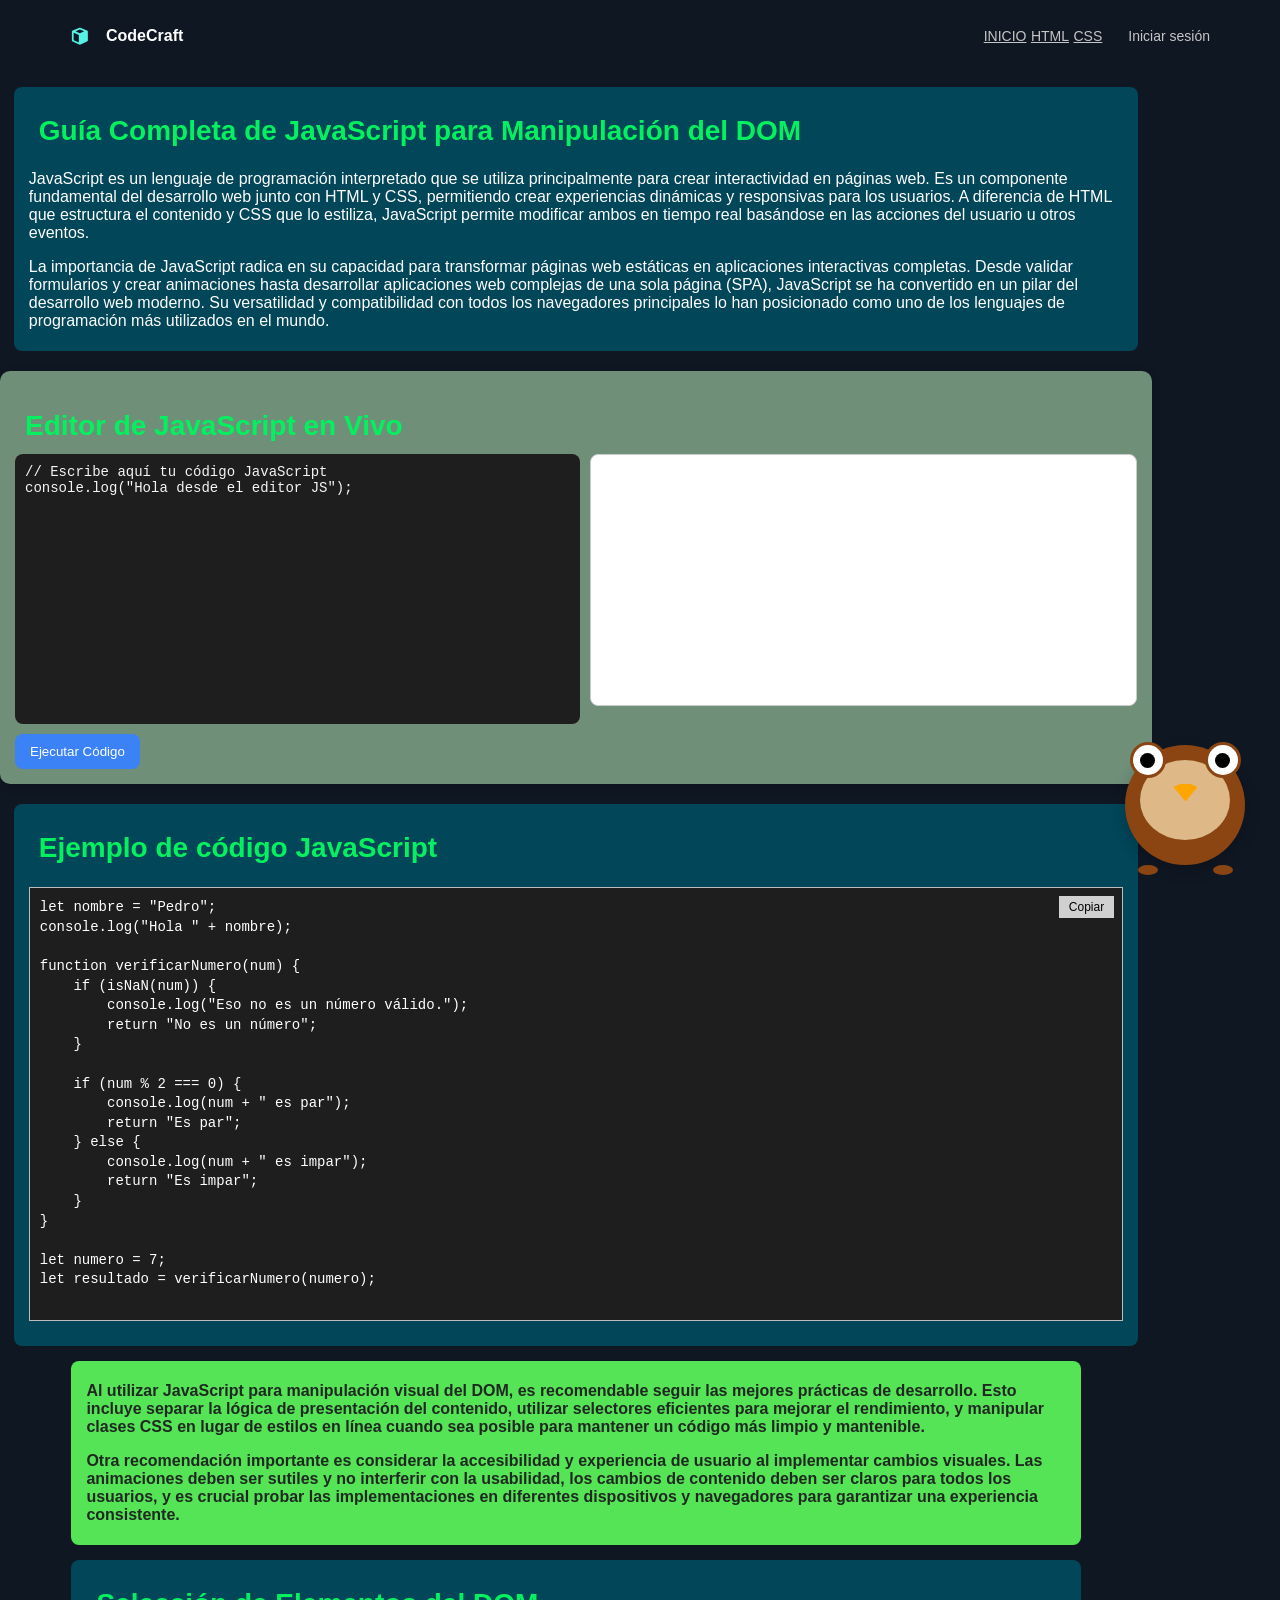
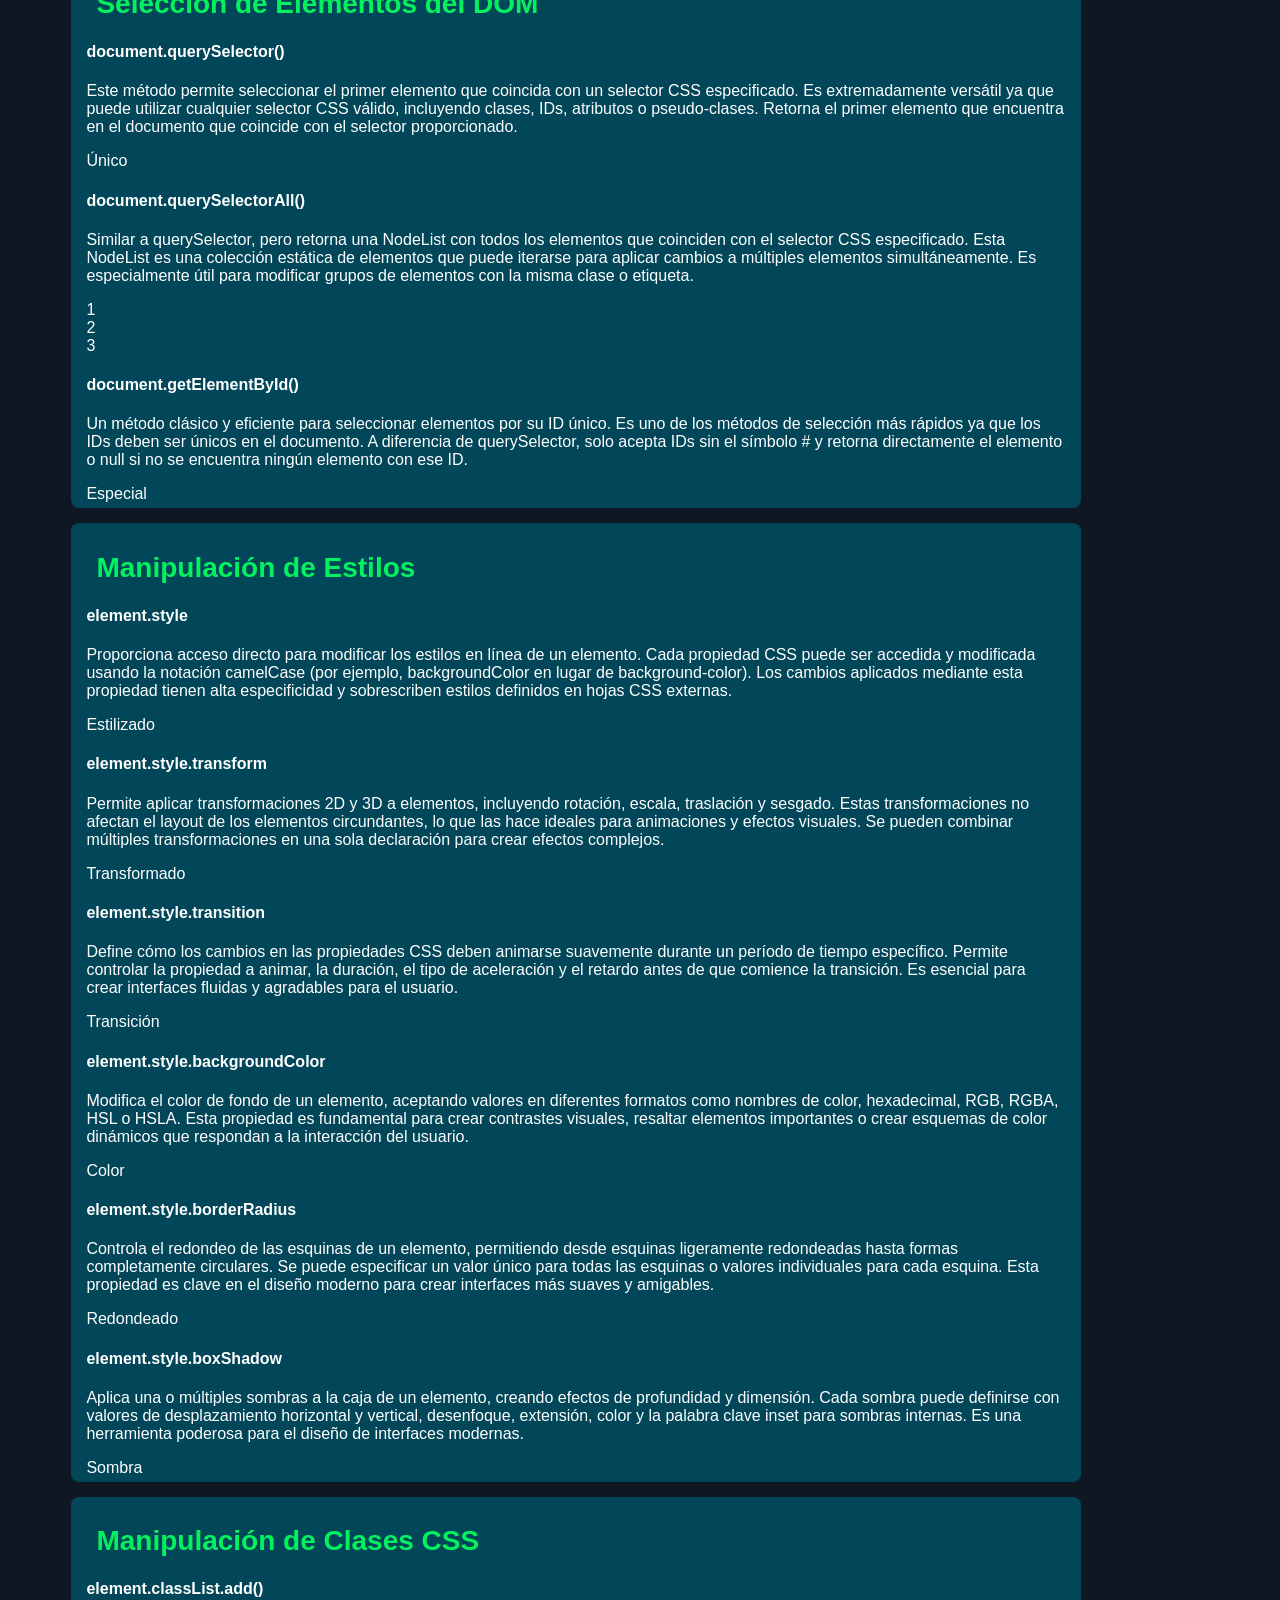
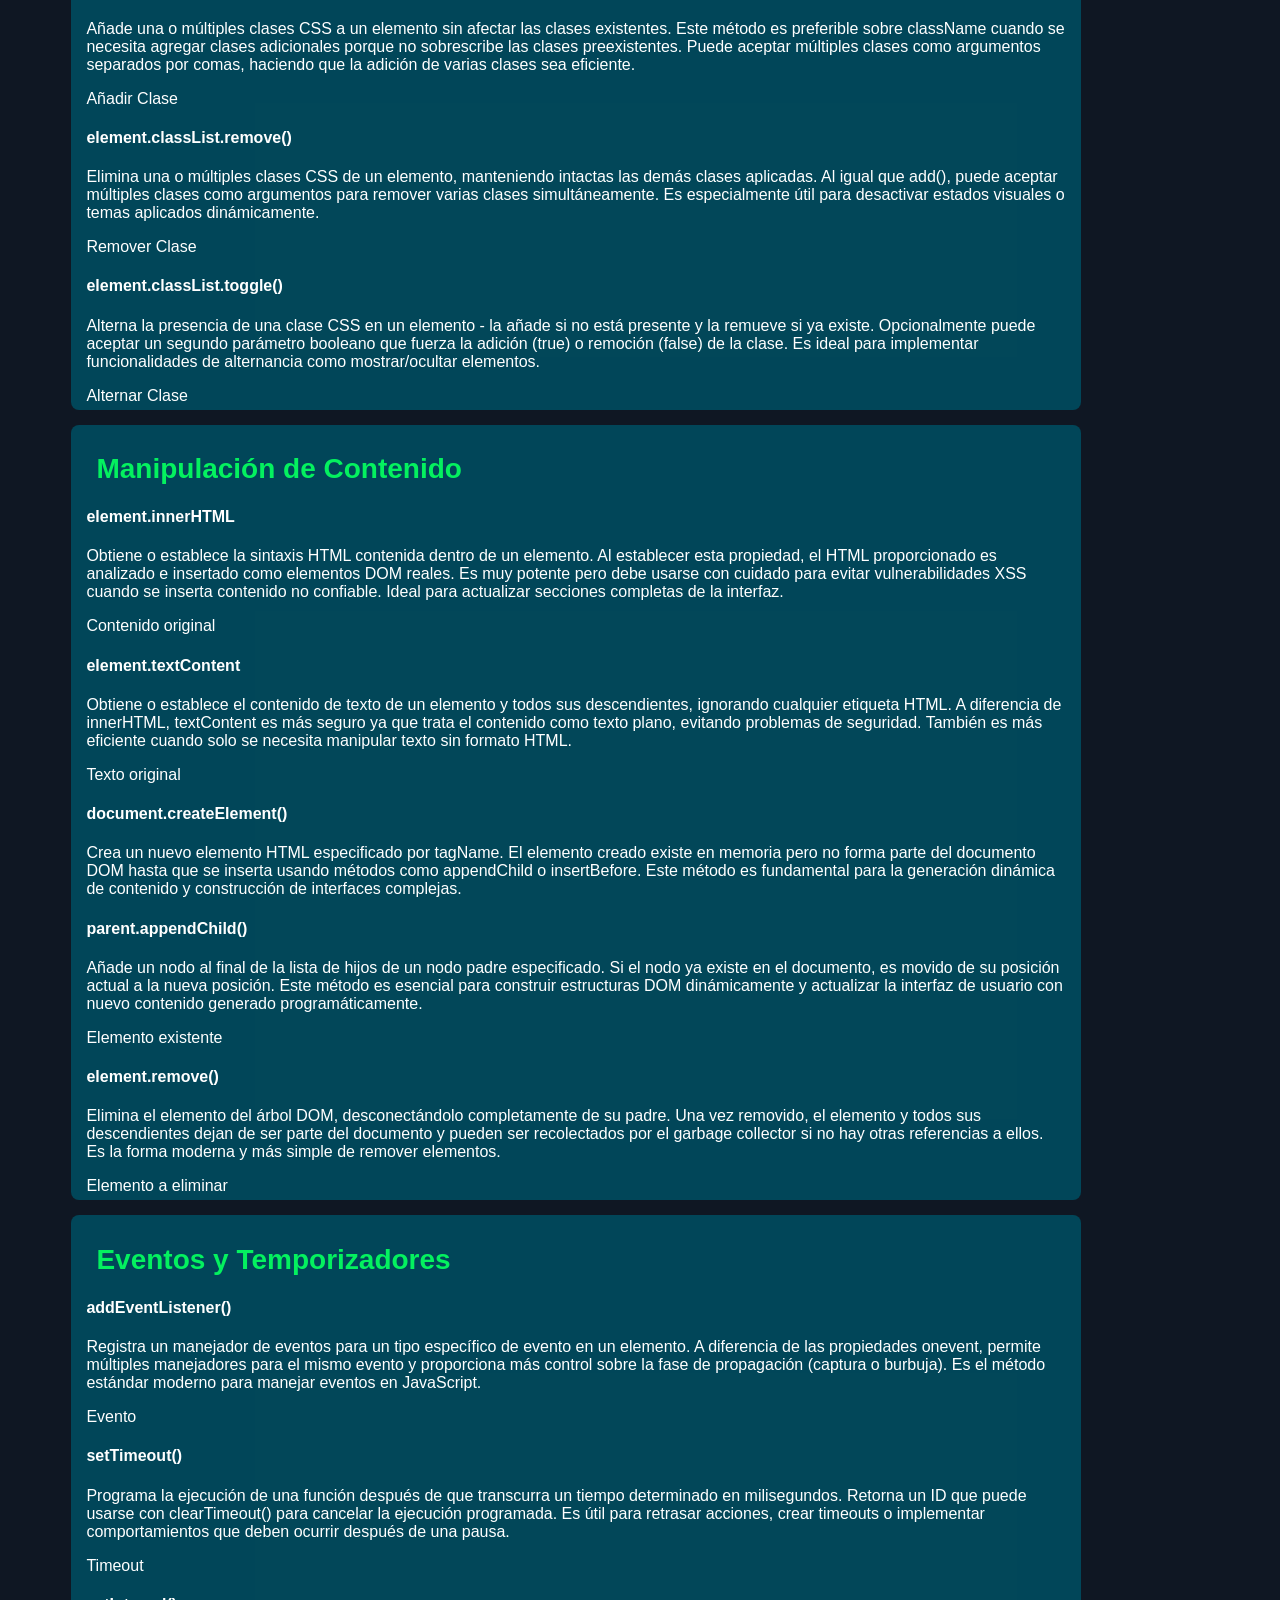
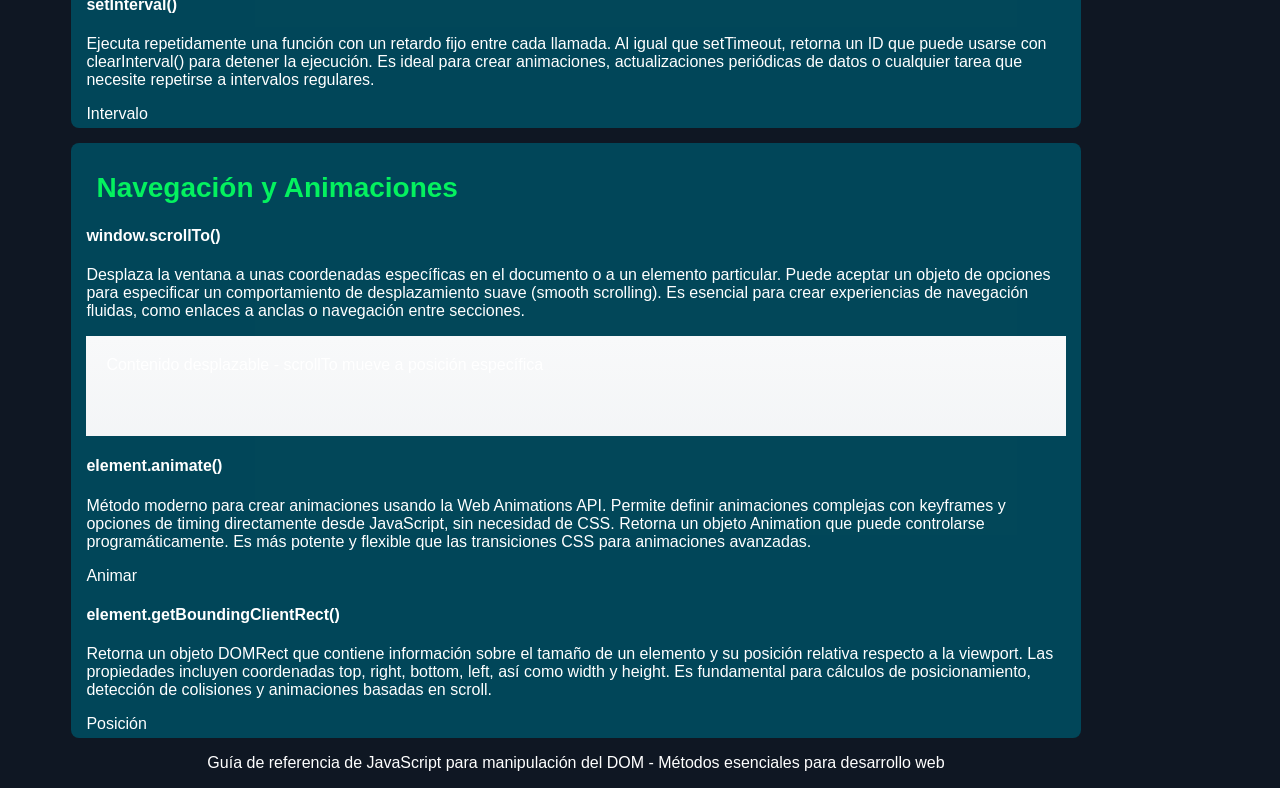
<file: PaginaJavaScript.html>
<!DOCTYPE html>
<html lang="es">
<head>
    <meta charset="UTF-8">
    <meta name="viewport" content="width=device-width, initial-scale=1.0">
    <title>Guía Completa de JavaScript para Manipulación del DOM</title>
    <link rel="stylesheet" href="css/style.css">
    <link rel="stylesheet" href="css/styleeditor.css">
<body>
    <!-- ===== HEADER ===== -->
    <header class="header container">
        <div class="brand">
            <img src="imagen/cube.png" alt="logo" class="logo-img">
            <div class="logo-box"></div>
            CodeCraft
        </div>

        <nav>
            <div class="Lista de enlaces">
            <a href="index.html">INICIO</a>
            <a href="sechtml-1.html">HTML</a>
            <a href="seccss.html">CSS</a>
            </div>
            <button class="cta">Iniciar sesión</button>
        </nav> 
    </header>

    <main class="main-content">
        <section class="intro">
            <h1>Guía Completa de JavaScript para Manipulación del DOM</h1>
    
            <p>JavaScript es un lenguaje de programación interpretado que se utiliza principalmente para crear interactividad en páginas web. Es un componente fundamental del desarrollo web junto con HTML y CSS, permitiendo crear experiencias dinámicas y responsivas para los usuarios. A diferencia de HTML que estructura el contenido y CSS que lo estiliza, JavaScript permite modificar ambos en tiempo real basándose en las acciones del usuario u otros eventos.</p>
            
            <p>La importancia de JavaScript radica en su capacidad para transformar páginas web estáticas en aplicaciones interactivas completas. Desde validar formularios y crear animaciones hasta desarrollar aplicaciones web complejas de una sola página (SPA), JavaScript se ha convertido en un pilar del desarrollo web moderno. Su versatilidad y compatibilidad con todos los navegadores principales lo han posicionado como uno de los lenguajes de programación más utilizados en el mundo.</p>
        </section>

<!--Este es editor en linea-->
        <section class="mini-editor">
    <h2>Editor de JavaScript en Vivo</h2>

    <div class="editor-contenedor">

        
        <textarea id="editorCodigo" spellcheck="false">
// Escribe aquí tu código JavaScript
console.log("Hola desde el editor JS");
        </textarea>

        <iframe id="editorSalida"></iframe>
    </div>

   
    <button id="btnEjecutar">Ejecutar Código</button>
</section>

<script src="js/editor.js"></script>

<section class="intro">
    <h2>Ejemplo de código JavaScript</h2>

    <div class="codebox">
        <button class="copy-btn" data-code="code1">Copiar</button>
        <pre id="code1" class="code-content">
let nombre = "Pedro";
console.log("Hola " + nombre);

function verificarNumero(num) {
    if (isNaN(num)) {
        console.log("Eso no es un número válido.");
        return "No es un número";
    }

    if (num % 2 === 0) {
        console.log(num + " es par");
        return "Es par";
    } else {
        console.log(num + " es impar");
        return "Es impar";
    }
}

let numero = 7;
let resultado = verificarNumero(numero);
        </pre>
    </div>
</section>

</div>
        
        <section class="recommendations">
            <p>Al utilizar JavaScript para manipulación visual del DOM, es recomendable seguir las mejores prácticas de desarrollo. Esto incluye separar la lógica de presentación del contenido, utilizar selectores eficientes para mejorar el rendimiento, y manipular clases CSS en lugar de estilos en línea cuando sea posible para mantener un código más limpio y mantenible.</p>
            
            <p>Otra recomendación importante es considerar la accesibilidad y experiencia de usuario al implementar cambios visuales. Las animaciones deben ser sutiles y no interferir con la usabilidad, los cambios de contenido deben ser claros para todos los usuarios, y es crucial probar las implementaciones en diferentes dispositivos y navegadores para garantizar una experiencia consistente.</p>
        </section>
        
        <!-- Selección de Elementos -->
        <section class="category">
            <h2>Selección de Elementos del DOM</h2>
            <div class="method-grid">
                <div class="method-card">
                    <h4>document.querySelector()</h4>
                    <p>Este método permite seleccionar el primer elemento que coincida con un selector CSS especificado. Es extremadamente versátil ya que puede utilizar cualquier selector CSS válido, incluyendo clases, IDs, atributos o pseudo-clases. Retorna el primer elemento que encuentra en el documento que coincide con el selector proporcionado.</p>
                    <div class="visual-example">
                        <div class="example-element" id="uniqueElement">Único</div>
                    </div>
                </div>
                
                <div class="method-card">
                    <h4>document.querySelectorAll()</h4>
                    <p>Similar a querySelector, pero retorna una NodeList con todos los elementos que coinciden con el selector CSS especificado. Esta NodeList es una colección estática de elementos que puede iterarse para aplicar cambios a múltiples elementos simultáneamente. Es especialmente útil para modificar grupos de elementos con la misma clase o etiqueta.</p>
                    <div class="visual-example">
                        <div class="example-element same-class">1</div>
                        <div class="example-element same-class">2</div>
                        <div class="example-element same-class">3</div>
                    </div>
                </div>
                
                <div class="method-card">
                    <h4>document.getElementById()</h4>
                    <p>Un método clásico y eficiente para seleccionar elementos por su ID único. Es uno de los métodos de selección más rápidos ya que los IDs deben ser únicos en el documento. A diferencia de querySelector, solo acepta IDs sin el símbolo # y retorna directamente el elemento o null si no se encuentra ningún elemento con ese ID.</p>
                    <div class="visual-example">
                        <div class="example-element" id="specialBox">Especial</div>
                    </div>
                </div>
            </div>
        </section>
        
        <!-- Manipulación de Estilos -->
        <section class="category">
            <h2>Manipulación de Estilos</h2>
            <div class="method-grid">
                <div class="method-card">
                    <h4>element.style</h4>
                    <p>Proporciona acceso directo para modificar los estilos en línea de un elemento. Cada propiedad CSS puede ser accedida y modificada usando la notación camelCase (por ejemplo, backgroundColor en lugar de background-color). Los cambios aplicados mediante esta propiedad tienen alta especificidad y sobrescriben estilos definidos en hojas CSS externas.</p>
                    <div class="visual-example">
                        <div class="example-element" id="styledBox">Estilizado</div>
                    </div>
                </div>
                
                <div class="method-card">
                    <h4>element.style.transform</h4>
                    <p>Permite aplicar transformaciones 2D y 3D a elementos, incluyendo rotación, escala, traslación y sesgado. Estas transformaciones no afectan el layout de los elementos circundantes, lo que las hace ideales para animaciones y efectos visuales. Se pueden combinar múltiples transformaciones en una sola declaración para crear efectos complejos.</p>
                    <div class="visual-example">
                        <div class="example-element" id="transformedBox">Transformado</div>
                    </div>
                </div>
                
                <div class="method-card">
                    <h4>element.style.transition</h4>
                    <p>Define cómo los cambios en las propiedades CSS deben animarse suavemente durante un período de tiempo específico. Permite controlar la propiedad a animar, la duración, el tipo de aceleración y el retardo antes de que comience la transición. Es esencial para crear interfaces fluidas y agradables para el usuario.</p>
                    <div class="visual-example">
                        <div class="example-element" id="transitionBox">Transición</div>
                    </div>
                </div>
                
                <div class="method-card">
                    <h4>element.style.backgroundColor</h4>
                    <p>Modifica el color de fondo de un elemento, aceptando valores en diferentes formatos como nombres de color, hexadecimal, RGB, RGBA, HSL o HSLA. Esta propiedad es fundamental para crear contrastes visuales, resaltar elementos importantes o crear esquemas de color dinámicos que respondan a la interacción del usuario.</p>
                    <div class="visual-example">
                        <div class="example-element" id="coloredBox">Color</div>
                    </div>
                </div>
                
                <div class="method-card">
                    <h4>element.style.borderRadius</h4>
                    <p>Controla el redondeo de las esquinas de un elemento, permitiendo desde esquinas ligeramente redondeadas hasta formas completamente circulares. Se puede especificar un valor único para todas las esquinas o valores individuales para cada esquina. Esta propiedad es clave en el diseño moderno para crear interfaces más suaves y amigables.</p>
                    <div class="visual-example">
                        <div class="example-element" id="roundedBox">Redondeado</div>
                    </div>
                </div>
                
                <div class="method-card">
                    <h4>element.style.boxShadow</h4>
                    <p>Aplica una o múltiples sombras a la caja de un elemento, creando efectos de profundidad y dimensión. Cada sombra puede definirse con valores de desplazamiento horizontal y vertical, desenfoque, extensión, color y la palabra clave inset para sombras internas. Es una herramienta poderosa para el diseño de interfaces modernas.</p>
                    <div class="visual-example">
                        <div class="example-element" id="shadowBox">Sombra</div>
                    </div>
                </div>
            </div>
        </section>
        
        <!-- Manipulación de Clases CSS -->
        <section class="category">
            <h2>Manipulación de Clases CSS</h2>
            <div class="method-grid">
                <div class="method-card">
                    <h4>element.classList.add()</h4>
                    <p>Añade una o múltiples clases CSS a un elemento sin afectar las clases existentes. Este método es preferible sobre className cuando se necesita agregar clases adicionales porque no sobrescribe las clases preexistentes. Puede aceptar múltiples clases como argumentos separados por comas, haciendo que la adición de varias clases sea eficiente.</p>
                    <div class="visual-example">
                        <div class="example-element" id="classAddExample">Añadir Clase</div>
                    </div>
                </div>
                
                <div class="method-card">
                    <h4>element.classList.remove()</h4>
                    <p>Elimina una o múltiples clases CSS de un elemento, manteniendo intactas las demás clases aplicadas. Al igual que add(), puede aceptar múltiples clases como argumentos para remover varias clases simultáneamente. Es especialmente útil para desactivar estados visuales o temas aplicados dinámicamente.</p>
                    <div class="visual-example">
                        <div class="example-element active-state" id="classRemoveExample">Remover Clase</div>
                    </div>
                </div>
                
                <div class="method-card">
                    <h4>element.classList.toggle()</h4>
                    <p>Alterna la presencia de una clase CSS en un elemento - la añade si no está presente y la remueve si ya existe. Opcionalmente puede aceptar un segundo parámetro booleano que fuerza la adición (true) o remoción (false) de la clase. Es ideal para implementar funcionalidades de alternancia como mostrar/ocultar elementos.</p>
                    <div class="visual-example">
                        <div class="example-element" id="classToggleExample">Alternar Clase</div>
                    </div>
                </div>
            </div>
        </section>
        
        <!-- Manipulación de Contenido -->
        <section class="category">
            <h2>Manipulación de Contenido</h2>
            <div class="method-grid">
                <div class="method-card">
                    <h4>element.innerHTML</h4>
                    <p>Obtiene o establece la sintaxis HTML contenida dentro de un elemento. Al establecer esta propiedad, el HTML proporcionado es analizado e insertado como elementos DOM reales. Es muy potente pero debe usarse con cuidado para evitar vulnerabilidades XSS cuando se inserta contenido no confiable. Ideal para actualizar secciones completas de la interfaz.</p>
                    <div class="visual-example">
                        <div id="innerHTMLExample" class="example-text">Contenido original</div>
                    </div>
                </div>
                
                <div class="method-card">
                    <h4>element.textContent</h4>
                    <p>Obtiene o establece el contenido de texto de un elemento y todos sus descendientes, ignorando cualquier etiqueta HTML. A diferencia de innerHTML, textContent es más seguro ya que trata el contenido como texto plano, evitando problemas de seguridad. También es más eficiente cuando solo se necesita manipular texto sin formato HTML.</p>
                    <div class="visual-example">
                        <div id="textContentExample" class="example-text">Texto original</div>
                    </div>
                </div>
                
                <div class="method-card">
                    <h4>document.createElement()</h4>
                    <p>Crea un nuevo elemento HTML especificado por tagName. El elemento creado existe en memoria pero no forma parte del documento DOM hasta que se inserta usando métodos como appendChild o insertBefore. Este método es fundamental para la generación dinámica de contenido y construcción de interfaces complejas.</p>
                    <div class="visual-example" id="createElementExample">
                        <!-- Elemento creado dinámicamente -->
                    </div>
                </div>
                
                <div class="method-card">
                    <h4>parent.appendChild()</h4>
                    <p>Añade un nodo al final de la lista de hijos de un nodo padre especificado. Si el nodo ya existe en el documento, es movido de su posición actual a la nueva posición. Este método es esencial para construir estructuras DOM dinámicamente y actualizar la interfaz de usuario con nuevo contenido generado programáticamente.</p>
                    <div class="visual-example" id="appendChildExample">
                        <div class="example-element">Elemento existente</div>
                    </div>
                </div>
                
                <div class="method-card">
                    <h4>element.remove()</h4>
                    <p>Elimina el elemento del árbol DOM, desconectándolo completamente de su padre. Una vez removido, el elemento y todos sus descendientes dejan de ser parte del documento y pueden ser recolectados por el garbage collector si no hay otras referencias a ellos. Es la forma moderna y más simple de remover elementos.</p>
                    <div class="visual-example">
                        <div class="example-element" id="removeExample">Elemento a eliminar</div>
                    </div>
                </div>
            </div>
        </section>
        
        <!-- Eventos y Temporizadores -->
        <section class="category">
            <h2>Eventos y Temporizadores</h2>
            <div class="method-grid">
                <div class="method-card">
                    <h4>addEventListener()</h4>
                    <p>Registra un manejador de eventos para un tipo específico de evento en un elemento. A diferencia de las propiedades onevent, permite múltiples manejadores para el mismo evento y proporciona más control sobre la fase de propagación (captura o burbuja). Es el método estándar moderno para manejar eventos en JavaScript.</p>
                    <div class="visual-example">
                        <div class="example-element" id="eventExample">Evento</div>
                    </div>
                </div>
                
                <div class="method-card">
                    <h4>setTimeout()</h4>
                    <p>Programa la ejecución de una función después de que transcurra un tiempo determinado en milisegundos. Retorna un ID que puede usarse con clearTimeout() para cancelar la ejecución programada. Es útil para retrasar acciones, crear timeouts o implementar comportamientos que deben ocurrir después de una pausa.</p>
                    <div class="visual-example">
                        <div class="example-element" id="timeoutExample">Timeout</div>
                    </div>
                </div>
                
                <div class="method-card">
                    <h4>setInterval()</h4>
                    <p>Ejecuta repetidamente una función con un retardo fijo entre cada llamada. Al igual que setTimeout, retorna un ID que puede usarse con clearInterval() para detener la ejecución. Es ideal para crear animaciones, actualizaciones periódicas de datos o cualquier tarea que necesite repetirse a intervalos regulares.</p>
                    <div class="visual-example">
                        <div class="example-element" id="intervalExample">Intervalo</div>
                    </div>
                </div>
            </div>
        </section>
        
        <!-- Navegación y Animaciones -->
        <section class="category">
            <h2>Navegación y Animaciones</h2>
            <div class="method-grid">
                <div class="method-card">
                    <h4>window.scrollTo()</h4>
                    <p>Desplaza la ventana a unas coordenadas específicas en el documento o a un elemento particular. Puede aceptar un objeto de opciones para especificar un comportamiento de desplazamiento suave (smooth scrolling). Es esencial para crear experiencias de navegación fluidas, como enlaces a anclas o navegación entre secciones.</p>
                    <div class="visual-example">
                        <div style="height: 100px; overflow-y: scroll; width: 100%;">
                            <div style="height: 300px; padding: 20px; background: linear-gradient(#f8f9fa, #e9ecef);">
                                Contenido desplazable - scrollTo mueve a posición específica
                            </div>
                        </div>
                    </div>
                </div>
                
                <div class="method-card">
                    <h4>element.animate()</h4>
                    <p>Método moderno para crear animaciones usando la Web Animations API. Permite definir animaciones complejas con keyframes y opciones de timing directamente desde JavaScript, sin necesidad de CSS. Retorna un objeto Animation que puede controlarse programáticamente. Es más potente y flexible que las transiciones CSS para animaciones avanzadas.</p>
                    <div class="visual-example">
                        <div class="example-element" id="animateExample">Animar</div>
                    </div>
                </div>
                
                <div class="method-card">
                    <h4>element.getBoundingClientRect()</h4>
                    <p>Retorna un objeto DOMRect que contiene información sobre el tamaño de un elemento y su posición relativa respecto a la viewport. Las propiedades incluyen coordenadas top, right, bottom, left, así como width y height. Es fundamental para cálculos de posicionamiento, detección de colisiones y animaciones basadas en scroll.</p>
                    <div class="visual-example">
                        <div class="example-element" id="rectExample">Posición</div>
                    </div>
                </div>
            </div>
        </section>
        
        <footer>
            <p>Guía de referencia de JavaScript para manipulación del DOM - Métodos esenciales para desarrollo web</p>
        </footer>
    </div>

    <script>
// Script para copiar código
document.addEventListener("click", function(e) {

    if (e.target.classList.contains("copy-btn")) {

        const codeId = e.target.getAttribute("data-code");
        const content = document.getElementById(codeId).innerText;

        navigator.clipboard.writeText(content)
            .then(() => {
                e.target.innerText = "Copiado!";
                setTimeout(() => e.target.innerText = "Copiar", 1200);
            })
            .catch(err => console.error("Error al copiar: ", err));
    }

});
</script>

    <script src = "js/MascotaVirtual.js"></script>
</body>
</html>
</file>
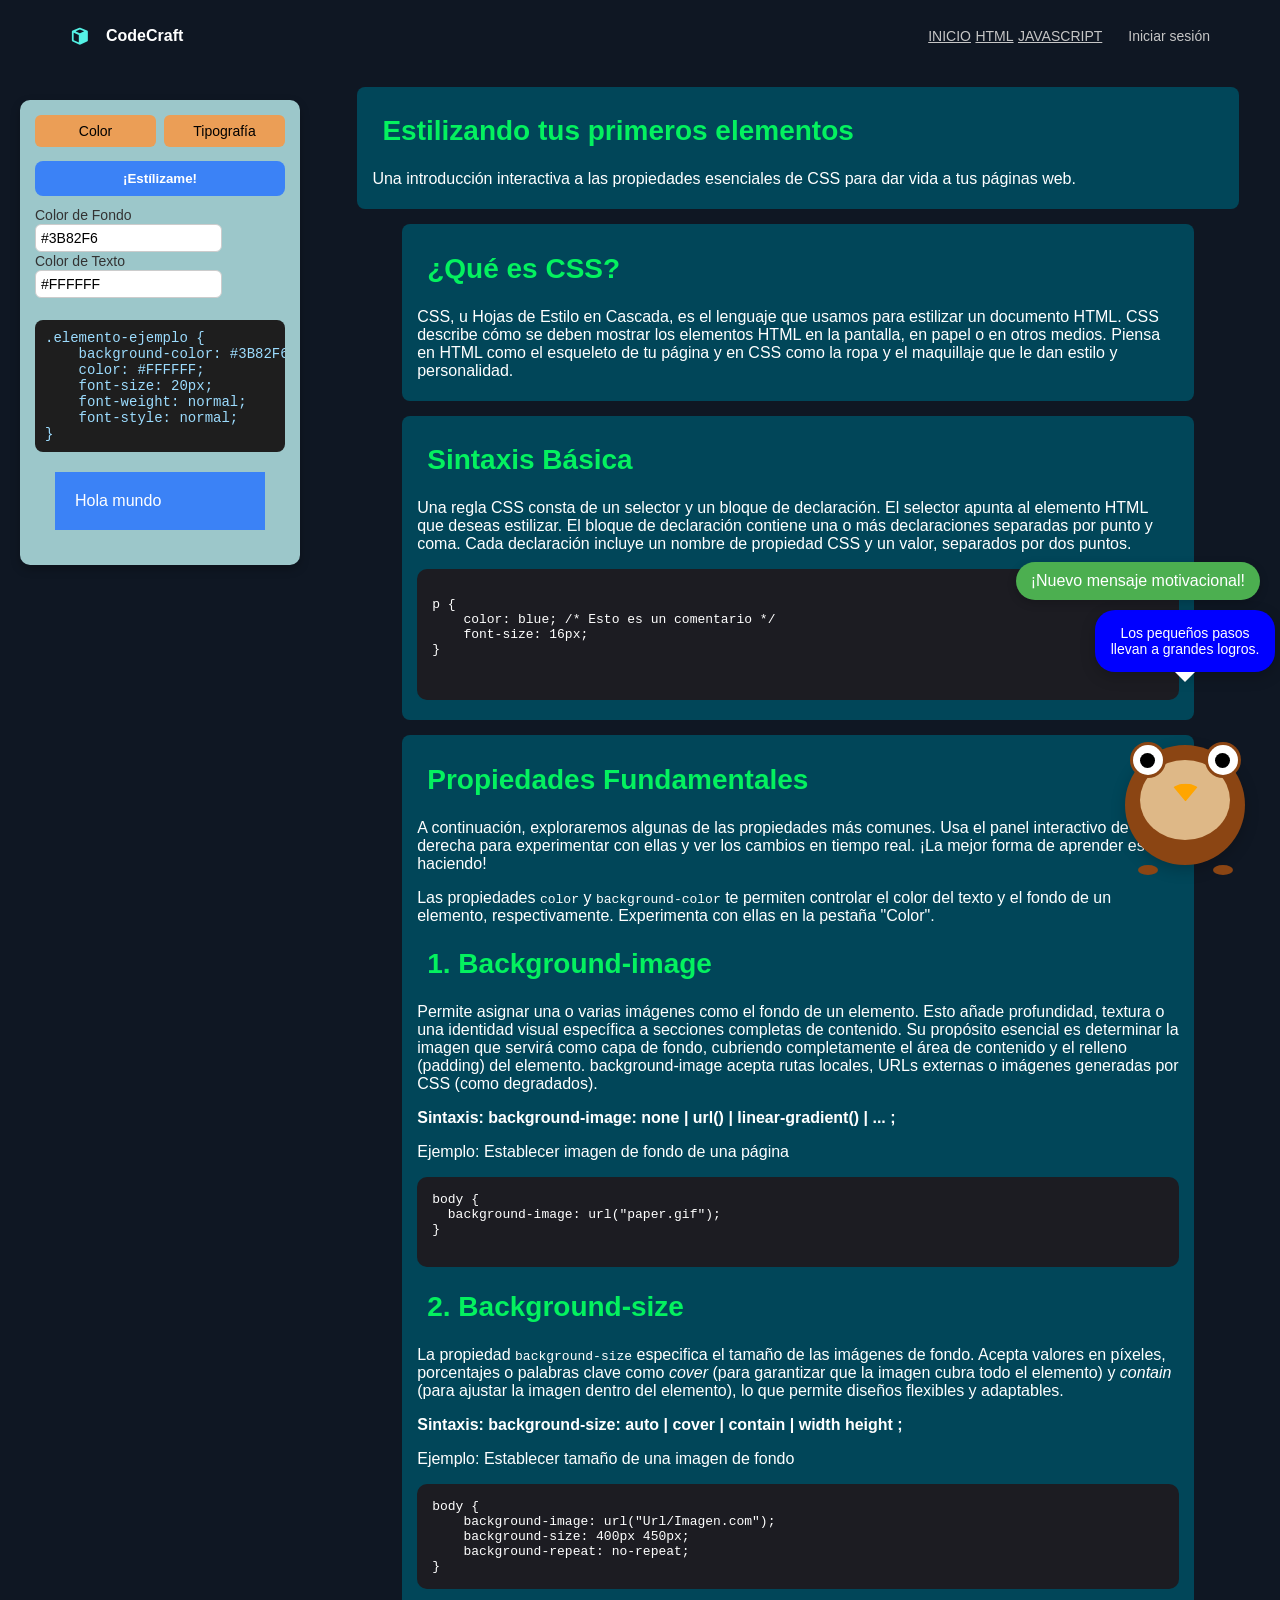
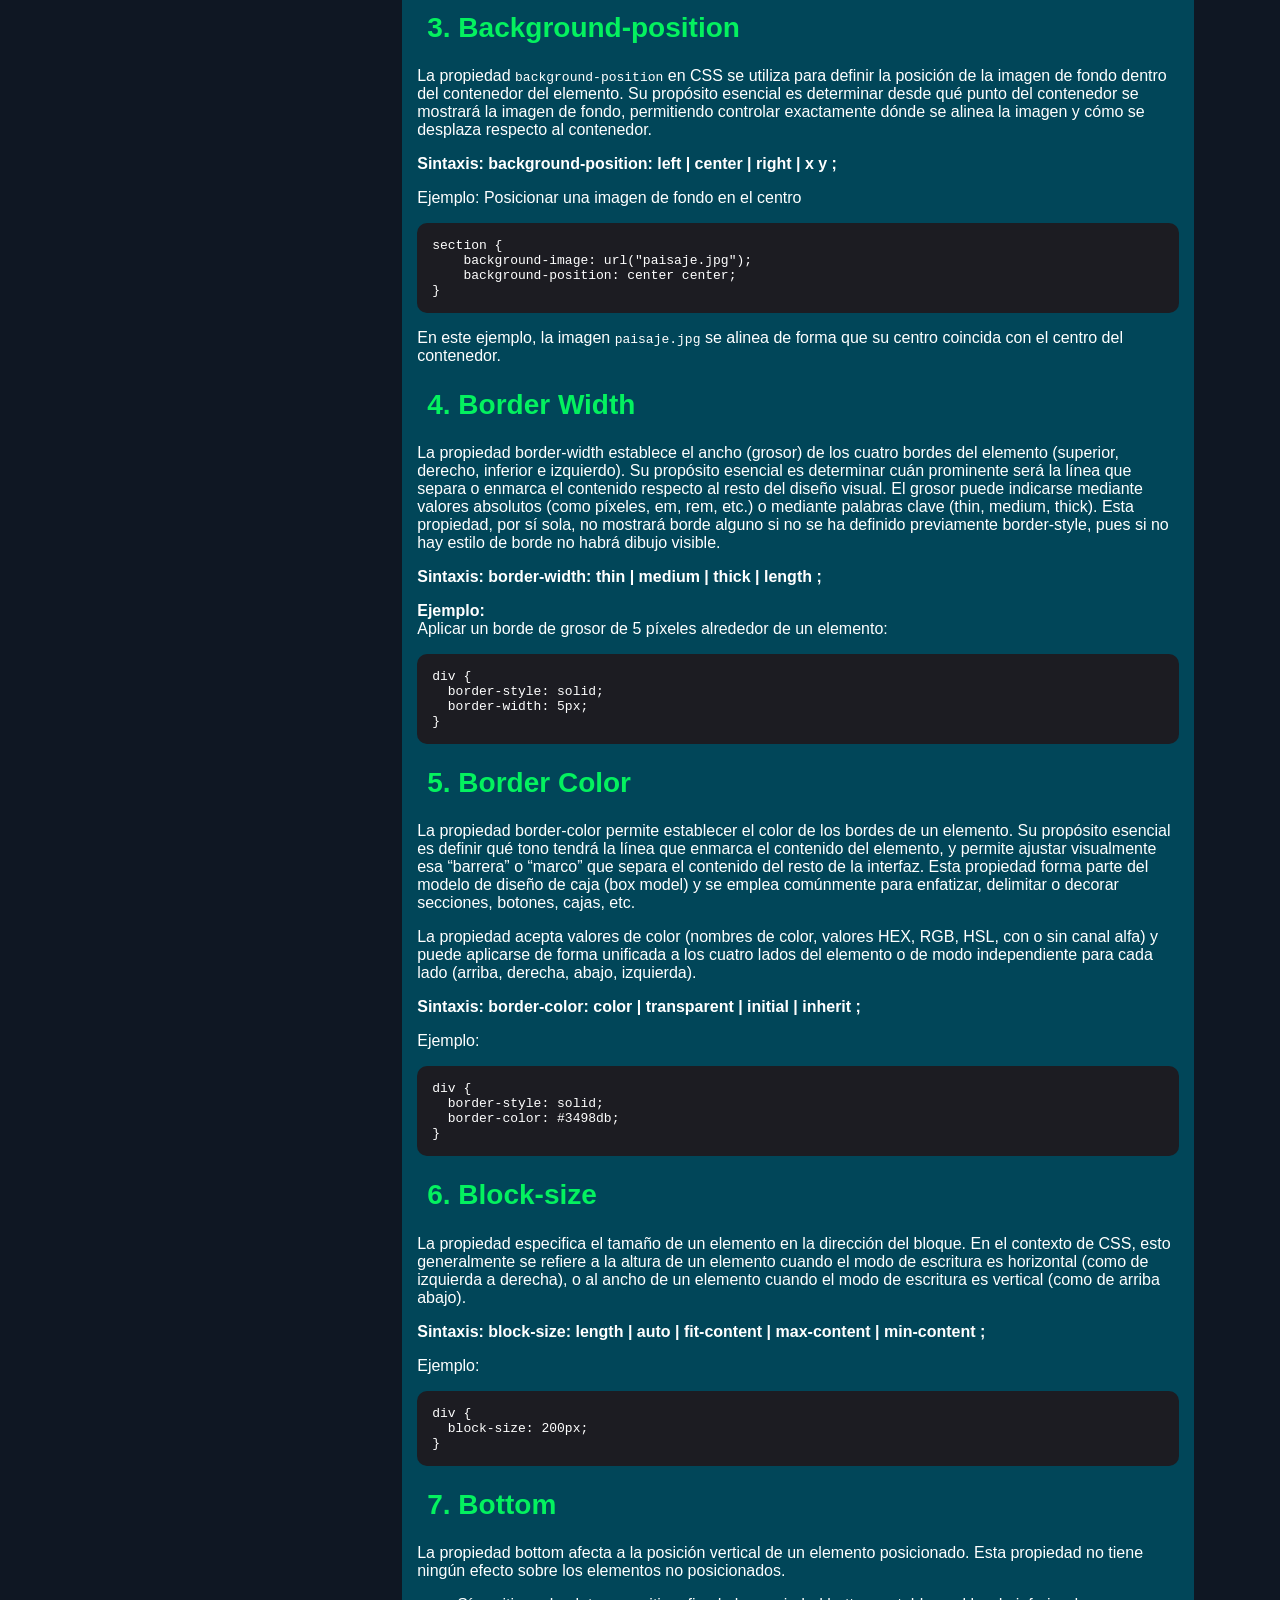
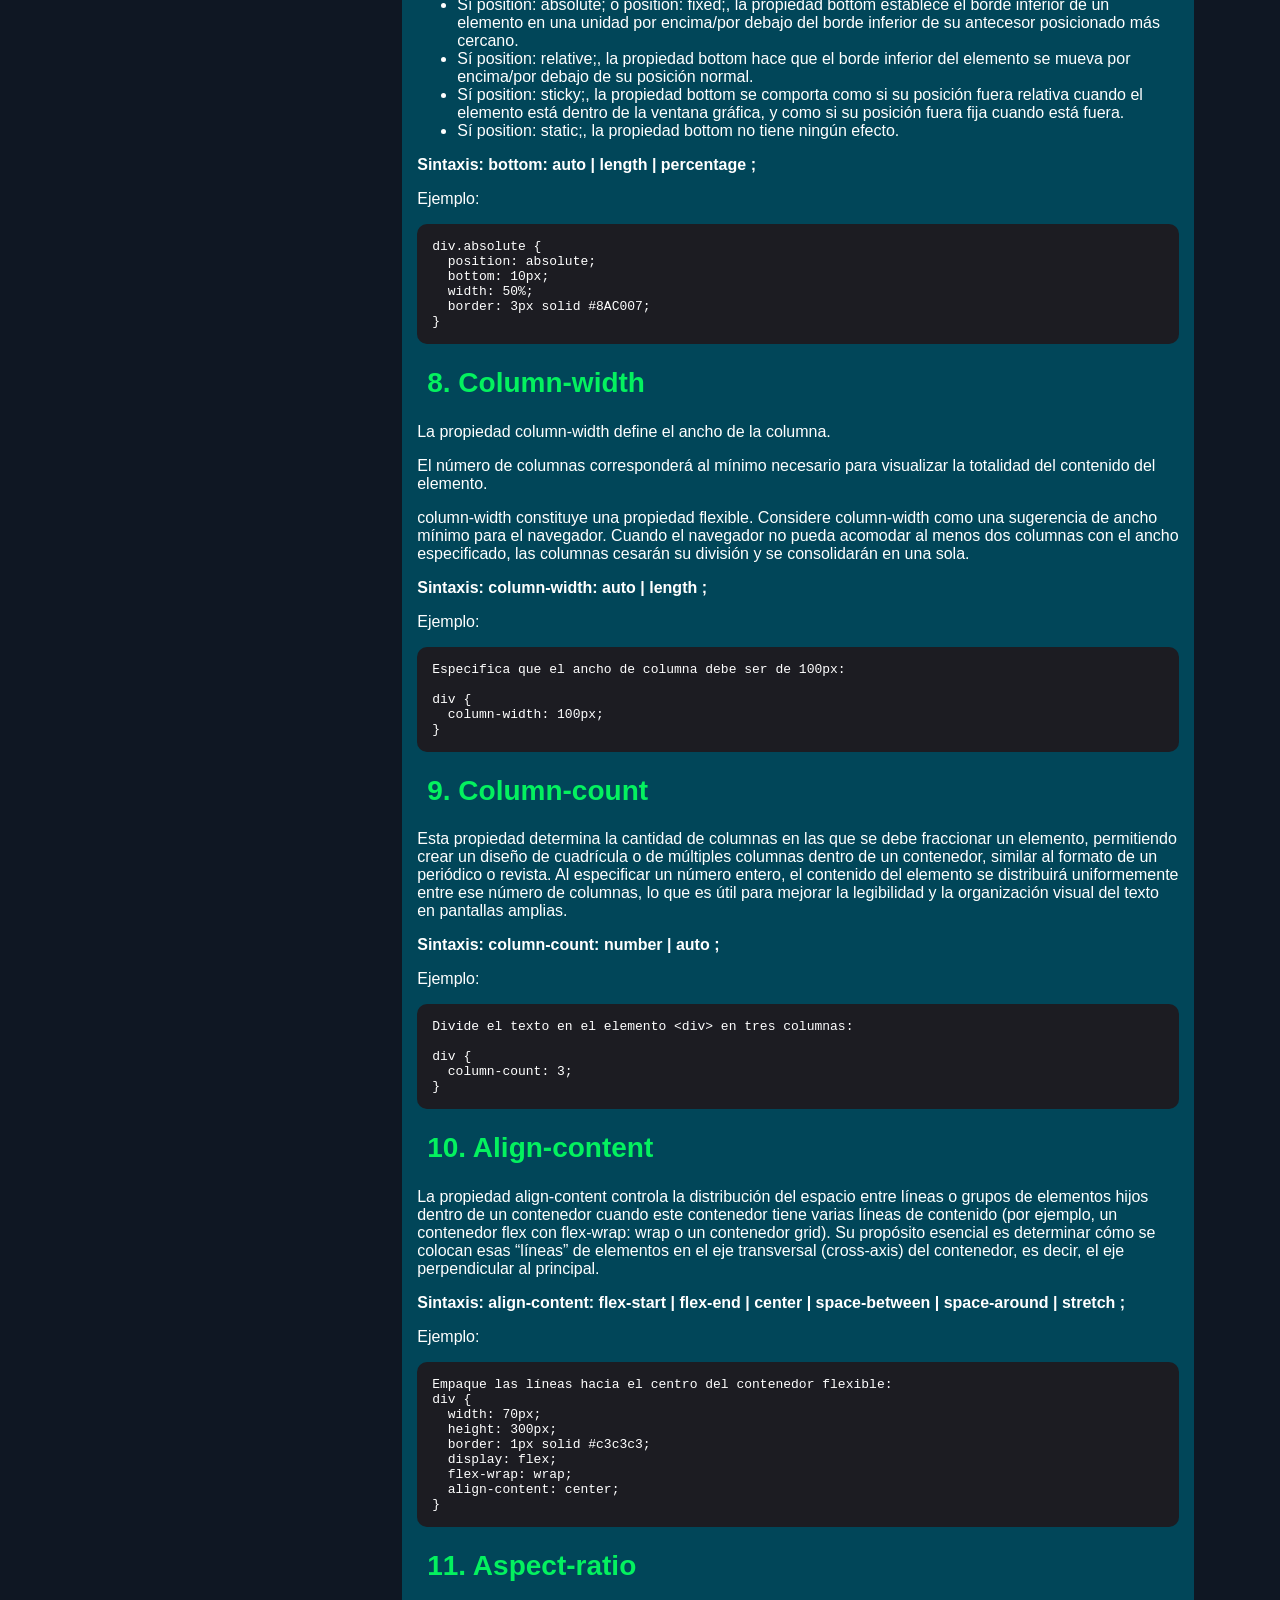
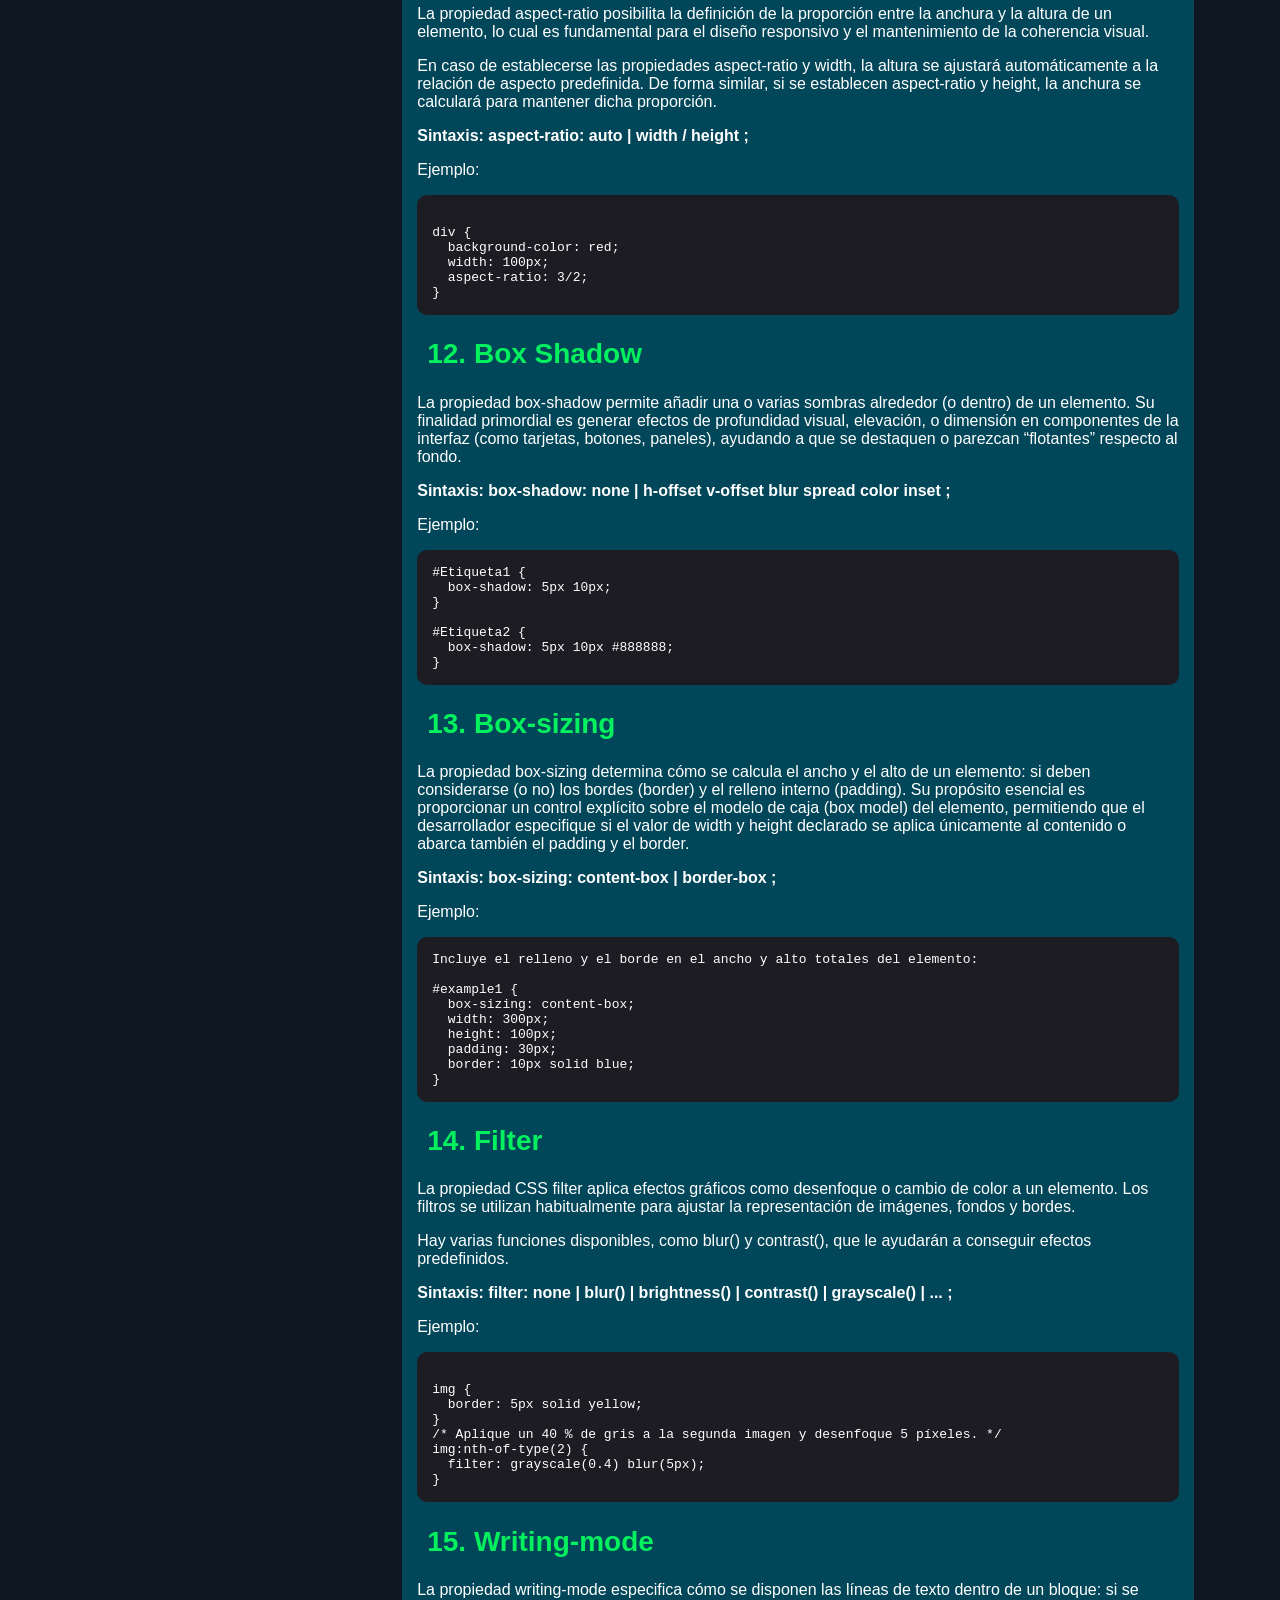
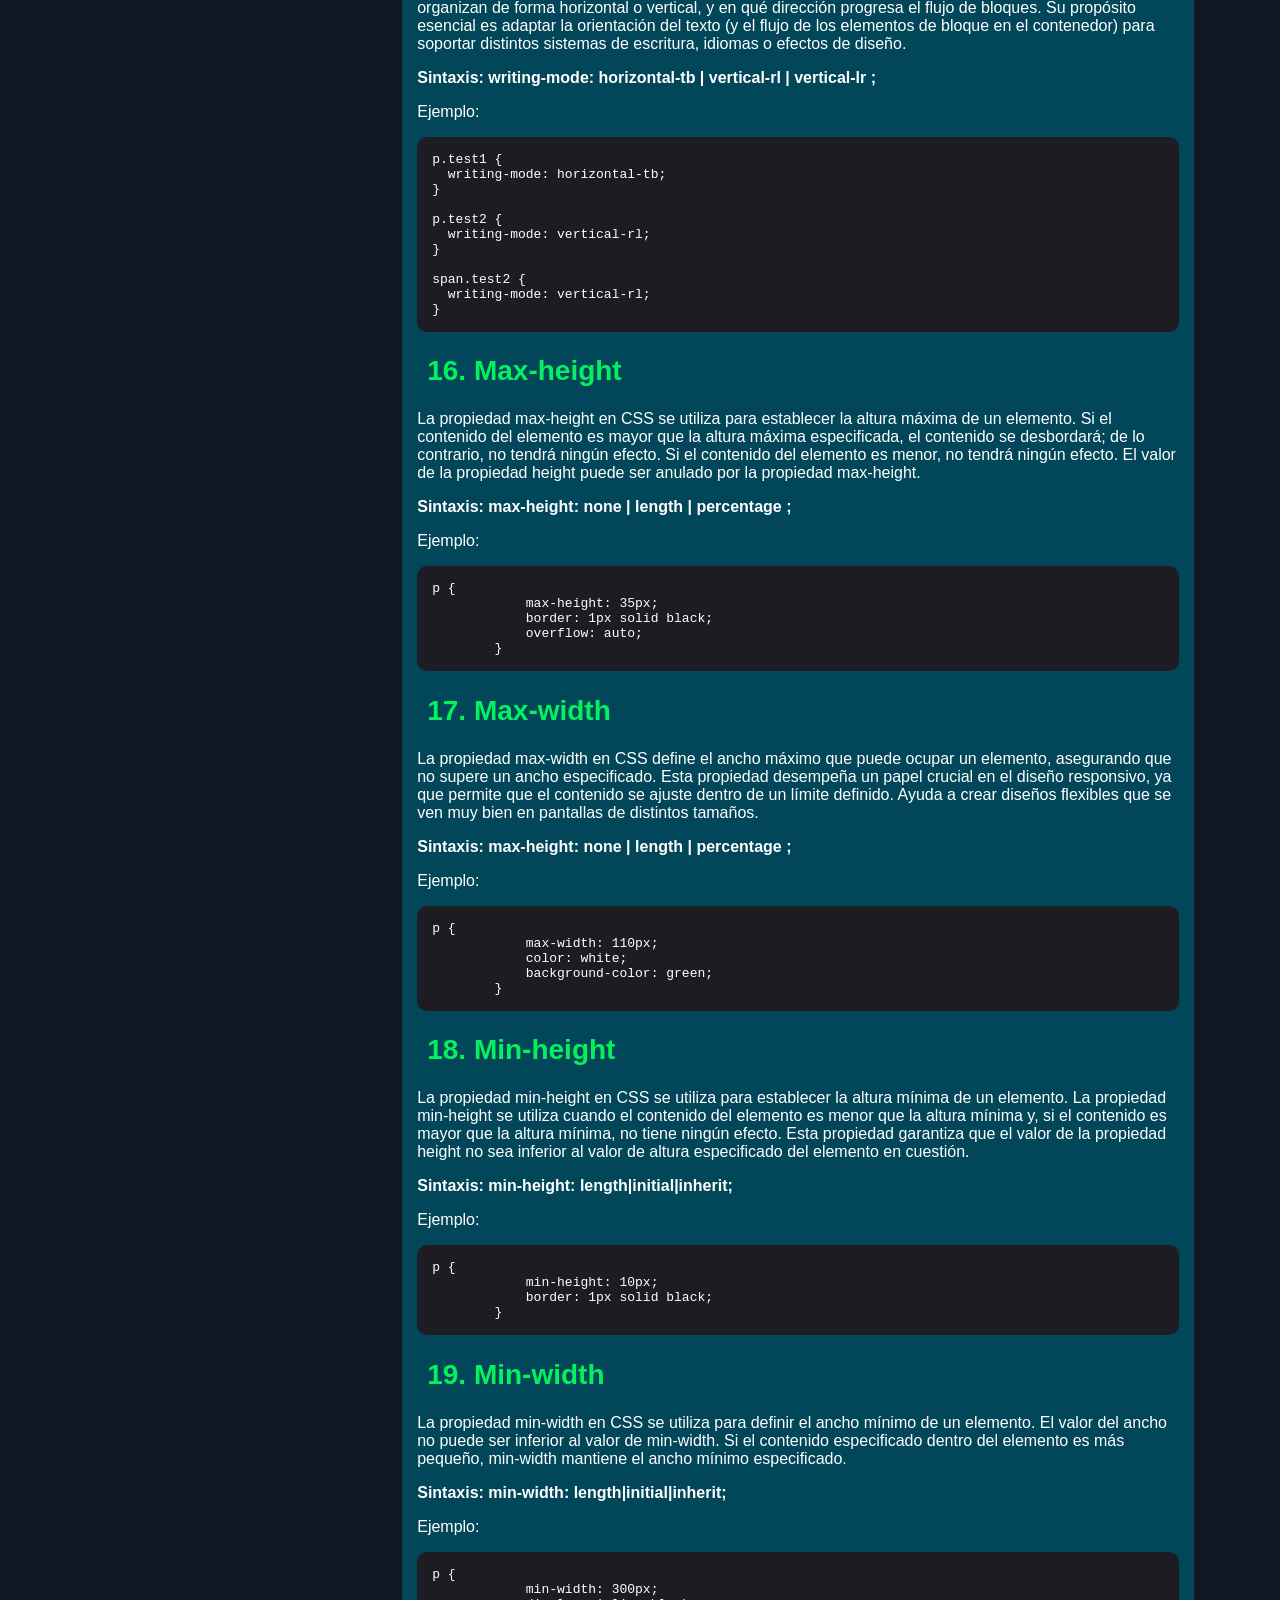
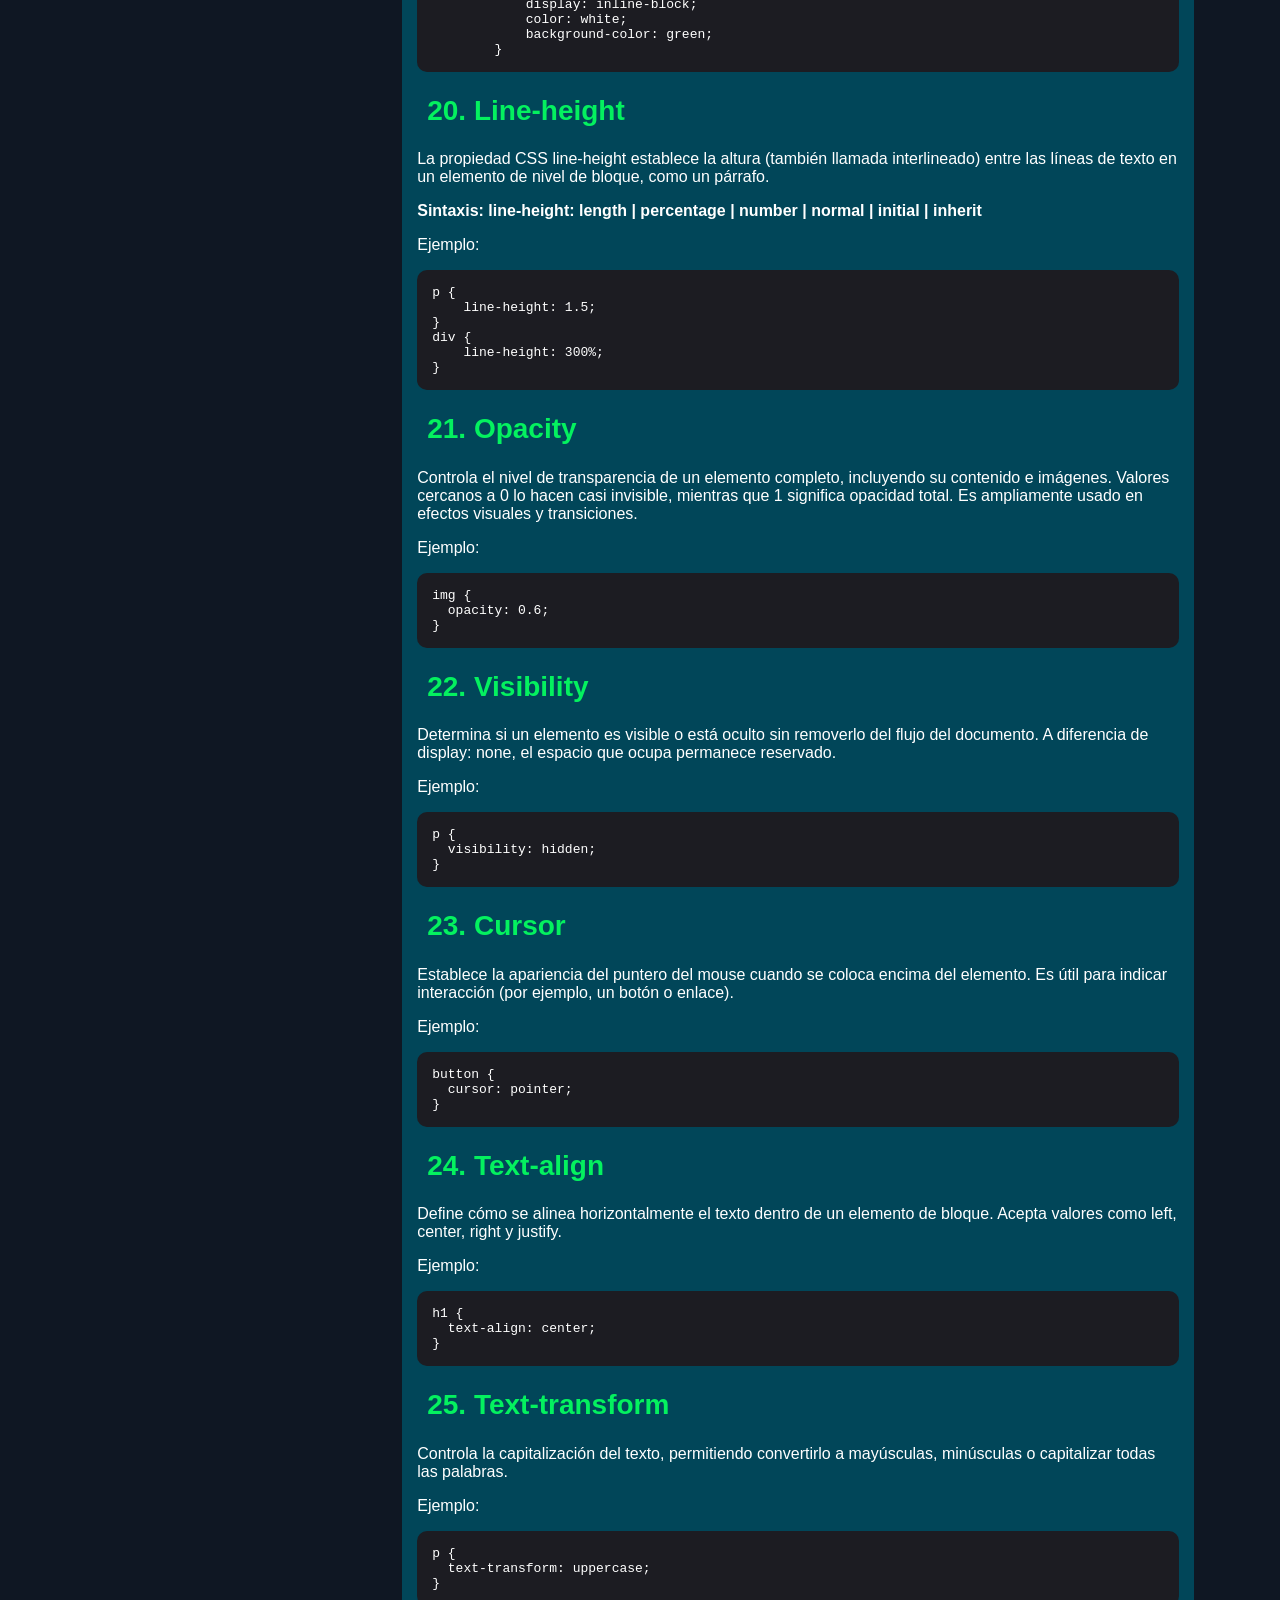
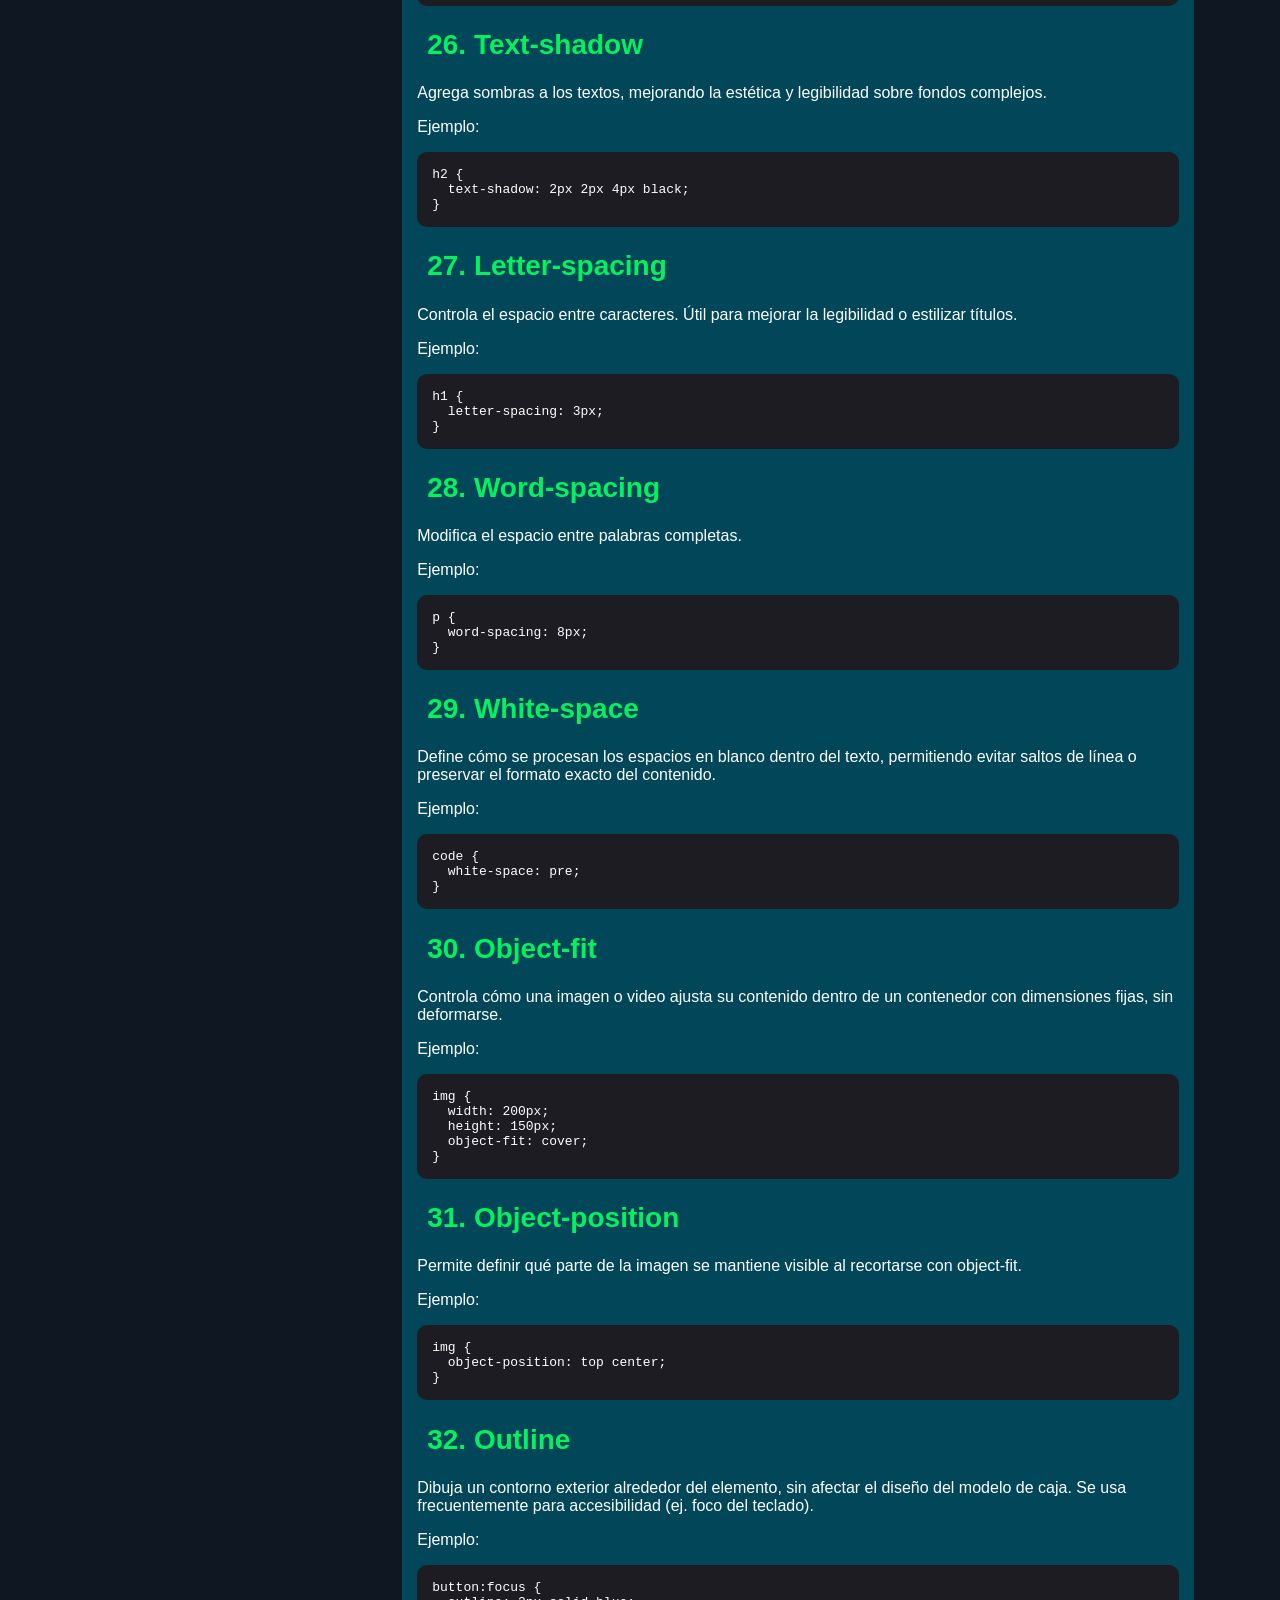
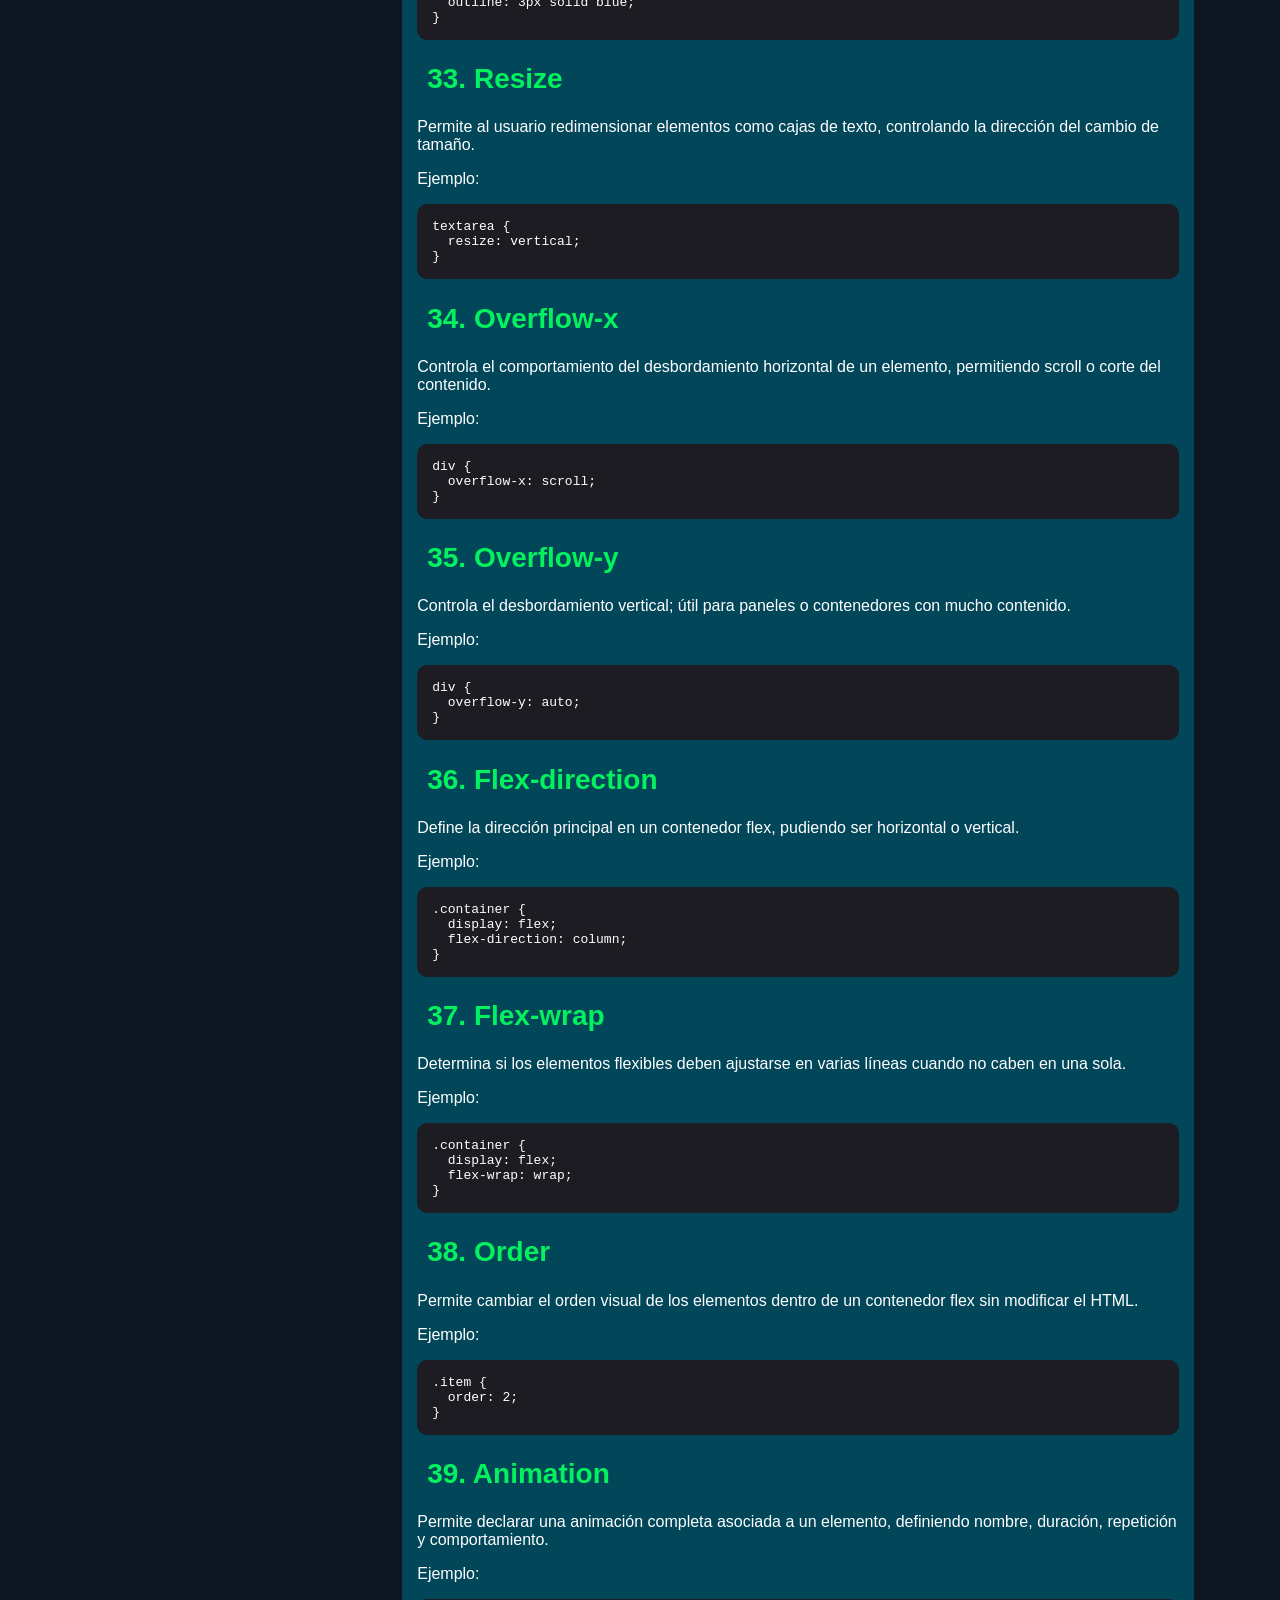
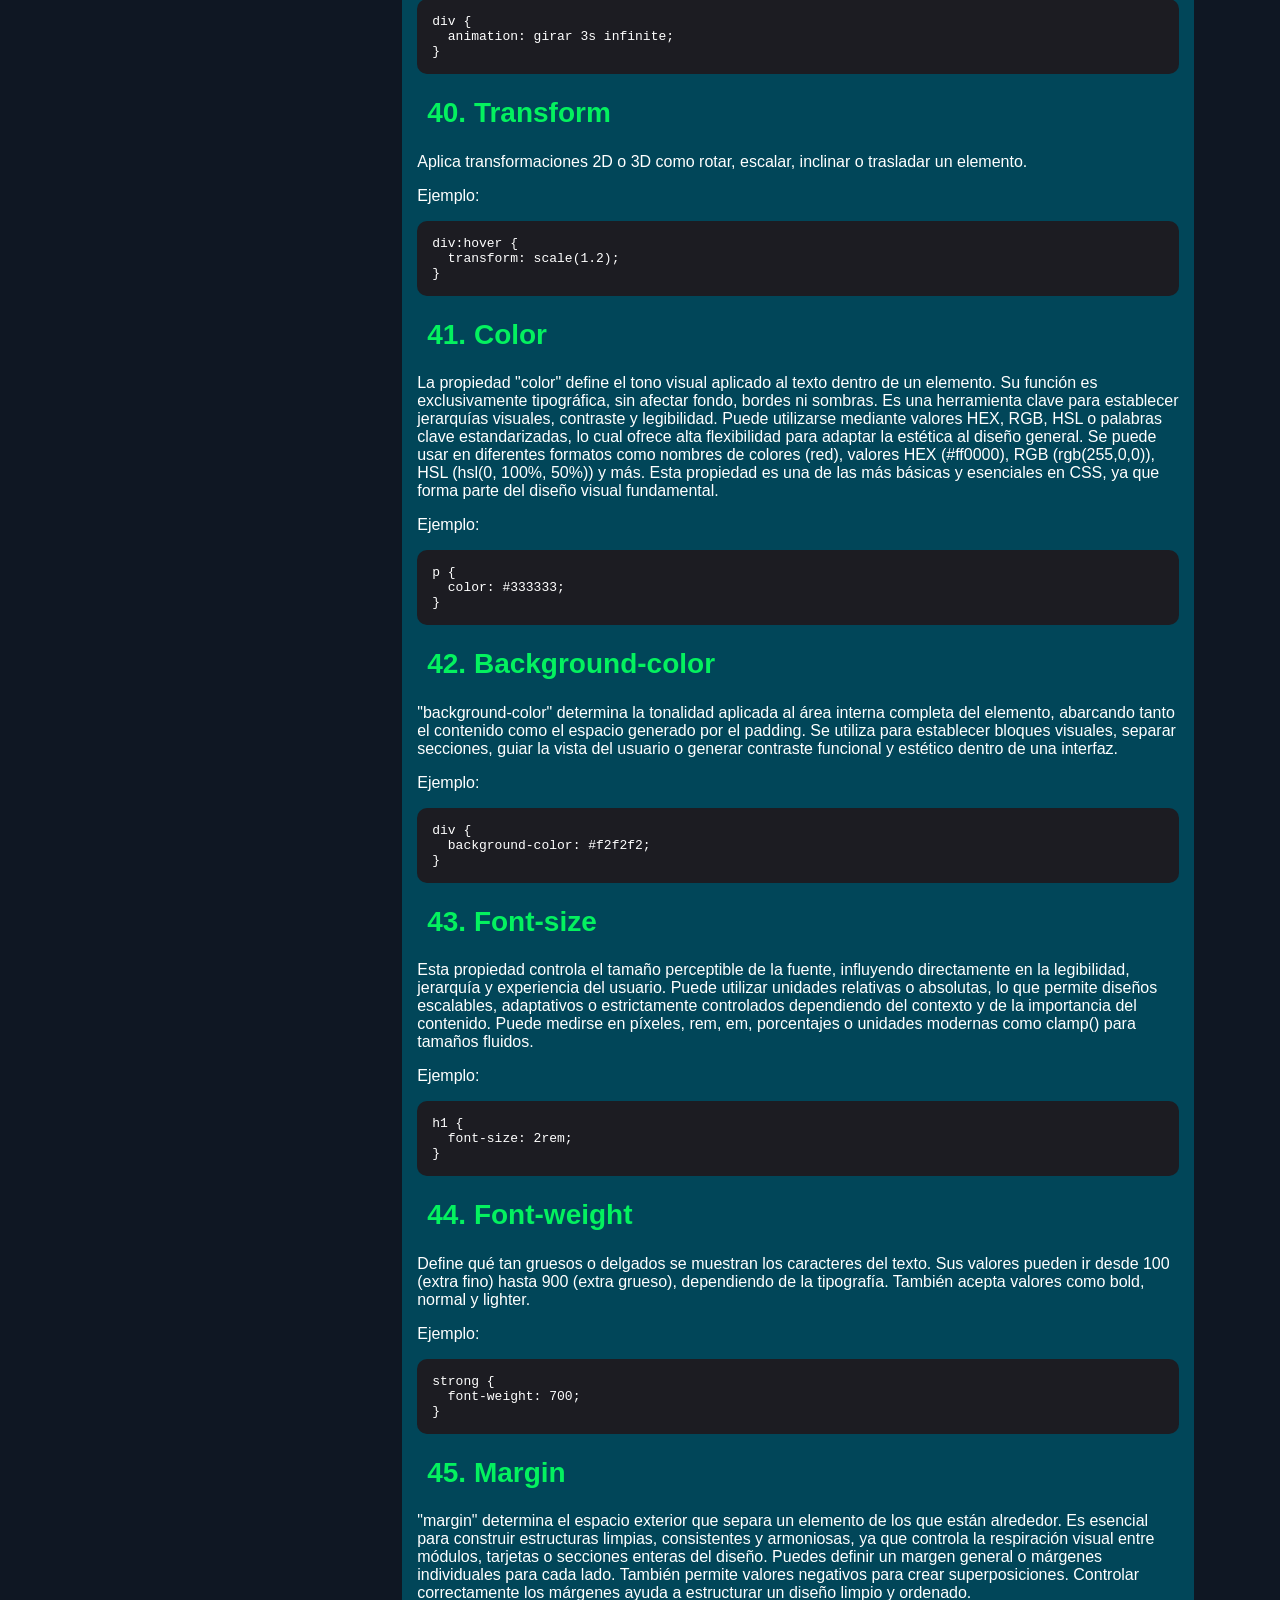
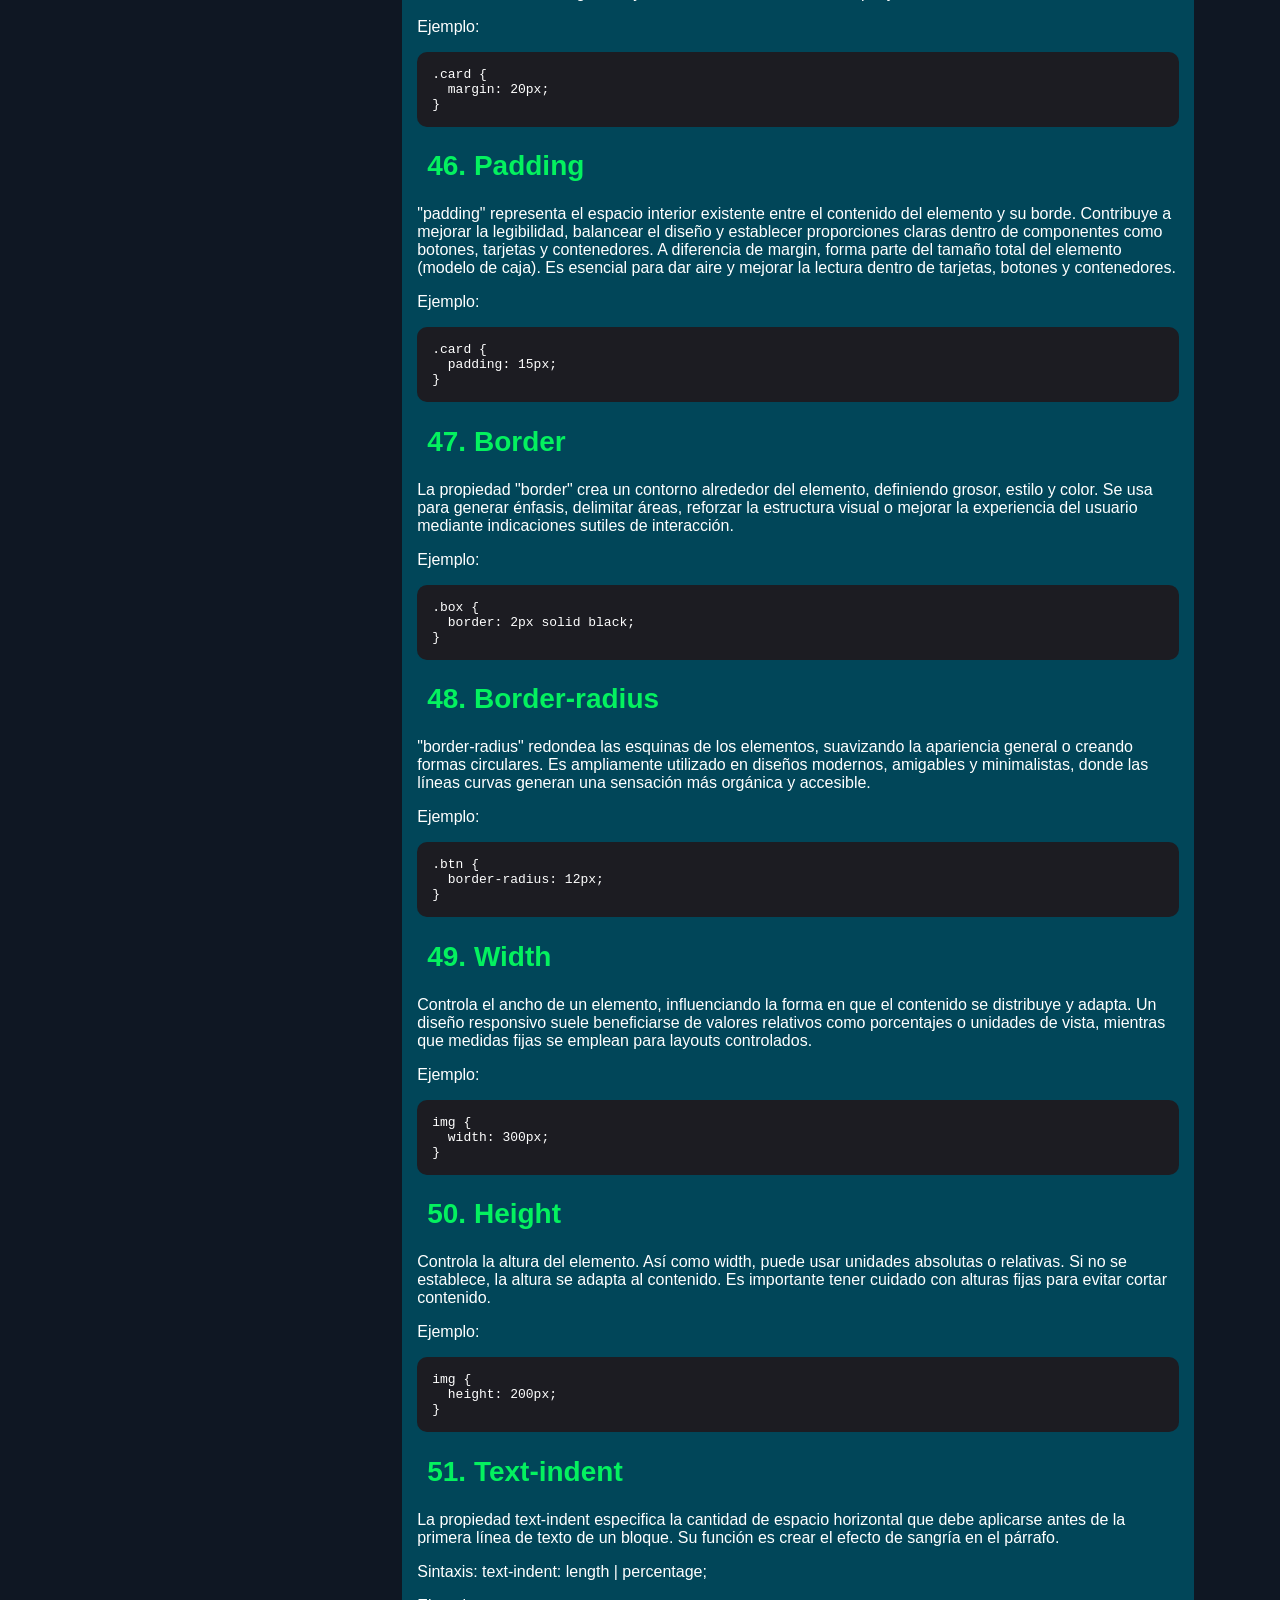
<file: seccss.html>
<!DOCTYPE html>
<html lang="es">
<head>
    <meta charset="UTF-8">
    <meta name="viewport" content="width=device-width, initial-scale=1.0">
    <title>Estilizando tus primeros elementos</title>
    <link rel="stylesheet" href="css/style.css">
    <link rel="stylesheet" href="css/styleMenu.css">
</head>
<body>
    <!-- ===== Menú ===== -->
    <header class="header container">
        <div class="brand">
            <img src="imagen/cube.png" alt="logo" class="logo-img">
            <div class="logo-box"></div>
            CodeCraft
        </div>

        <nav>
            <div class="Lista de enlaces">
            <a href="index.html">INICIO</a>
            <a href="sechtml-1.html">HTML</a>
            <a href="PaginaJavaScript.html">JAVASCRIPT</a>
            </div>
            <button class="cta">Iniciar sesión</button>
        </nav>
    </header>

    <main class="main-content-css">
        <section class="intro">
            <h1>Estilizando tus primeros elementos</h1>
            <p>Una introducción interactiva a las propiedades esenciales de CSS para dar vida a tus páginas web.</p>
        </section>

        <section class="que-es-css">
            <h2>¿Qué es CSS?</h2>
            <p>CSS, u Hojas de Estilo en Cascada, es el lenguaje que usamos para estilizar un documento HTML. CSS describe cómo se deben mostrar los elementos HTML en la pantalla, en papel o en otros medios. Piensa en HTML como el esqueleto de tu página y en CSS como la ropa y el maquillaje que le dan estilo y personalidad.</p>
        </section>

        <section class="sintaxis">
            <h2>Sintaxis Básica</h2>
            <p>Una regla CSS consta de un selector y un bloque de declaración. El selector apunta al elemento HTML que deseas estilizar. El bloque de declaración contiene una o más declaraciones separadas por punto y coma. Cada declaración incluye un nombre de propiedad CSS y un valor, separados por dos puntos.</p>
            <div class="code-example">
                <pre>
p {
    color: blue; /* Esto es un comentario */
    font-size: 16px;
}
                </pre>
            </div>
        </section>

        <section class="propiedades"><!--AQUI DEBES INICIAR MAYELIS-->
            <h2>Propiedades Fundamentales</h2>
            <p>A continuación, exploraremos algunas de las propiedades más comunes. Usa el panel interactivo de la derecha para experimentar con ellas y ver los cambios en tiempo real. ¡La mejor forma de aprender es haciendo!</p>
            <p>Las propiedades <code>color</code> y <code>background-color</code> te permiten controlar el color del texto y el fondo de un elemento, respectivamente. Experimenta con ellas en la pestaña "Color".</p>

            <h2>1.	Background-image</h2><!--Copias desde aqui....-->
            <p>Permite asignar una o varias imágenes como el fondo de un elemento. Esto añade profundidad, textura o una identidad visual específica a secciones completas de contenido. Su propósito esencial es determinar la imagen que servirá como capa de fondo, cubriendo completamente el área de contenido y el relleno (padding) del elemento. background-image acepta rutas locales, URLs externas o imágenes generadas por CSS (como degradados).</p>
        <p><strong>Sintaxis: background-image: none | url() | linear-gradient() | ... ;</strong></p>
        <p>Ejemplo: Establecer imagen de fondo de una página</p>
        <pre class="code-example">
body {
  background-image: url("paper.gif");
}
        </pre><!--...hasta aqui-->
        <h2>2. Background-size</h2><!--Copias desde aqui....-->
<p>La propiedad <code>background-size</code> especifica el tamaño de las imágenes de fondo. Acepta valores en píxeles, porcentajes o palabras clave como <em>cover</em> (para garantizar que la imagen cubra todo el elemento) y <em>contain</em> (para ajustar la imagen dentro del elemento), lo que permite diseños flexibles y adaptables.</p>
<p><strong>Sintaxis: background-size: auto | cover | contain | width height ;</strong></p>
<p>Ejemplo: Establecer tamaño de una imagen de fondo</p>
<pre class="code-example">
body {
    background-image: url("Url/Imagen.com");
    background-size: 400px 450px;
    background-repeat: no-repeat;
}
</pre><!--...hasta aqui-->

<h2>3. Background-position</h2><!--Copias desde aqui....-->
<p>La propiedad <code>background-position</code> en CSS se utiliza para definir la posición de la imagen de fondo dentro del contenedor del elemento. Su propósito esencial es determinar desde qué punto del contenedor se mostrará la imagen de fondo, permitiendo controlar exactamente dónde se alinea la imagen y cómo se desplaza respecto al contenedor.</p>
<p><strong>Sintaxis: background-position: left | center | right | x y ;</strong></p>
<p>Ejemplo: Posicionar una imagen de fondo en el centro</p>
<pre class="code-example">
section {
    background-image: url("paisaje.jpg");
    background-position: center center;
}
</pre>
<p>En este ejemplo, la imagen <code>paisaje.jpg</code> se alinea de forma que su centro coincida con el centro del contenedor.</p><!--...hasta aqui-->
        <!--Pegas aquí dentro y modificas con la siguiente propiedad-->
        <!--No te salgas de este section-->
    <h2>4. Border Width</h2>
    <p>La propiedad border-width establece el ancho (grosor) de los cuatro bordes del elemento (superior, derecho, inferior e izquierdo). Su propósito esencial es determinar cuán prominente será la línea que separa o enmarca el contenido respecto al resto del diseño visual. El grosor puede indicarse mediante valores absolutos (como píxeles, em, rem, etc.) o mediante palabras clave (thin, medium, thick). Esta propiedad, por sí sola, no mostrará borde alguno si no se ha definido previamente border-style, pues si no hay estilo de borde no habrá dibujo visible.</p>

    <p><strong>Sintaxis: border-width: thin | medium | thick | length ;</strong></p>

    <p><strong>Ejemplo:</strong><br>Aplicar un borde de grosor de 5 píxeles alrededor de un elemento:</p>

<pre class="code-example">
div {
  border-style: solid;
  border-width: 5px;
}
</pre>

    <h2>5. Border Color</h2>
    <p>La propiedad border-color permite establecer el color de los bordes de un elemento. Su propósito esencial es definir qué tono tendrá la línea que enmarca el contenido del elemento, y permite ajustar visualmente esa “barrera” o “marco” que separa el contenido del resto de la interfaz. Esta propiedad forma parte del modelo de diseño de caja (box model) y se emplea comúnmente para enfatizar, delimitar o decorar secciones, botones, cajas, etc.</p>

    <p>La propiedad acepta valores de color (nombres de color, valores HEX, RGB, HSL, con o sin canal alfa) y puede aplicarse de forma unificada a los cuatro lados del elemento o de modo independiente para cada lado (arriba, derecha, abajo, izquierda).</p>

    <p><strong>Sintaxis: border-color: color | transparent | initial | inherit ;</strong></p>

    <p>Ejemplo:</p>
<pre class="code-example">
div {
  border-style: solid;
  border-color: #3498db;
}
</pre>


    <h2>6. Block-size</h2>
    <p>La propiedad especifica el tamaño de un elemento en la dirección del bloque. En el contexto de CSS, esto generalmente se refiere a la altura de un elemento cuando el modo de escritura es horizontal (como de izquierda a derecha), o al ancho de un elemento cuando el modo de escritura es vertical (como de arriba abajo). </p>

    <p><strong>Sintaxis: block-size: length | auto | fit-content | max-content | min-content ;</strong></p>
<p>Ejemplo:</p>
<pre class="code-example">
div {
  block-size: 200px;
}
</pre>

    <h2>7. Bottom</h2>
    <p>La propiedad bottom afecta a la posición vertical de un elemento posicionado. Esta propiedad no tiene ningún efecto sobre los elementos no posicionados.</p>

    <ul>
        <li>Sí position: absolute; o position: fixed;, la propiedad bottom establece el borde inferior de un elemento en una unidad por encima/por debajo del borde inferior de su antecesor posicionado más cercano.</li>
        <li>Sí position: relative;, la propiedad bottom hace que el borde inferior del elemento se mueva por encima/por debajo de su posición normal.</li>
        <li>Sí position: sticky;, la propiedad bottom se comporta como si su posición fuera relativa cuando el elemento está dentro de la ventana gráfica, y como si su posición fuera fija cuando está fuera.</li>
        <li>Sí position: static;, la propiedad bottom no tiene ningún efecto.</li>
    </ul>

    <p><strong>Sintaxis: bottom: auto | length | percentage ;</strong></p>
<p>Ejemplo:</p>
<pre class="code-example">
div.absolute {
  position: absolute;
  bottom: 10px;
  width: 50%;
  border: 3px solid #8AC007;
}
</pre>


    <h2>8. Column-width</h2>
    <p>La propiedad column-width define el ancho de la columna.</p>

    <p>El número de columnas corresponderá al mínimo necesario para visualizar la totalidad del contenido del elemento.</p>

    <p>column-width constituye una propiedad flexible. Considere column-width como una sugerencia de ancho mínimo para el navegador. Cuando el navegador no pueda acomodar al menos dos columnas con el ancho especificado, las columnas cesarán su división y se consolidarán en una sola.</p>

    <p><strong>Sintaxis: column-width: auto | length ;</strong></p>
<p>Ejemplo:</p>
<pre class="code-example">
Especifica que el ancho de columna debe ser de 100px:

div {
  column-width: 100px;
}
</pre>


    <h2>9. Column-count</h2>
    <p>Esta propiedad determina la cantidad de columnas en las que se debe fraccionar un elemento, permitiendo crear un diseño de cuadrícula o de múltiples columnas dentro de un contenedor, similar al formato de un periódico o revista. Al especificar un número entero, el contenido del elemento se distribuirá uniformemente entre ese número de columnas, lo que es útil para mejorar la legibilidad y la organización visual del texto en pantallas amplias.</p>

    <p><strong>Sintaxis: column-count: number | auto ;</strong></p>
<p>Ejemplo:</p>
<pre class="code-example">
Divide el texto en el elemento &lt;div&gt; en tres columnas:

div {
  column-count: 3;
}
</pre>


    <h2>10. Align-content</h2>
    <p>La propiedad align-content controla la distribución del espacio entre líneas o grupos de elementos hijos dentro de un contenedor cuando este contenedor tiene varias líneas de contenido (por ejemplo, un contenedor flex con flex-wrap: wrap o un contenedor grid). Su propósito esencial es determinar cómo se colocan esas “líneas” de elementos en el eje transversal (cross-axis) del contenedor, es decir, el eje perpendicular al principal.</p>

    <p><strong>Sintaxis: align-content: flex-start | flex-end | center | space-between | space-around | stretch ;</strong></p>
<p>Ejemplo:</p>
<pre class="code-example">
Empaque las líneas hacia el centro del contenedor flexible:
div {
  width: 70px;
  height: 300px;
  border: 1px solid #c3c3c3;
  display: flex;
  flex-wrap: wrap;
  align-content: center;
}
</pre>


    <h2>11. Aspect-ratio</h2>
    <p>La propiedad aspect-ratio posibilita la definición de la proporción entre la anchura y la altura de un elemento, lo cual es fundamental para el diseño responsivo y el mantenimiento de la coherencia visual.</p>

    <p>En caso de establecerse las propiedades aspect-ratio y width, la altura se ajustará automáticamente a la relación de aspecto predefinida. De forma similar, si se establecen aspect-ratio y height, la anchura se calculará para mantener dicha proporción.</p>

    <p><strong>Sintaxis: aspect-ratio: auto | width / height ;</strong></p>
<p>Ejemplo:</p>
<pre class="code-example">

div {
  background-color: red;
  width: 100px;
  aspect-ratio: 3/2;
}
</pre>


    <h2>12. Box Shadow</h2>
    <p>La propiedad box-shadow permite añadir una o varias sombras alrededor (o dentro) de un elemento. Su finalidad primordial es generar efectos de profundidad visual, elevación, o dimensión en componentes de la interfaz (como tarjetas, botones, paneles), ayudando a que se destaquen o parezcan “flotantes” respecto al fondo.</p>

    <p><strong>Sintaxis: box-shadow: none | h-offset v-offset blur spread color inset ;</strong></p>
<p>Ejemplo:</p>
<pre class="code-example">
#Etiqueta1 {
  box-shadow: 5px 10px;
}

#Etiqueta2 {
  box-shadow: 5px 10px #888888;
}
</pre>


    <h2>13. Box-sizing</h2>
    <p>La propiedad box-sizing determina cómo se calcula el ancho y el alto de un elemento: si deben considerarse (o no) los bordes (border) y el relleno interno (padding). Su propósito esencial es proporcionar un control explícito sobre el modelo de caja (box model) del elemento, permitiendo que el desarrollador especifique si el valor de width y height declarado se aplica únicamente al contenido o abarca también el padding y el border.</p>

    <p><strong>Sintaxis: box-sizing: content-box | border-box ;</strong></p>
<p>Ejemplo:</p>
<pre class="code-example">
Incluye el relleno y el borde en el ancho y alto totales del elemento:

#example1 {
  box-sizing: content-box;  
  width: 300px;
  height: 100px;
  padding: 30px;  
  border: 10px solid blue;
}
</pre>


    <h2>14. Filter</h2>
    <p>La propiedad CSS filter aplica efectos gráficos como desenfoque o cambio de color a un elemento. Los filtros se utilizan habitualmente para ajustar la representación de imágenes, fondos y bordes.</p>

    <p>Hay varias funciones disponibles, como blur() y contrast(), que le ayudarán a conseguir efectos predefinidos.</p>

    <p><strong>Sintaxis: filter: none | blur() | brightness() | contrast() | grayscale() | ... ;</strong></p>
<p>Ejemplo:</p>
<pre class="code-example">

img {
  border: 5px solid yellow;
}
/* Aplique un 40 % de gris a la segunda imagen y desenfoque 5 píxeles. */
img:nth-of-type(2) {
  filter: grayscale(0.4) blur(5px);
}
</pre>


    <h2>15. Writing-mode</h2>
    <p>La propiedad writing-mode especifica cómo se disponen las líneas de texto dentro de un bloque: si se organizan de forma horizontal o vertical, y en qué dirección progresa el flujo de bloques. Su propósito esencial es adaptar la orientación del texto (y el flujo de los elementos de bloque en el contenedor) para soportar distintos sistemas de escritura, idiomas o efectos de diseño.</p>

    <p><strong>Sintaxis: writing-mode: horizontal-tb | vertical-rl | vertical-lr ;</strong></p>
<p>Ejemplo:</p>
<pre class="code-example">
p.test1 {
  writing-mode: horizontal-tb;
}

p.test2 {
  writing-mode: vertical-rl;
}

span.test2 {
  writing-mode: vertical-rl;
}
</pre>


    <h2>16. Max-height</h2>
    <p>La propiedad max-height en CSS se utiliza para establecer la altura máxima de un elemento. Si el contenido del elemento es mayor que la altura máxima especificada, el contenido se desbordará; de lo contrario, no tendrá ningún efecto. Si el contenido del elemento es menor, no tendrá ningún efecto. El valor de la propiedad height puede ser anulado por la propiedad max-height.</p>

    <p><strong>Sintaxis: max-height: none | length | percentage ;</strong></p>
<p>Ejemplo:</p>
<pre class="code-example">
p {
            max-height: 35px;
            border: 1px solid black;
            overflow: auto;
        }
</pre>


    <h2>17. Max-width</h2>
    <p>La propiedad max-width en CSS define el ancho máximo que puede ocupar un elemento, asegurando que no supere un ancho especificado. Esta propiedad desempeña un papel crucial en el diseño responsivo, ya que permite que el contenido se ajuste dentro de un límite definido. Ayuda a crear diseños flexibles que se ven muy bien en pantallas de distintos tamaños.</p>

    <p><strong>Sintaxis: max-height: none | length | percentage ;</strong></p>
<p>Ejemplo:</p>
<pre class="code-example">
p {
            max-width: 110px;
            color: white;
            background-color: green;
        }
</pre>


    <h2>18. Min-height</h2>
    <p>La propiedad min-height en CSS se utiliza para establecer la altura mínima de un elemento. La propiedad min-height se utiliza cuando el contenido del elemento es menor que la altura mínima y, si el contenido es mayor que la altura mínima, no tiene ningún efecto. Esta propiedad garantiza que el valor de la propiedad height no sea inferior al valor de altura especificado del elemento en cuestión. </p>

    <p><strong>Sintaxis:
min-height: length|initial|inherit;</strong></p>
<p>Ejemplo:</p>
<pre class="code-example">
p {
            min-height: 10px;
            border: 1px solid black;
        }
</pre>


    <h2>19. Min-width</h2>
    <p>La propiedad min-width en CSS se utiliza para definir el ancho mínimo de un elemento. El valor del ancho no puede ser inferior al valor de min-width. Si el contenido especificado dentro del elemento es más pequeño, min-width mantiene el ancho mínimo especificado. </p>

    <p><strong>Sintaxis:
min-width: length|initial|inherit;</strong></p>
<p>Ejemplo:</p>
<pre class="code-example">
p {
            min-width: 300px;
            display: inline-block;
            color: white;
            background-color: green;
        }
</pre>


    <h2>20. Line-height</h2>
    <p>La propiedad CSS line-height establece la altura (también llamada interlineado) entre las líneas de texto en un elemento de nivel de bloque, como un párrafo.</p>

    <p><strong>Sintaxis:
line-height: 	length | percentage | number | normal | initial | inherit</strong></p>
<p>Ejemplo:</p>
<pre class="code-example">
p {
    line-height: 1.5;
}
div {
    line-height: 300%;
}
</pre>

<!-- Copias desde aquí... -->
<h2>21. Opacity</h2>
<p>Controla el nivel de transparencia de un elemento completo, incluyendo su contenido e imágenes. Valores cercanos a 0 lo hacen casi invisible, mientras que 1 significa opacidad total. Es ampliamente usado en efectos visuales y transiciones.</p>
<p>Ejemplo:</p>
<pre class="code-example">
img {
  opacity: 0.6;
}
</pre>

<h2>22. Visibility</h2>
<p>Determina si un elemento es visible o está oculto sin removerlo del flujo del documento. A diferencia de display: none, el espacio que ocupa permanece reservado.</p>
<p>Ejemplo:</p>
<pre class="code-example">
p {
  visibility: hidden;
}
</pre>

<h2>23. Cursor</h2>
<p>Establece la apariencia del puntero del mouse cuando se coloca encima del elemento. Es útil para indicar interacción (por ejemplo, un botón o enlace).</p>
<p>Ejemplo:</p>
<pre class="code-example">
button {
  cursor: pointer;
}
</pre>

<h2>24. Text-align</h2>
<p>Define cómo se alinea horizontalmente el texto dentro de un elemento de bloque. Acepta valores como left, center, right y justify.</p>
<p>Ejemplo:</p>
<pre class="code-example">
h1 {
  text-align: center;
}
</pre>

<h2>25. Text-transform</h2>
<p>Controla la capitalización del texto, permitiendo convertirlo a mayúsculas, minúsculas o capitalizar todas las palabras.</p>
<p>Ejemplo:</p>
<pre class="code-example">
p {
  text-transform: uppercase;
}
</pre>

<h2>26. Text-shadow</h2>
<p>Agrega sombras a los textos, mejorando la estética y legibilidad sobre fondos complejos.</p>
<p>Ejemplo:</p>
<pre class="code-example">
h2 {
  text-shadow: 2px 2px 4px black;
}
</pre>

<h2>27. Letter-spacing</h2>
<p>Controla el espacio entre caracteres. Útil para mejorar la legibilidad o estilizar títulos.</p>
<p>Ejemplo:</p>
<pre class="code-example">
h1 {
  letter-spacing: 3px;
}
</pre>

<h2>28. Word-spacing</h2>
<p>Modifica el espacio entre palabras completas.</p>
<p>Ejemplo:</p>
<pre class="code-example">
p {
  word-spacing: 8px;
}
</pre>

<h2>29. White-space</h2>
<p>Define cómo se procesan los espacios en blanco dentro del texto, permitiendo evitar saltos de línea o preservar el formato exacto del contenido.</p>
<p>Ejemplo:</p>
<pre class="code-example">
code {
  white-space: pre;
}
</pre>

<h2>30. Object-fit</h2>
<p>Controla cómo una imagen o video ajusta su contenido dentro de un contenedor con dimensiones fijas, sin deformarse.</p>
<p>Ejemplo:</p>
<pre class="code-example">
img {
  width: 200px;
  height: 150px;
  object-fit: cover;
}
</pre>

<h2>31. Object-position</h2>
<p>Permite definir qué parte de la imagen se mantiene visible al recortarse con object-fit.</p>
<p>Ejemplo:</p>
<pre class="code-example">
img {
  object-position: top center;
}
</pre>

<h2>32. Outline</h2>
<p>Dibuja un contorno exterior alrededor del elemento, sin afectar el diseño del modelo de caja. Se usa frecuentemente para accesibilidad (ej. foco del teclado).</p>
<p>Ejemplo:</p>
<pre class="code-example">
button:focus {
  outline: 3px solid blue;
}
</pre>

<h2>33. Resize</h2>
<p>Permite al usuario redimensionar elementos como cajas de texto, controlando la dirección del cambio de tamaño.</p>
<p>Ejemplo:</p>
<pre class="code-example">
textarea {
  resize: vertical;
}
</pre>

<h2>34. Overflow-x</h2>
<p>Controla el comportamiento del desbordamiento horizontal de un elemento, permitiendo scroll o corte del contenido.</p>
<p>Ejemplo:</p>
<pre class="code-example">
div {
  overflow-x: scroll;
}
</pre>

<h2>35. Overflow-y</h2>
<p>Controla el desbordamiento vertical; útil para paneles o contenedores con mucho contenido.</p>
<p>Ejemplo:</p>
<pre class="code-example">
div {
  overflow-y: auto;
}
</pre>

<h2>36. Flex-direction</h2>
<p>Define la dirección principal en un contenedor flex, pudiendo ser horizontal o vertical.</p>
<p>Ejemplo:</p>
<pre class="code-example">
.container {
  display: flex;
  flex-direction: column;
}
</pre>

<h2>37. Flex-wrap</h2>
<p>Determina si los elementos flexibles deben ajustarse en varias líneas cuando no caben en una sola.</p>
<p>Ejemplo:</p>
<pre class="code-example">
.container {
  display: flex;
  flex-wrap: wrap;
}
</pre>

<h2>38. Order</h2>
<p>Permite cambiar el orden visual de los elementos dentro de un contenedor flex sin modificar el HTML.</p>
<p>Ejemplo:</p>
<pre class="code-example">
.item {
  order: 2;
}
</pre>

<h2>39. Animation</h2>
<p>Permite declarar una animación completa asociada a un elemento, definiendo nombre, duración, repetición y comportamiento.</p>
<p>Ejemplo:</p>
<pre class="code-example">
div {
  animation: girar 3s infinite;
}
</pre>

<h2>40. Transform</h2>
<p>Aplica transformaciones 2D o 3D como rotar, escalar, inclinar o trasladar un elemento.</p>
<p>Ejemplo:</p>
<pre class="code-example">
div:hover {
  transform: scale(1.2);
}
</pre>

<h2>41. Color</h2>
<p>La propiedad "color" define el tono visual aplicado al texto dentro de un elemento. Su función es exclusivamente tipográfica, sin afectar fondo, bordes ni sombras. Es una herramienta clave para establecer jerarquías visuales, contraste y legibilidad. Puede utilizarse mediante valores HEX, RGB, HSL o palabras clave estandarizadas, lo cual ofrece alta flexibilidad para adaptar la estética al diseño general. Se puede usar en diferentes formatos como nombres de colores (red), valores HEX (#ff0000), RGB (rgb(255,0,0)), HSL (hsl(0, 100%, 50%)) y más. Esta propiedad es una de las más básicas y esenciales en CSS, ya que forma parte del diseño visual fundamental.</p>

<p>Ejemplo:</p>
<pre class="code-example">
p { 
  color: #333333; 
}
</pre>

<h2>42. Background-color</h2>
<p>"background-color" determina la tonalidad aplicada al área interna completa del elemento, abarcando tanto el contenido como el espacio generado por el padding. Se utiliza para establecer bloques visuales, separar secciones, guiar la vista del usuario o generar contraste funcional y estético dentro de una interfaz.</p>

<p>Ejemplo:</p>
<pre class="code-example">
div { 
  background-color: #f2f2f2; 
}
</pre>

<h2>43. Font-size</h2>
<p>Esta propiedad controla el tamaño perceptible de la fuente, influyendo directamente en la legibilidad, jerarquía y experiencia del usuario. Puede utilizar unidades relativas o absolutas, lo que permite diseños escalables, adaptativos o estrictamente controlados dependiendo del contexto y de la importancia del contenido. Puede medirse en píxeles, rem, em, porcentajes o unidades modernas como clamp() para tamaños fluidos.</p>

<p>Ejemplo:</p>
<pre class="code-example">
h1 { 
  font-size: 2rem; 
}
</pre>

<h2>44. Font-weight</h2>
<p>Define qué tan gruesos o delgados se muestran los caracteres del texto. Sus valores pueden ir desde 100 (extra fino) hasta 900 (extra grueso), dependiendo de la tipografía. También acepta valores como bold, normal y lighter.</p>

<p>Ejemplo:</p>
<pre class="code-example">
strong { 
  font-weight: 700; 
}
</pre>

<h2>45. Margin</h2>
<p>"margin" determina el espacio exterior que separa un elemento de los que están alrededor. Es esencial para construir estructuras limpias, consistentes y armoniosas, ya que controla la respiración visual entre módulos, tarjetas o secciones enteras del diseño. Puedes definir un margen general o márgenes individuales para cada lado. También permite valores negativos para crear superposiciones. Controlar correctamente los márgenes ayuda a estructurar un diseño limpio y ordenado.</p>

<p>Ejemplo:</p>
<pre class="code-example">
.card {  
  margin: 20px; 
}
</pre>

<h2>46. Padding</h2>
<p>"padding" representa el espacio interior existente entre el contenido del elemento y su borde. Contribuye a mejorar la legibilidad, balancear el diseño y establecer proporciones claras dentro de componentes como botones, tarjetas y contenedores. A diferencia de margin, forma parte del tamaño total del elemento (modelo de caja). Es esencial para dar aire y mejorar la lectura dentro de tarjetas, botones y contenedores.</p>

<p>Ejemplo:</p>
<pre class="code-example">
.card {  
  padding: 15px; 
}
</pre>

<h2>47. Border</h2>
<p>La propiedad "border" crea un contorno alrededor del elemento, definiendo grosor, estilo y color. Se usa para generar énfasis, delimitar áreas, reforzar la estructura visual o mejorar la experiencia del usuario mediante indicaciones sutiles de interacción.</p>

<p>Ejemplo:</p>
<pre class="code-example">
.box { 
  border: 2px solid black; 
}
</pre>

<h2>48. Border-radius</h2>
<p>"border-radius" redondea las esquinas de los elementos, suavizando la apariencia general o creando formas circulares. Es ampliamente utilizado en diseños modernos, amigables y minimalistas, donde las líneas curvas generan una sensación más orgánica y accesible.</p>

<p>Ejemplo:</p>
<pre class="code-example">
.btn { 
  border-radius: 12px; 
}
</pre>

<h2>49. Width</h2>
<p>Controla el ancho de un elemento, influenciando la forma en que el contenido se distribuye y adapta. Un diseño responsivo suele beneficiarse de valores relativos como porcentajes o unidades de vista, mientras que medidas fijas se emplean para layouts controlados.</p>

<p>Ejemplo:</p>
<pre class="code-example">
img { 
  width: 300px; 
}
</pre>

<h2>50. Height</h2>
<p>Controla la altura del elemento. Así como width, puede usar unidades absolutas o relativas. Si no se establece, la altura se adapta al contenido. Es importante tener cuidado con alturas fijas para evitar cortar contenido.</p>

<p>Ejemplo:</p>
<pre class="code-example">
img { 
  height: 200px; 
}
</pre>

<h2>51. Text-indent</h2>
<p>La propiedad text-indent especifica la cantidad de espacio horizontal que debe aplicarse antes de la primera línea de texto de un bloque. Su función es crear el efecto de sangría en el párrafo.</p>
<p>Sintaxis: text-indent: length | percentage;</p>
<p>Ejemplo:</p>
<pre class="code-example">
p { 
  text-indent: 50px; 
}
</pre>

<h2>52. List-style-position</h2>
<p>Esta propiedad determina si el marcador de lista (viñeta o número) debe colocarse dentro o fuera del flujo del contenido.</p>
<p>Sintaxis: list-style-position: inside | outside;</p>
<p>Ejemplo:</p>
<pre class="code-example">
ul { 
  list-style-position: inside; 
}
</pre>

<h2>53. Tab-size</h2>
<p>tab-size define el número de espacios que representa el carácter de tabulación (\t) al renderizar bloques de código.</p>
<p>Sintaxis: tab-size: integer | length;</p>
<p>Ejemplo:</p>
<pre class="code-example">
pre { 
  tab-size: 4; 
}
</pre>

<h2>54. Text-orientation</h2>
<p>text-orientation establece la orientación de los caracteres dentro de una línea. Es útil cuando se utiliza el modo de escritura vertical.</p>
<p>Sintaxis: text-orientation: mixed | upright | sideways | sideways-right | sideways-left;</p>
<p>Ejemplo:</p>
<pre class="code-example">
div { 
  text-orientation: sideways-right; 
}
</pre>

<h2>55. Font-style</h2>
<p>Esta propiedad define si la fuente del texto debe mostrarse normal, cursiva (italic) u oblicua (oblique).</p>
<p>Sintaxis: font-style: normal | italic | oblique;</p>
<p>Ejemplo:</p>
<pre class="code-example">
em { 
  font-style: italic; 
}
</pre>

<h2>56. Font-variant</h2>
<p>font-variant permite que el texto se muestre con una variación tipográfica, como el uso de versales pequeñas (small-caps).</p>
<p>Sintaxis: font-variant: normal | small-caps;</p>
<p>Ejemplo:</p>
<pre class="code-example">
h3 { 
  font-variant: small-caps; 
}
</pre>

<h2>57. Line-height</h2>
<p>line-height establece la altura de la línea (interlineado) entre las líneas de texto en un elemento, crucial para la legibilidad.</p>
<p>Sintaxis: line-height: normal | number | length | percentage;</p>
<p>Ejemplo:</p>
<pre class="code-example">
p { 
  line-height: 1.5; 
}
</pre>

<h2>58. Text-align-last</h2>
<p>text-align-last define cómo se alinea la última línea o la línea inmediatamente anterior a un salto de línea forzado dentro de un bloque.</p>
<p>Sintaxis: text-align-last: auto | start | end | left | right | center | justify;</p>
<p>Ejemplo:</p>
<pre class="code-example">
p { 
  text-align-last: center; 
}
</pre>

<h2>59. Clip-path</h2>
<p>clip-path crea una forma de recorte que define qué parte de un elemento debe ser visible. Permite crear formas complejas.</p>
<p>Sintaxis: clip-path: none | &lt;clip-source&gt; | &lt;basic-shape&gt; | &lt;geometry-box&gt;;</p>
<p>Ejemplo:</p>
<pre class="code-example">
div { 
  clip-path: circle(50%); 
}
</pre>

<h2>60. Flex-wrap</h2>
<p>flex-wrap define si los elementos flexibles deben ajustarse en varias líneas cuando no caben en una sola en el contenedor flex.</p>
<p>Sintaxis: flex-wrap: nowrap | wrap | wrap-reverse;</p>
<p>Ejemplo:</p>
<pre class="code-example">
.container { 
  flex-wrap: wrap; 
}
</pre>

<h2>61. Gap</h2>
<p>gap controla el espacio entre filas y columnas en contenedores grid y flex.</p>
<p>Sintaxis: gap: &lt;row-gap&gt; &lt;column-gap&gt;;</p>
<p>Ejemplo:</p>
<pre class="code-example">
.container { 
  gap: 20px; 
}
</pre>

<h2>62 Filter</h2>
<p>filter aplica efectos gráficos como desenfoque (blur), escala de grises (grayscale) o brillo a un elemento.</p>
<p>Sintaxis: filter: none | &lt;filter-function&gt; [&lt;filter-function&gt;]*;</p>
<p>Ejemplo:</p>
<pre class="code-example">
img { 
  filter: grayscale(50%); 
}
</pre>

<aside class="panel-interactivo">
            
    <div class="tabs">
        <button id="btnColor">Color</button>
        <button id="btnTipografia">Tipografía</button>
    </div>

    <div class="panel">

        <button class="btn-estilizar"> ¡Estílizame! </button>

        <!-- opciones color -->
        <div class="opciones-color">
          <div>
            <label>Color de Fondo</label>
            <input type="text" value="#3B82F6">
            </div>
            <div>
            <label>Color de Texto</label>
            <input type="text" value="#FFFFFF">
            </div>
        </div>

        <!-- opciones texto -->
        <div class="opciones-tipografia" style="display:none;">
            <label>Tamaño de Fuente (px)</label>
            <input type="number" value="20">

            <label>Peso de Fuente</label>
            <select>
                <option value="normal">Normal</option>
                <option value="bold">Negrita</option>
            </select>

            <label>Estilo de Fuente</label>
            <select>
                <option value="normal">Normal</option>
                <option value="italic">Italic</option>
            </select>
        </div>

        <div class="codigo-css">
            <pre></pre>
        </div>
    </div>

<div class="elemento-ejemplo" style="padding:20px; margin:20px; background:#3B82F6; color:white;">
    Hola mundo
</div>

</aside>

        
    </main>
    </section>
    <footer class="footer">
      <div class="container">
        <p>© 2024 CodeCraft. Todos los derechos reservados.</p>
        <nav class="footer-nav">
                <a href="#">Términos</a>
                <a href="#">Privacidad</a>
                <a href="#">Contacto</a>
        </nav>
        </div>
    </footer>
    <script src = "js/MascotaVirtual.js"></script>
    <script src = "js/menuEditor.js"></script>
</body>
</html>
</file>
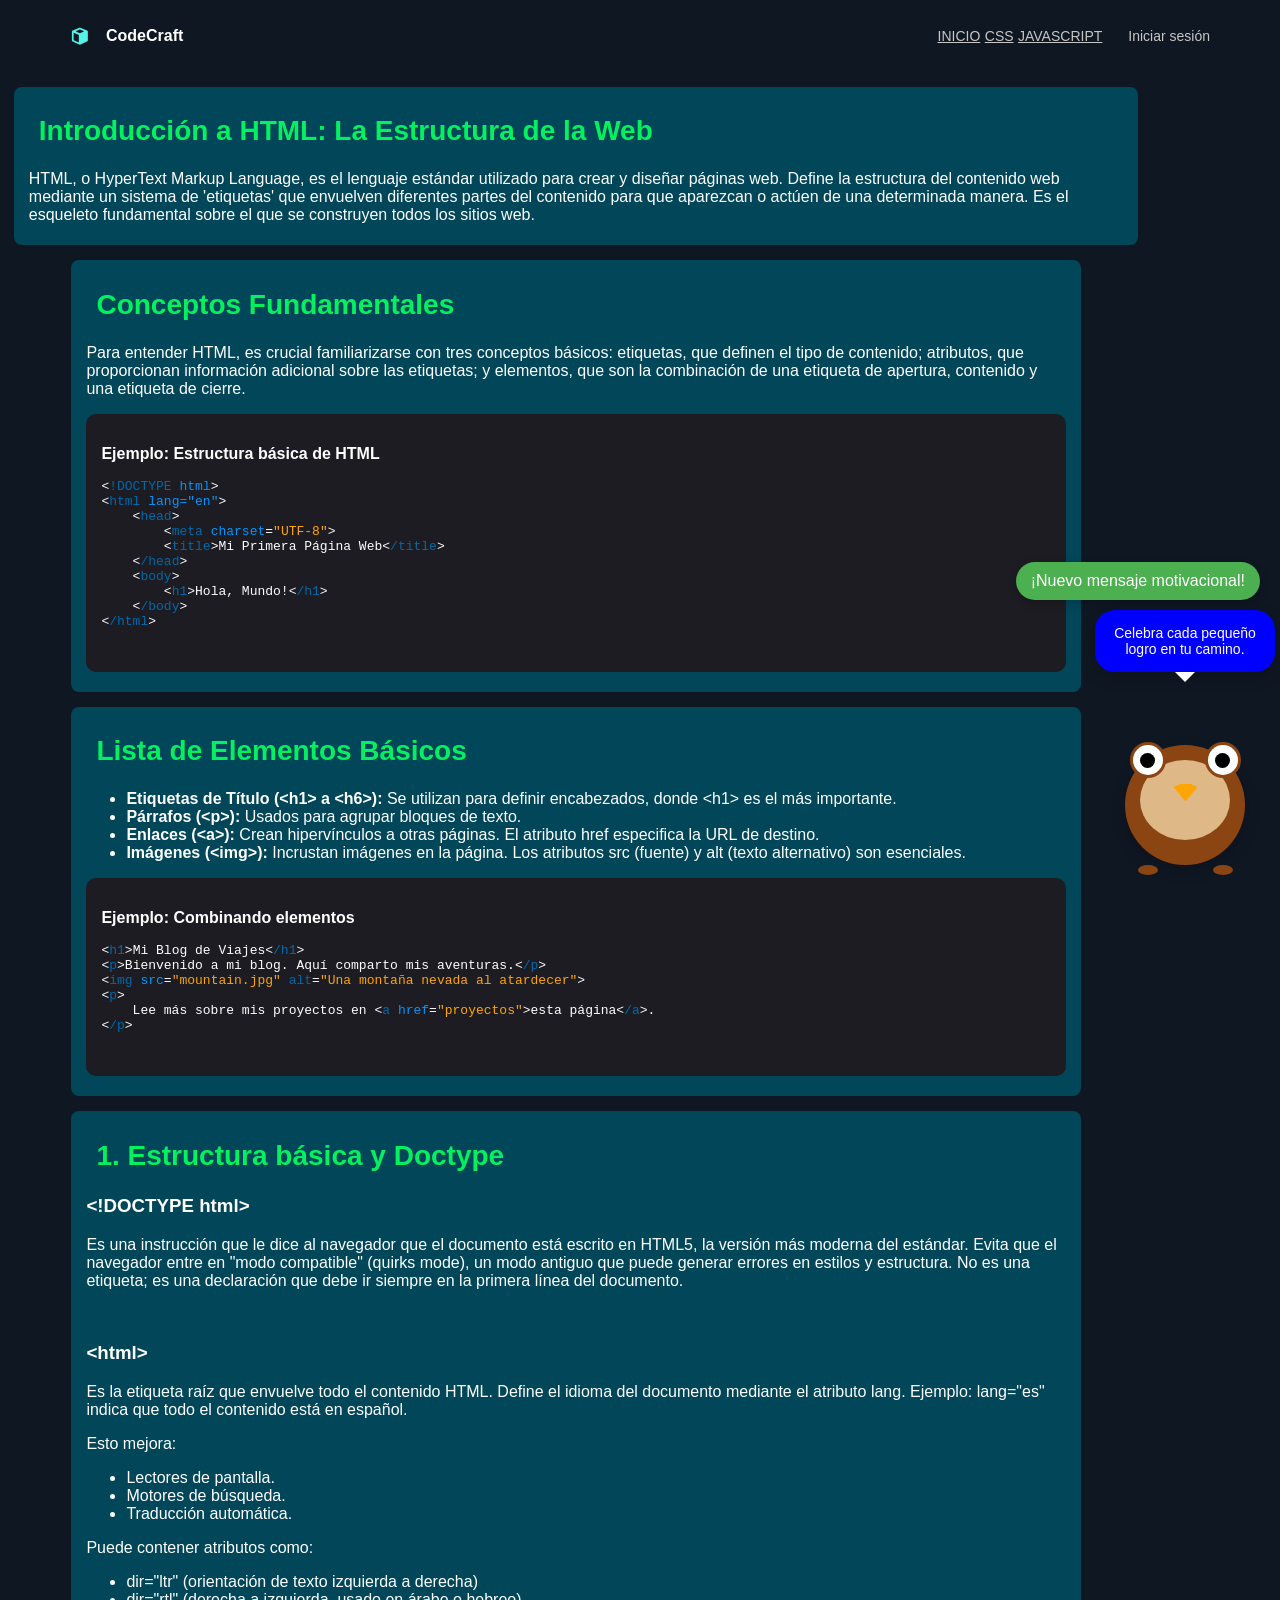
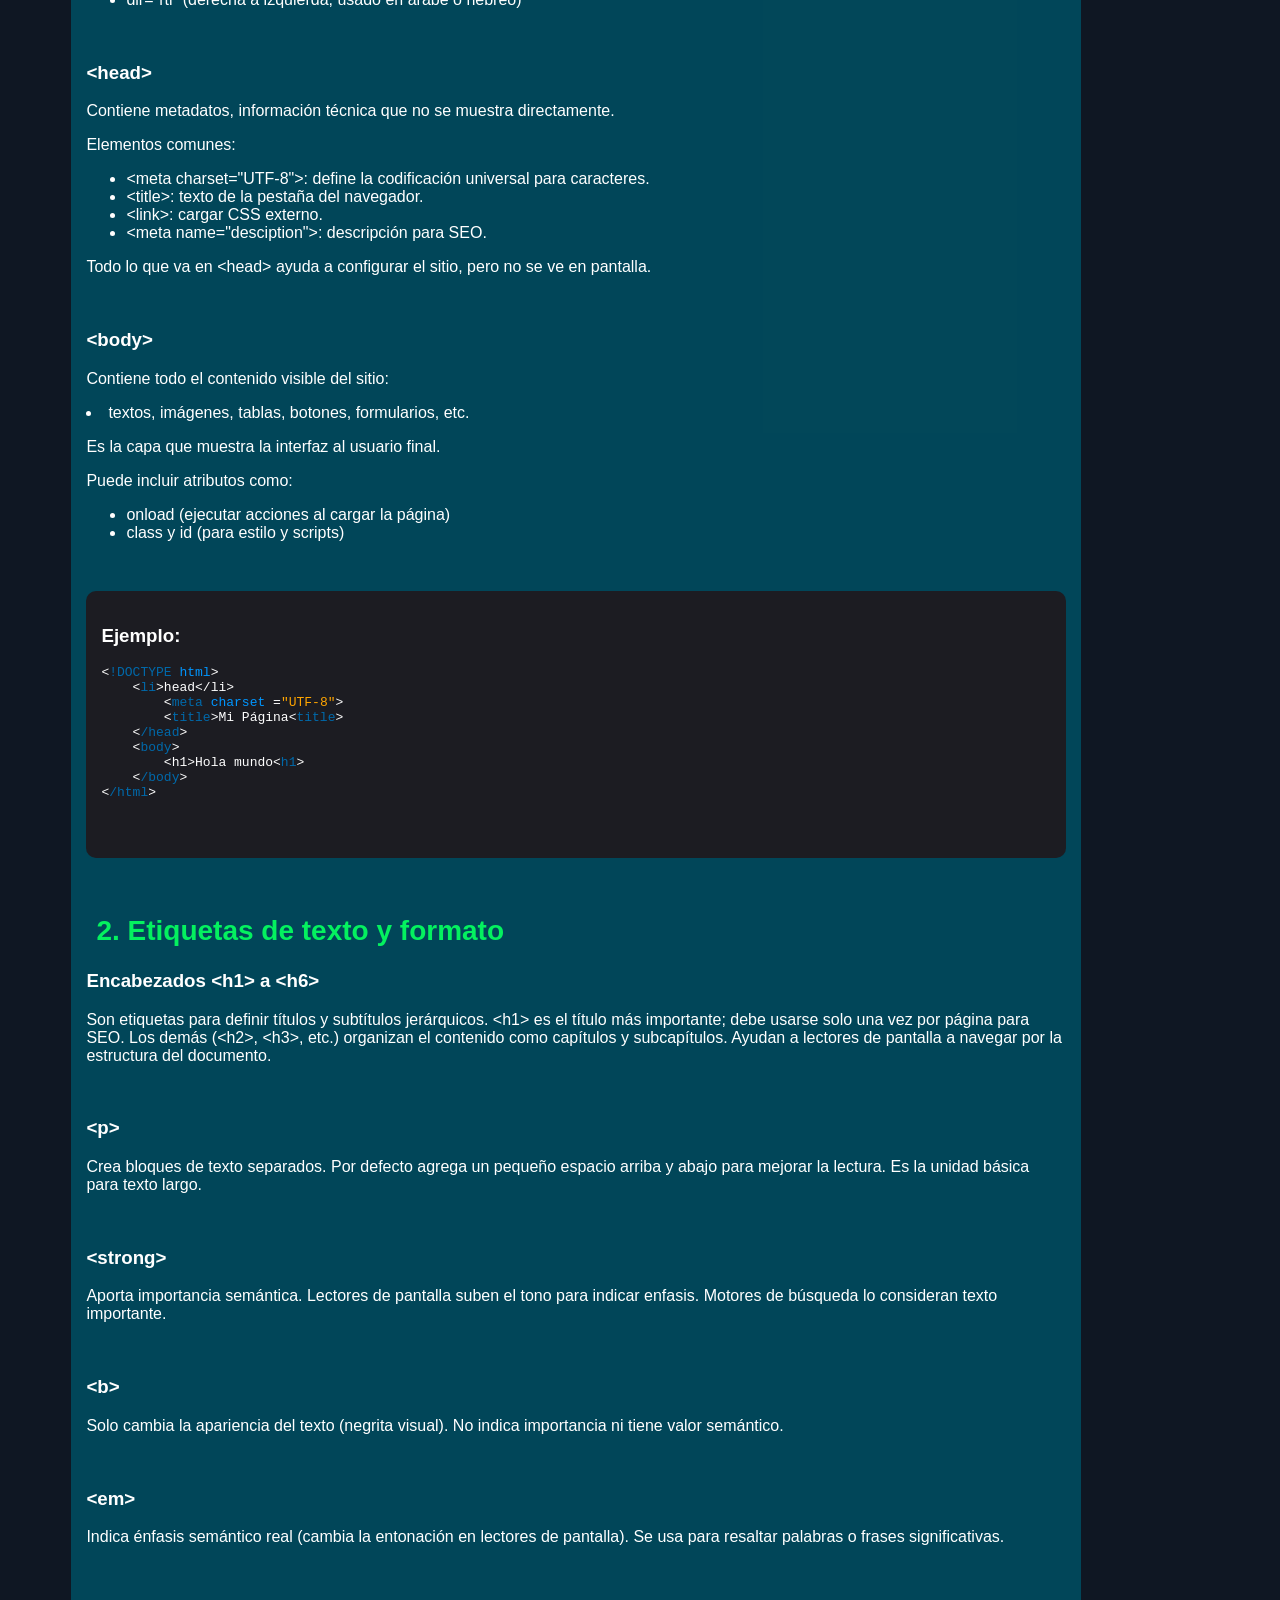
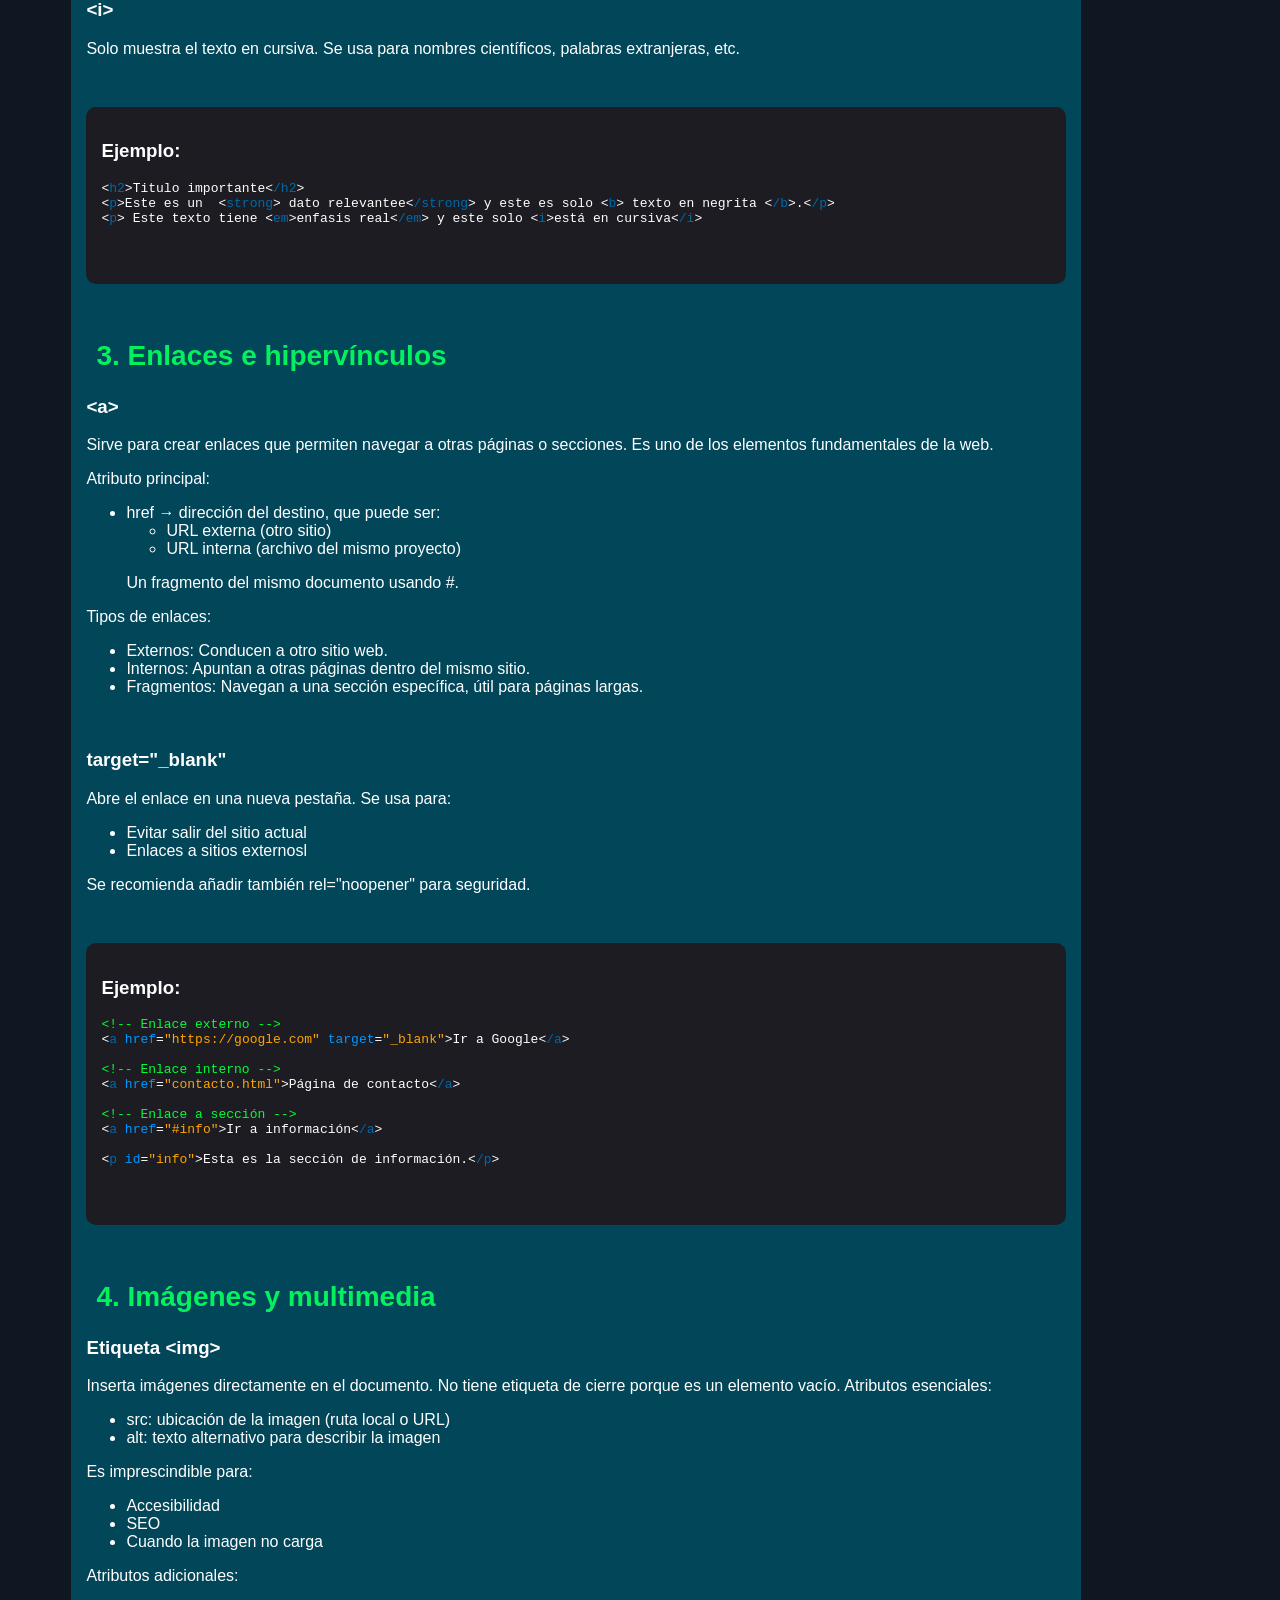
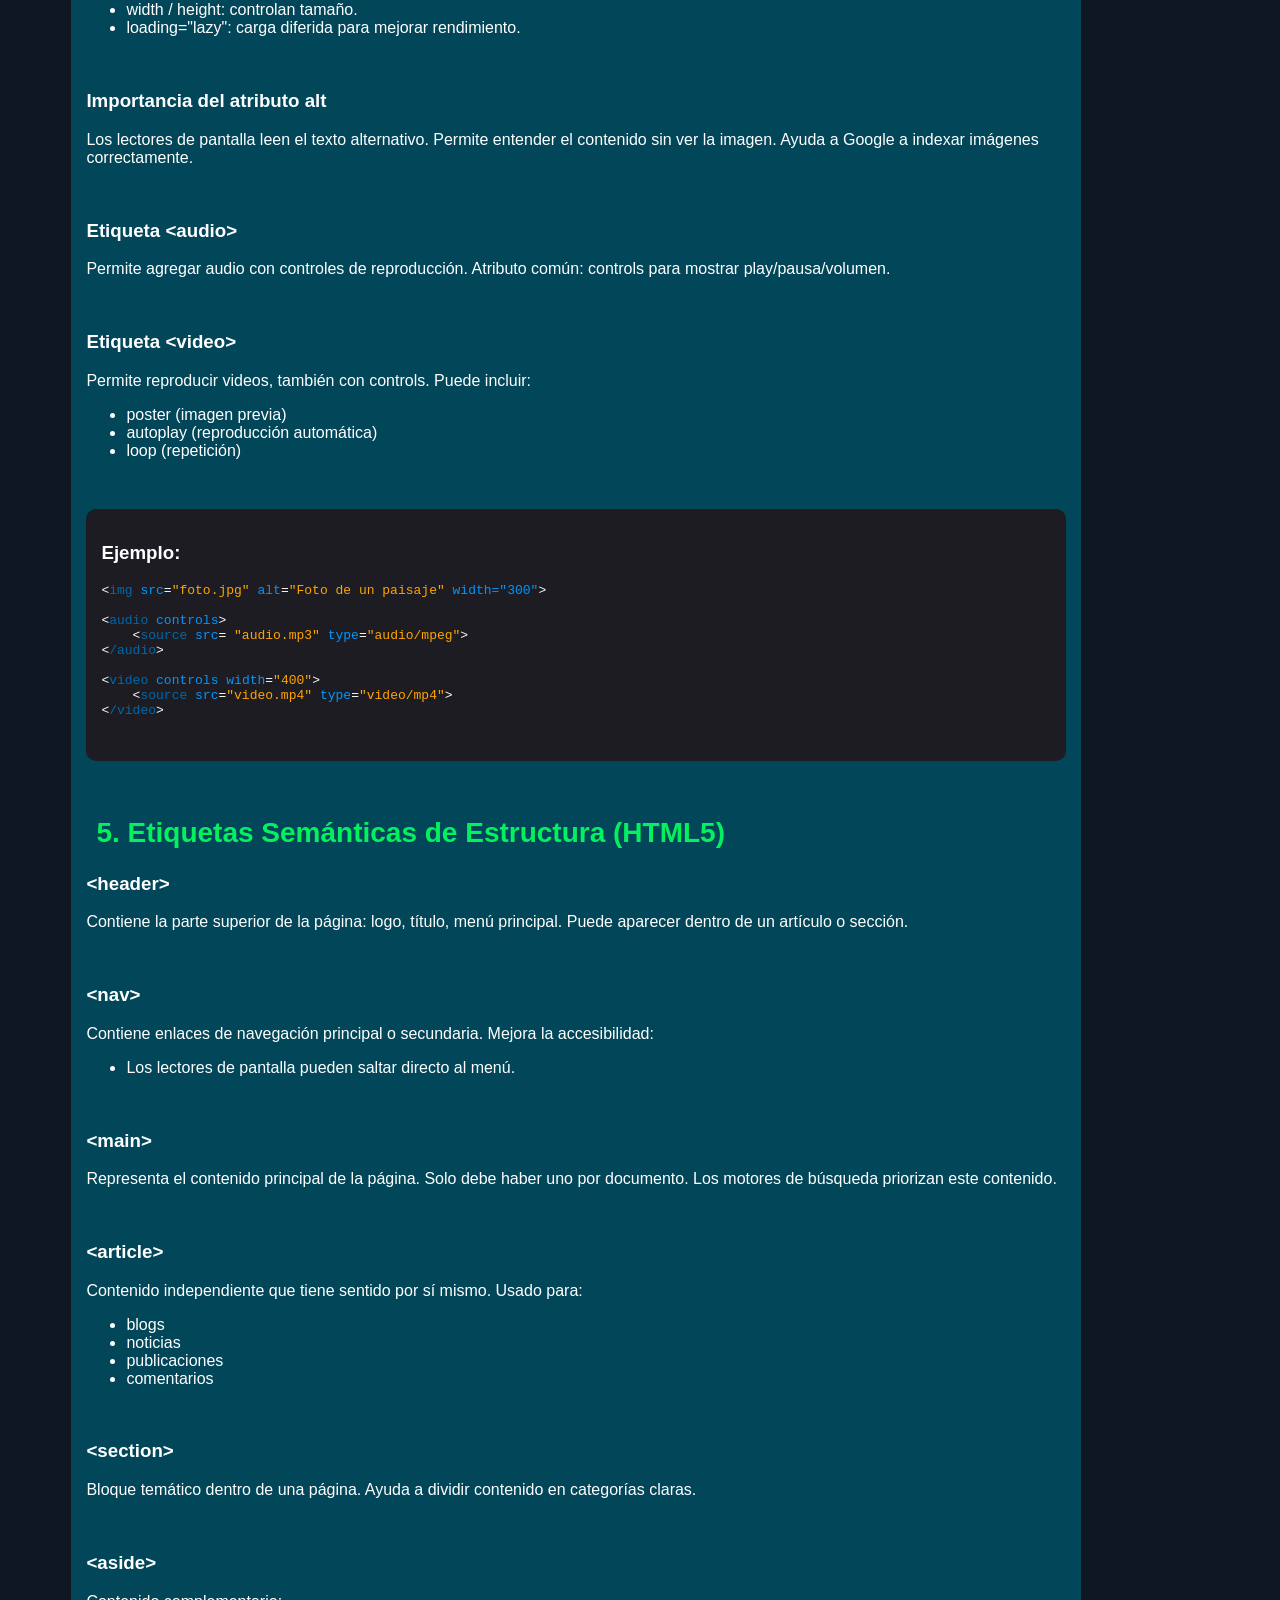
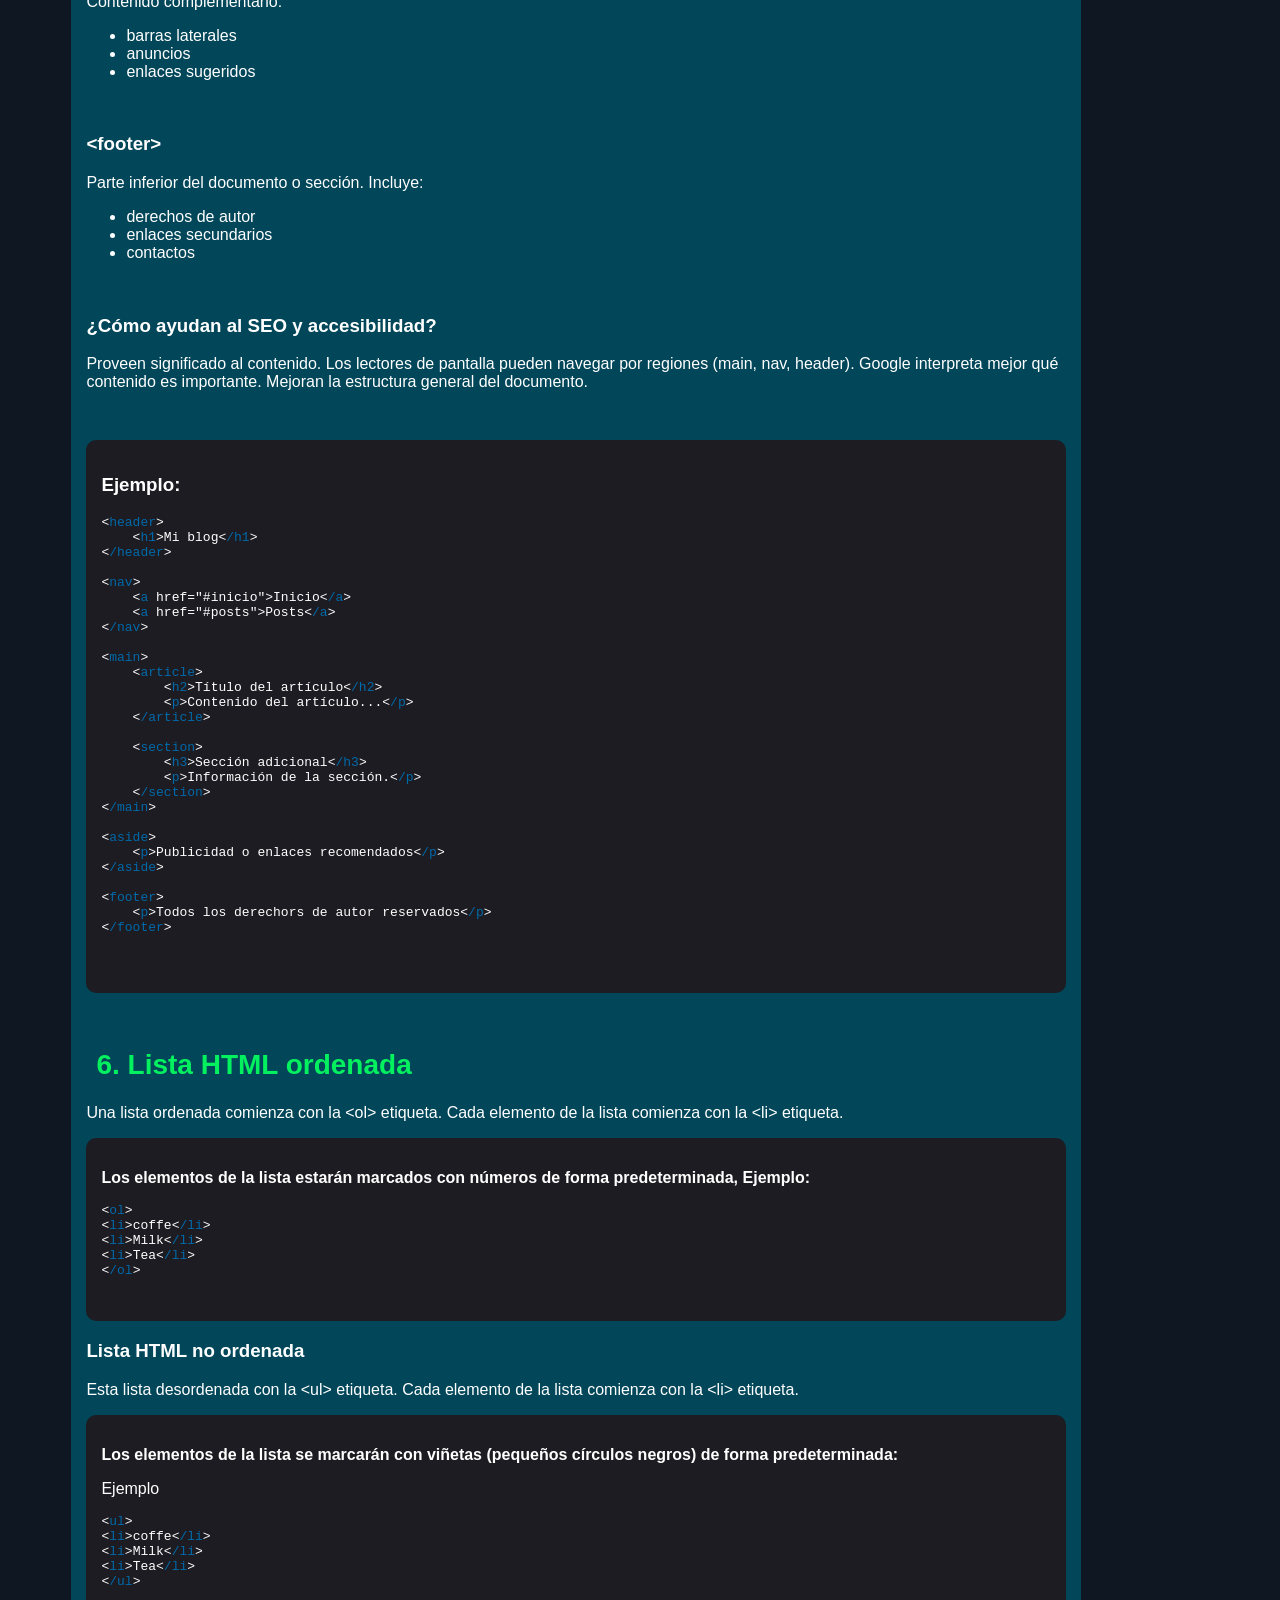
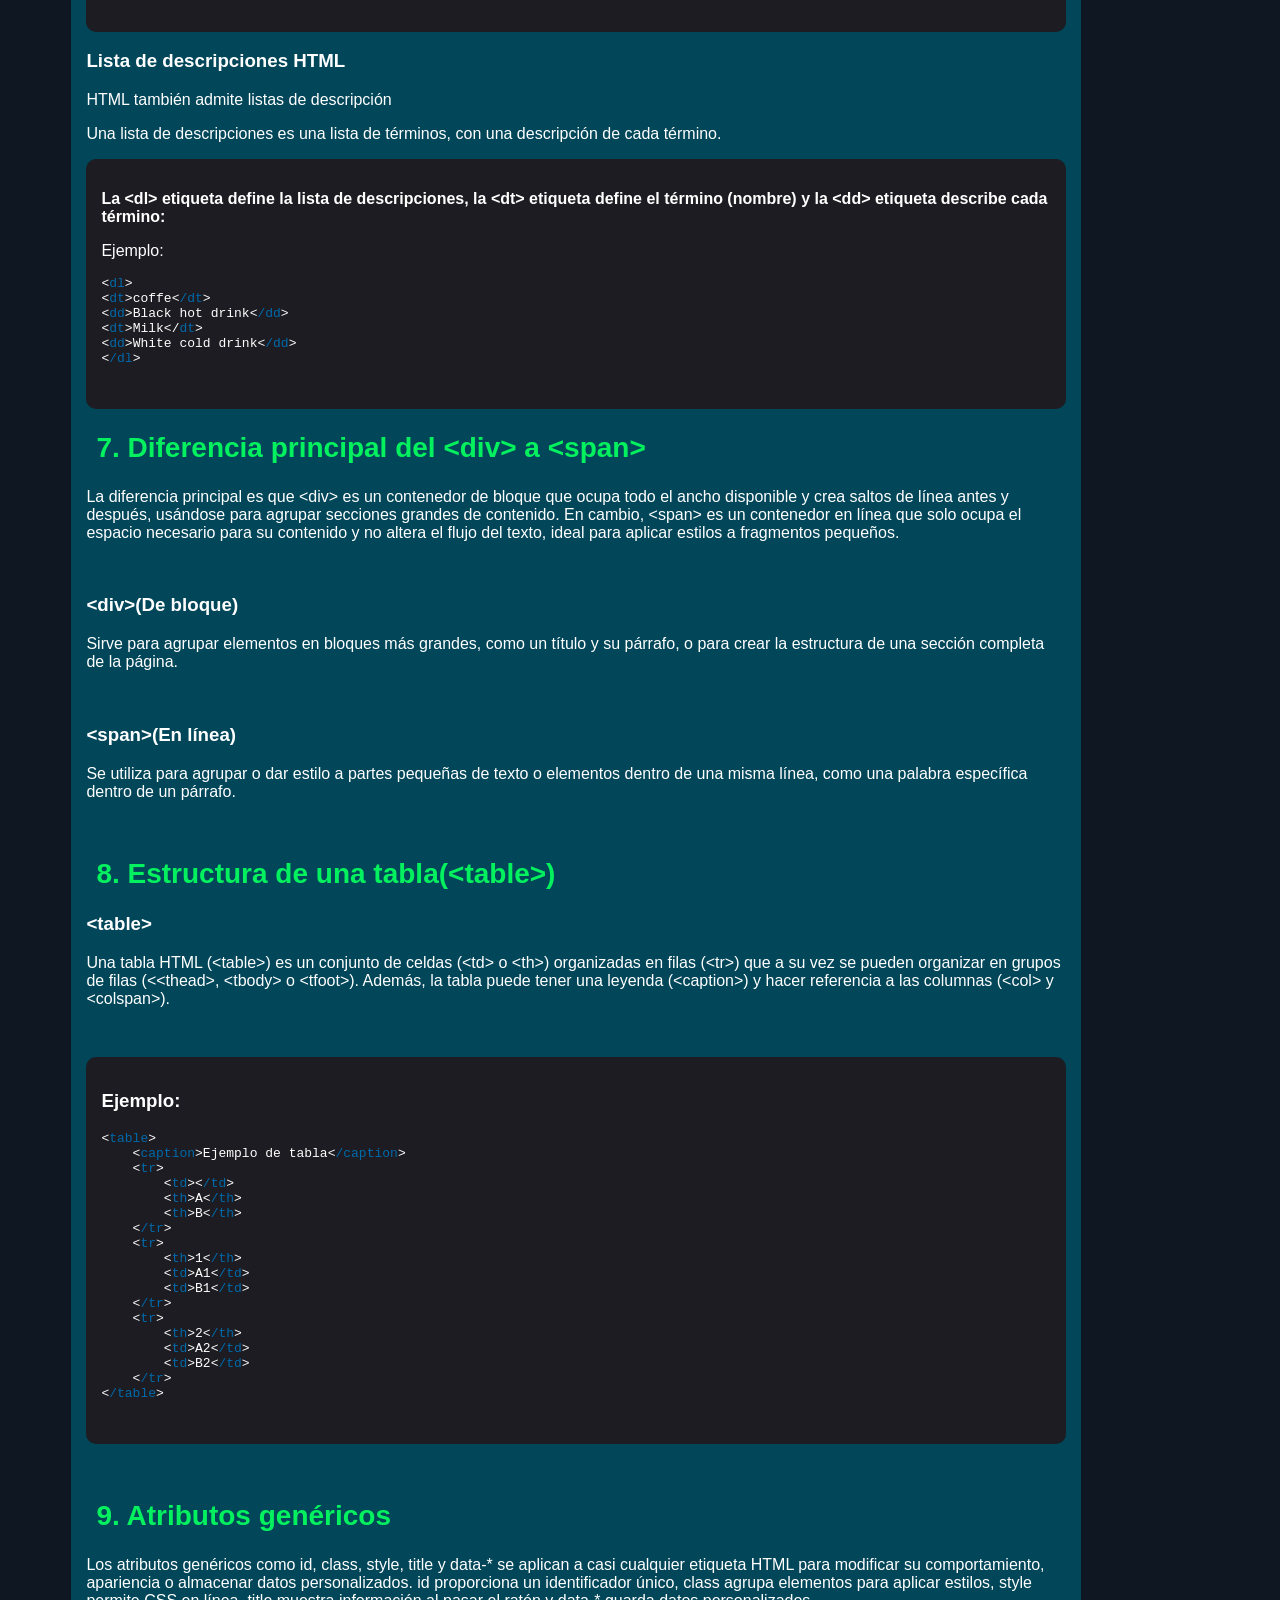
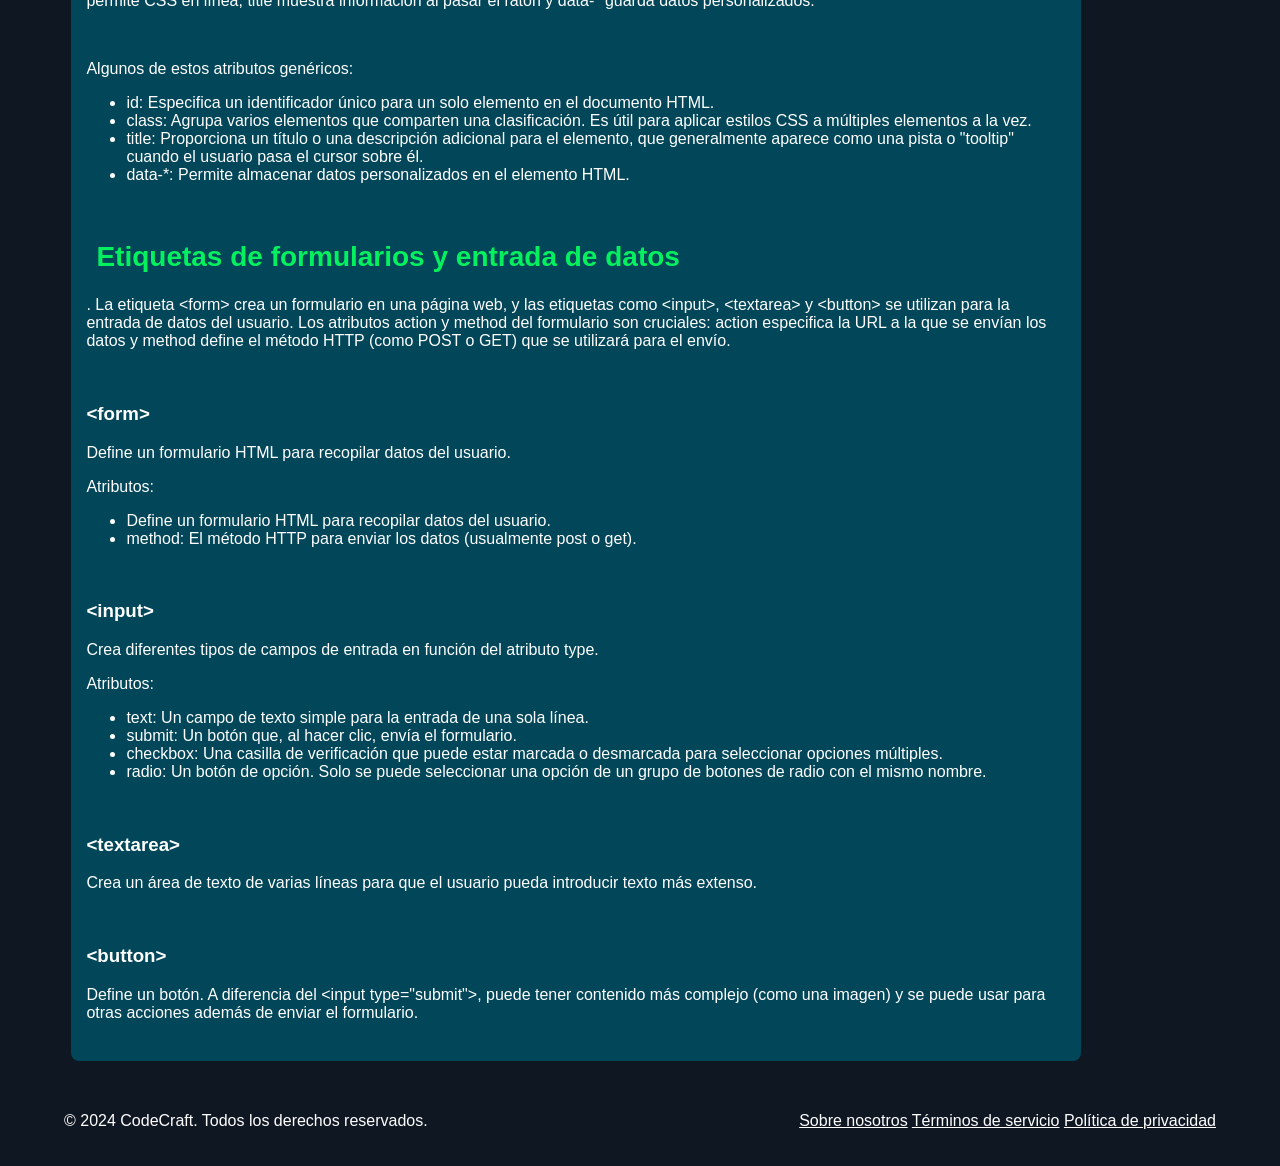
<file: sechtml-1.html>
<!DOCTYPE html>
<html lang="es">

<head>
    <meta charset="UTF-8">
    <meta name="viewport" content="width=device-width, initial-scale=1.0">
    <title>Introducción a HTML</title>
    <link rel="stylesheet" href="css/style.css">
</head>
<body>
   <!-- ===== Menú ===== -->
    <header class="header container">
        <div class="brand">
            <img src="imagen/cube.png" alt="logo" class="logo-img">
            <div class="logo-box"></div>
            CodeCraft
        </div>

        <nav>
            <div class="Lista de enlaces">
            <a href="index.html">INICIO</a>
            <a href="seccss.html">CSS</a>
            <a href="PaginaJavaScript.html">JAVASCRIPT</a>
            </div>
            <button class="cta">Iniciar sesión</button>
        </nav> 
    </header>

    <main class="main-content">
        <section class="intro">
            <h1>Introducción a HTML: La Estructura de la Web</h1>
            <p>HTML, o HyperText Markup Language, es el lenguaje estándar utilizado para crear y diseñar páginas web.
                Define la estructura del contenido web mediante un sistema de 'etiquetas' que envuelven diferentes
                partes del contenido para que aparezcan o actúen de una determinada manera. Es el esqueleto fundamental
                sobre el que se construyen todos los sitios web.</p>
        </section>

        <section class="conceptos">
            <h2>Conceptos Fundamentales</h2>
            <p>Para entender HTML, es crucial familiarizarse con tres conceptos básicos: etiquetas, que definen el tipo
                de contenido; atributos, que proporcionan información adicional sobre las etiquetas; y elementos, que
                son la combinación de una etiqueta de apertura, contenido y una etiqueta de cierre.</p>
            <div class="code-example">
                <p><strong>Ejemplo: Estructura básica de HTML</strong></p>
                <pre>
&lt;<x class="azul-oscuro">!DOCTYPE</x> <x class="azul">html</x>&gt;
&lt;<x class="azul-oscuro">html</x> <x class="azul">lang="en"</x>&gt;
    &lt;<x class="azul-oscuro">head</x>&gt;
        &lt;<x class="azul-oscuro">meta</x> <x class="azul">charset</x>=<x class="naranja">"UTF-8"</x>&gt;
        &lt;<x class="azul-oscuro">title</x>&gt;Mi Primera Página Web&lt;<x class="azul-oscuro">/title</x>&gt;
    &lt;<x class="azul-oscuro">/head</x>&gt;
    &lt;<x class="azul-oscuro">body</x>&gt;
        &lt;<x class="azul-oscuro">h1</x>&gt;Hola, Mundo!&lt;<x class="azul-oscuro">/h1</x>&gt;
    &lt;<x class="azul-oscuro">/body</x>&gt;
&lt;<x class="azul-oscuro">/html</x>&gt;
                </pre>
            </div>
        </section>

        <section class="elementos">
            <h2>Lista de Elementos Básicos</h2>
            <ul>
                <li><strong>Etiquetas de Título (&lt;h1&gt; a &lt;h6&gt;):</strong> Se utilizan para definir
                    encabezados, donde &lt;h1&gt; es el más importante.</li>
                <li><strong>Párrafos (&lt;p&gt;):</strong> Usados para agrupar bloques de texto.</li>
                <li><strong>Enlaces (&lt;a&gt;):</strong> Crean hipervínculos a otras páginas. El atributo href
                    especifica la URL de destino.</li>
                <li><strong>Imágenes (&lt;img&gt;):</strong> Incrustan imágenes en la página. Los atributos src (fuente)
                    y alt (texto alternativo) son esenciales.</li>
            </ul>
            <div class="code-example">
                <p><strong>Ejemplo: Combinando elementos</strong></p>
                <pre>
&lt;<x class="azul-oscuro">h1</x>&gt;Mi Blog de Viajes&lt;<x class="azul-oscuro">/h1</x>&gt;
&lt;<x class="azul-oscuro">p</x>&gt;Bienvenido a mi blog. Aquí comparto mis aventuras.&lt;<x class="azul-oscuro">/p</x>&gt;
&lt;<x class="azul-oscuro">img</x> <x class="azul">src</x>=<x class="naranja">"mountain.jpg"</x> <x class="azul-oscuro">alt</x>=<x class="naranja">"Una montaña nevada al atardecer"</x>&gt;
&lt;<x class="azul-oscuro">p</x>&gt;
    Lee más sobre mis proyectos en &lt;<x class="azul-oscuro">a</x> <x class="azul">href</x>=<x class="naranja">"proyectos"</x>&gt;esta página&lt;<x class="azul-oscuro">/a</x>&gt;.
&lt;<x class="azul-oscuro">/p</x>&gt;
                </pre>
            </div>
        </section>

        <!--/////// SECCIÓN 1 ///////-->
        <section class="Comandos">
            <div class="Section-1">
                <h2>1. Estructura básica y Doctype</h2>
                <h3>&lt;!DOCTYPE html&gt;</h3>
                <p>Es una instrucción que le dice al navegador que el documento está escrito en HTML5, la versión más
                    moderna del estándar. Evita que el navegador entre en "modo compatible" (quirks mode), un modo
                    antiguo que puede generar
                    errores en estilos y estructura. No es una etiqueta; es una declaración que debe ir siempre en la
                    primera línea del documento.</p>
                <br>

                <h3>&lt;html&gt;</h3>
                <p>Es la etiqueta raíz que envuelve todo el contenido HTML. Define el idioma del documento mediante el
                    atributo lang. Ejemplo: lang="es" indica que todo el contenido está en español.</p>
                <p>Esto mejora: </p>
                <ul>
                    <li>Lectores de pantalla.</li>
                    <li>Motores de búsqueda.</li>
                    <li>Traducción automática.</li>
                </ul>
                <p>Puede contener atributos como: </p>
                <ul>
                    <li>dir="ltr" (orientación de texto izquierda a derecha)</li>
                    <li>dir="rtl" (derecha a izquierda, usado en árabe o hebreo)</li>
                </ul>
                <br>

                <h3>&lt;head&gt;</h3>
                <p>Contiene metadatos, información técnica que no se muestra directamente.</p>
                <p>Elementos comunes:</p>
                <ul>
                    <li>&lt;meta charset="UTF-8"&gt;: define la codificación universal para caracteres.</li>
                    <li>&lt;title&gt;: texto de la pestaña del navegador.</li>
                    <li>&lt;link&gt;: cargar CSS externo.</li>
                    <li>&lt;meta name="desciption"&gt;: descripción para SEO.</li>
                </ul>
                <p>Todo lo que va en &lt;head&gt; ayuda a configurar el sitio, pero no se ve en pantalla.</p>
                <br>

                <h3>&lt;body&gt;</h3>
                <p>Contiene todo el contenido visible del sitio:</p>
                <li>textos, imágenes, tablas, botones, formularios, etc.</li>
                <p>Es la capa que muestra la interfaz al usuario final.</p>
                <p>Puede incluir atributos como:</p>
                <ul>
                    <li>onload (ejecutar acciones al cargar la página)</li>
                    <li>class y id (para estilo y scripts)</li>
                </ul>
                <br>

                <div class="code-example">
                    <h3>Ejemplo:</h3>
                    <pre>
&lt;<x class="azul-oscuro">!DOCTYPE</x> <x class="azul">html</x>&gt;
    &lt;<x class="azul-oscuro">li</x>&gt;head&lt;/li&gt;
        &lt;<x class="azul-oscuro">meta</x> <x class="azul">charset</x> =<x class="naranja">"UTF-8"</x>&gt;
        &lt;<x class="azul-oscuro">title</x>&gt;Mi Página&lt;<x class="azul-oscuro">title</x>&gt;
    &lt;<x class="azul-oscuro">/head</x>&gt;
    &lt;<x class="azul-oscuro">body</x>&gt;
        &lt;<x class="azul-oscuro"></x>h1&gt;Hola mundo&lt;<x class="azul-oscuro">h1</x>&gt;
    &lt;<x class="azul-oscuro">/body</x>&gt;
&lt;<x class="azul-oscuro">/html</x>&gt;

                </pre>
                </div>
            </div>
            <br>
            <!--/////// SECCIÓN 2 ///////-->
            <div class="Section-2">
                <h2>2. Etiquetas de texto y formato</h2>
                <h3>Encabezados &lt;h1&gt; a &lt;h6&gt;</h3>
                <p>Son etiquetas para definir títulos y subtítulos jerárquicos.
                    &lt;h1&gt; es el título más importante; debe usarse solo una vez por página para SEO.
                    Los demás (&lt;h2&gt;, &lt;h3&gt;, etc.) organizan el contenido como capítulos y subcapítulos.
                    Ayudan a lectores de pantalla a navegar por la estructura del documento.
                </p>
                <br>

                <h3>&lt;p&gt;</h3>
                <p>Crea bloques de texto separados.
                    Por defecto agrega un pequeño espacio arriba y abajo para mejorar la lectura.
                    Es la unidad básica para texto largo.
                </p>
                <br>

                <h3>&lt;strong&gt;</h3>
                <p>Aporta importancia semántica.
                    Lectores de pantalla suben el tono para indicar enfasis.
                    Motores de búsqueda lo consideran texto importante.
                </p>
                <br>

                <h3>&lt;b&gt;</h3>
                <p>Solo cambia la apariencia del texto (negrita visual).
                    No indica importancia ni tiene valor semántico.
                </p>
                <br>

                <h3>&lt;em&gt;</h3>
                <p>Indica énfasis semántico real (cambia la entonación en lectores de pantalla).
                    Se usa para resaltar palabras o frases significativas.
                </p>
                <br>

                <h3>&lt;i&gt;</h3>
                <p>Solo muestra el texto en cursiva.
                    Se usa para nombres científicos, palabras extranjeras, etc.
                </p>
                <br>

                <div class="code-example">
                    <h3>Ejemplo:</h3>
                    <pre>
&lt;<x class="azul-oscuro">h2</x>&gt;Titulo importante&lt;<x class="azul-oscuro">/h2</x>&gt;
&lt;<x class="azul-oscuro">p</x>&gt;Este es un  &lt;<x class="azul-oscuro">strong</x>&gt; dato relevantee&lt;<x class="azul-oscuro">/strong</x>&gt; y este es solo &lt;<x class="azul-oscuro">b</x>&gt; texto en negrita &lt;<x class="azul-oscuro">/b</x>&gt;.&lt;<x class="azul-oscuro">/p</x>&gt;
&lt;<x class="azul-oscuro">p</x>&gt; Este texto tiene &lt;<x class="azul-oscuro">em</x>&gt;enfasis real&lt;<x class="azul-oscuro">/em</x>&gt; y este solo &lt;<x class="azul-oscuro">i</x>&gt;está en cursiva&lt;<x class="azul-oscuro">/i</x>&gt;

                </pre>
                </div>

            </div>
            <br>

            <!--/////// SECCIÓN 3 ///////-->
            <div class="Section-3">
                <h2>3. Enlaces e hipervínculos</h2>
                <h3>&lt;a&gt;</h3>
                <p>Sirve para crear enlaces que permiten navegar a otras páginas o secciones.
                    Es uno de los elementos fundamentales de la web.
                </p>
                <p>Atributo principal:</p>
                <ul>
                    <li>href → dirección del destino, que puede ser:</li>
                    <ul>
                        <li>URL externa (otro sitio)</li>
                        <li>URL interna (archivo del mismo proyecto)</li>
                    </ul>
                    <p>Un fragmento del mismo documento usando #.</p>
                </ul>
                <p>Tipos de enlaces: </p>
                <ul>
                    <li>Externos: Conducen a otro sitio web.</li>
                    <li>Internos: Apuntan a otras páginas dentro del mismo sitio.</li>
                    <li>Fragmentos: Navegan a una sección específica, útil para páginas largas.</li>
                </ul>
                <br>

                <h3>target="_blank"</h3>
                <p>Abre el enlace en una nueva pestaña.
                    Se usa para:
                </p>
                <ul>
                    <li>Evitar salir del sitio actual</li>
                    <li>Enlaces a sitios externosl</li>
                </ul>
                <p>Se recomienda añadir también rel="noopener" para seguridad.</p>
                <br>

                <div class="code-example">
                    <h3>Ejemplo:</h3>
                    <pre>
<x class="verde">&lt;!-- Enlace externo --&gt;</x>
&lt;<x class="azul-oscuro">a</x> <x class="azul">href</x>=<x class="naranja">"https://google.com"</x> <x class="azul">target</x>=<x class="naranja">"_blank"</x>&gt;Ir a Google&lt;<x class="azul-oscuro">/a</x>&gt;

<x class="verde">&lt;!-- Enlace interno --&gt;</x>
&lt;<x class="azul-oscuro">a</x> <x class="azul">href</x>=<x class="naranja">"contacto.html"</x>&gt;Página de contacto&lt;<x class="azul-oscuro">/a</x>&gt;

<x class="verde">&lt;!-- Enlace a sección --&gt;</x>
&lt;<x class="azul-oscuro">a</x> <x class="azul">href</x>=<x class="naranja">"#info"</x>&gt;Ir a información&lt;<x class="azul-oscuro">/a</x>&gt;

&lt;<x class="azul-oscuro">p</x> <x class="azul">id</x>=<x class="naranja">"info"</x>&gt;Esta es la sección de información.&lt;<x class="azul-oscuro">/p</x>&gt;

                </pre>
                </div>
            </div>
            <br>

            <!--/////// SECCIÓN 4 ///////-->
            <div class="Section-4">
                <h2>4. Imágenes y multimedia</h2>
                <h3>Etiqueta &lt;img&gt;</h3>
                <p>Inserta imágenes directamente en el documento.
                    No tiene etiqueta de cierre porque es un elemento vacío.
                    Atributos esenciales:
                </p>
                <ul>
                    <li>src: ubicación de la imagen (ruta local o URL)</li>
                    <li>alt: texto alternativo para describir la imagen</li>
                </ul>
                <p>Es imprescindible para:</p>
                <ul>
                    <li>Accesibilidad</li>
                    <li>SEO</li>
                    <li>Cuando la imagen no carga</li>
                </ul>
                <p>Atributos adicionales:</p>
                <ul>
                    <li>width / height: controlan tamaño.</li>
                    <li>loading="lazy": carga diferida para mejorar rendimiento.</li>
                </ul>
                <br>

                <h3>Importancia del atributo alt</h3>
                <p>Los lectores de pantalla leen el texto alternativo.
                    Permite entender el contenido sin ver la imagen.
                    Ayuda a Google a indexar imágenes correctamente.
                </p>
                <br>

                <h3>Etiqueta &lt;audio&gt;</h3>
                <p>Permite agregar audio con controles de reproducción.
                    Atributo común: controls para mostrar play/pausa/volumen.
                </p>
                <br>

                <h3>Etiqueta &lt;video&gt;</h3>
                <p>Permite reproducir videos, también con controls.
                    Puede incluir:
                </p>
                <ul>
                    <li>poster (imagen previa)</li>
                    <li>autoplay (reproducción automática)</li>
                    <li>loop (repetición)</li>
                </ul>
                <br>

                <div class="code-example">
                    <h3>Ejemplo:</h3>
                    <pre>
&lt;<x class="azul-oscuro">img</x> <x class="azul">src</x>=<x class="naranja">"foto.jpg"</x> <x class="azul">alt</x>=<x class="naranja">"Foto de un paisaje"</x> <x class="azul">width="300"</x>&gt;

&lt;<x class="azul-oscuro">audio</x> <x class="azul">controls</x>&gt;
    &lt;<x class="azul-oscuro">source</x> <x class="azul">src</x>=<x class="naranja"> "audio.mp3"</x> <x class="azul">type</x>=<x class="naranja">"audio/mpeg"</x>&gt;
&lt;<x class="azul-oscuro">/audio</x>&gt;

&lt;<x class="azul-oscuro">video</x> <x class="azul">controls</x> <x class="azul">width</x>=<x class="naranja">"400"</x>&gt;
    &lt;<x class="azul-oscuro">source</x> <x class="azul">src</x>=<x class="naranja">"video.mp4"</x> <x class="azul">type</x>=<x class="naranja">"video/mp4"</x>&gt;
&lt;<x class="azul-oscuro">/video</x>&gt;
                </pre>
                </div>
            </div>
            <br>
            
            <!--/////// SECCIÓN 5 ///////-->
            <div class="Sectio-5">
                <h2>5. Etiquetas Semánticas de Estructura (HTML5)</h2>
                <h3>&lt;header&gt;</h3>
                <p>Contiene la parte superior de la página:
                    logo, título, menú principal.
                    Puede aparecer dentro de un artículo o sección.
                </p>
                <br>

                <h3>&lt;nav&gt;</h3>
                <p>Contiene enlaces de navegación principal o secundaria.
                    Mejora la accesibilidad:
                <ul>
                    <li>Los lectores de pantalla pueden saltar directo al menú.</li>
                </ul>
                </p>
                <br>

                <h3>&lt;main&gt;</h3>
                <p>Representa el contenido principal de la página.
                    Solo debe haber uno por documento.
                    Los motores de búsqueda priorizan este contenido.
                </p>
                <br>

                <h3>&lt;article&gt;</h3>
                <p>Contenido independiente que tiene sentido por sí mismo.
                    Usado para:
                </p>
                <ul>
                    <li>blogs</li>
                    <li>noticias</li>
                    <li>publicaciones</li>
                    <li>comentarios</li>
                </ul>
                <br>

                <h3>&lt;section&gt;</h3>
                <p>Bloque temático dentro de una página.
                    Ayuda a dividir contenido en categorías claras.
                </p>
                <br>

                <h3>&lt;aside&gt;</h3>
                <p>Contenido complementario:</p>
                <ul>
                    <li>barras laterales</li>
                    <li>anuncios</li>
                    <li>enlaces sugeridos</li>
                </ul>
                <br>

                <h3>&lt;footer&gt;</h3>
                <p>Parte inferior del documento o sección.
                    Incluye:
                </p>
                <ul>
                    <li>derechos de autor</li>
                    <li>enlaces secundarios</li>
                    <li>contactos</li>
                </ul>
                <br>

                <h3>¿Cómo ayudan al SEO y accesibilidad?</h3>
                <p>Proveen significado al contenido.
                    Los lectores de pantalla pueden navegar por regiones (main, nav, header).
                    Google interpreta mejor qué contenido es importante.
                    Mejoran la estructura general del documento.
                </p>
                <br>

                <div class="code-example">
                    <h3>Ejemplo:</h3>
                    <pre>
&lt;<x class="azul-oscuro">header</x>&gt;
    &lt;<x class="azul-oscuro">h1</x>&gt;Mi blog&lt;<x class="azul-oscuro">/h1</x>&gt;
&lt;<x class="azul-oscuro">/header</x>&gt;

&lt;<x class="azul-oscuro">nav</x>&gt;
    &lt;<x class="azul-oscuro">a</x> href="#inicio"&gt;Inicio&lt;<x class="azul-oscuro">/a</x>&gt;
    &lt;<x class="azul-oscuro">a</x> href="#posts"&gt;Posts&lt;<x class="azul-oscuro">/a</x>&gt;
&lt;<x class="azul-oscuro">/nav</x>&gt;

&lt;<x class="azul-oscuro">main</x>&gt;
    &lt;<x class="azul-oscuro">article</x>&gt;
        &lt;<x class="azul-oscuro">h2</x>&gt;Título del artículo&lt;<x class="azul-oscuro">/h2</x>&gt;
        &lt;<x class="azul-oscuro">p</x>&gt;Contenido del artículo...&lt;<x class="azul-oscuro">/p</x>&gt;
    &lt;<x class="azul-oscuro">/article</x>&gt;

    &lt;<x class="azul-oscuro">section</x>&gt;
        &lt;<x class="azul-oscuro">h3</x>&gt;Sección adicional&lt;<x class="azul-oscuro">/h3</x>&gt;
        &lt;<x class="azul-oscuro">p</x>&gt;Información de la sección.&lt;<x class="azul-oscuro">/p</x>&gt;
    &lt;<x class="azul-oscuro">/section</x>&gt;
&lt;<x class="azul-oscuro">/main</x>&gt;

&lt;<x class="azul-oscuro">aside</x>&gt;
    &lt;<x class="azul-oscuro">p</x>&gt;Publicidad o enlaces recomendados&lt;<x class="azul-oscuro">/p</x>&gt;
&lt;<x class="azul-oscuro">/aside</x>&gt;

&lt;<x class="azul-oscuro">footer</x>&gt;
    &lt;<x class="azul-oscuro">p</x>&gt;Todos los derechors de autor reservados&lt;<x class="azul-oscuro">/p</x>&gt;
&lt;<x class="azul-oscuro">/footer</x>&gt;

                </pre>
                </div>
            </div>
            <br>

            <!--/////// SECCIÓN 6 ///////-->
            <div class="Section-6">
                <h2>6. Lista HTML ordenada</h2>
                <p>Una lista ordenada comienza con la &lt;ol&gt; etiqueta. Cada elemento de la lista comienza con la
                    &lt;li&gt; etiqueta.</p>
                <div class="code-example">
                    <p><strong>Los elementos de la lista estarán marcados con números de forma predeterminada, Ejemplo:
                        </strong></p>
                    <pre>
&lt;<x class="azul-oscuro">ol</x>&gt;
&lt;<x class="azul-oscuro">li</x>&gt;coffe&lt;<x class="azul-oscuro">/li</x>&gt;
&lt;<x class="azul-oscuro">li</x>&gt;Milk&lt;<x class="azul-oscuro">/li</x>&gt;
&lt;<x class="azul-oscuro">li</x>&gt;Tea&lt;<x class="azul-oscuro">/li</x>&gt;
&lt;<x class="azul-oscuro">/ol</x>&gt;
                </pre>
                </div>
                <h3> Lista HTML no ordenada</h3>
                <p>Esta lista desordenada con la &lt;ul&gt; etiqueta. Cada elemento de la lista comienza con la
                    &lt;li&gt; etiqueta.</p>
                <div class="code-example">
                    <p><strong>Los elementos de la lista se marcarán con viñetas (pequeños círculos negros) de forma
                            predeterminada: </strong></p>
                    <p>Ejemplo</p>
                    <pre>
&lt;<x class="azul-oscuro">ul</x>&gt;
&lt;<x class="azul-oscuro">li</x>&gt;coffe&lt;<x class="azul-oscuro">/li</x>&gt;
&lt;<x class="azul-oscuro">li</x>&gt;Milk&lt;<x class="azul-oscuro">/li</x>&gt;
&lt;<x class="azul-oscuro">li</x>&gt;Tea&lt;<x class="azul-oscuro">/li</x>&gt;
&lt;<x class="azul-oscuro">/ul</x>&gt;
                </pre>
                </div>

                <h3> Lista de descripciones HTML</h3>
                <p>HTML también admite listas de descripción</p>
                <p>Una lista de descripciones es una lista de términos, con una descripción de cada término.</p>
                <div class="code-example">
                    <p><strong>La &lt;dl&gt; etiqueta define la lista de descripciones, la &lt;dt&gt; etiqueta
                            define el término (nombre) y la &lt;dd&gt; etiqueta describe cada término: </strong>
                    </p>
                    <p>Ejemplo:</p>
                    <pre>
&lt;<x class="azul-oscuro">dl</x>&gt;
&lt;<x class="azul-oscuro">dt</x>&gt;coffe&lt;<x class="azul-oscuro">/dt</x>&gt;
&lt;<x class="azul-oscuro">dd</x>&gt;Black hot drink&lt;<x class="azul-oscuro">/dd</x>&gt;
&lt;<x class="azul-oscuro">dt</x>&gt;Milk&lt;/<x class="azul-oscuro">dt</x>&gt;
&lt;<x class="azul-oscuro">dd</x>&gt;White cold drink&lt;<x class="azul-oscuro">/dd</x>&gt;
&lt;<x class="azul-oscuro">/dl</x>&gt;
                </pre>
                </div>
            </div>

            <!--/////// SECCIÓN 7 ///////-->
            <div class="Section-7">
                <h2>7. Diferencia principal del &lt;div&gt; a &lt;span&gt;</h2>
                <p>La diferencia principal es que &lt;div&gt; es un contenedor de bloque que ocupa todo el ancho
                    disponible y crea saltos de línea antes y después, usándose para agrupar secciones grandes de
                    contenido. En cambio, &lt;span&gt; es un contenedor en línea que solo ocupa el espacio necesario
                    para su contenido y no altera el flujo del texto, ideal para aplicar estilos a fragmentos pequeños.
                </p>
                <br>

                <h3>&lt;div&gt;(De bloque)</h3>
                <p>Sirve para agrupar elementos en bloques más grandes, como un título y su párrafo, o para crear la
                    estructura de una sección completa de la página.</p>
                <br>

                <h3>&lt;span&gt;(En línea)</h3>
                <p>Se utiliza para agrupar o dar estilo a partes pequeñas de texto o elementos dentro de una misma
                    línea, como una palabra específica dentro de un párrafo.</p>

            </div>
            <br>

            <!--/////// SECCIÓN 8 ///////-->
            <div class="Section-8">
                <h2>8. Estructura de una tabla(&lt;table&gt;)</h2>
                <h3>&lt;table&gt;</h3>
                <p>Una tabla HTML (&lt;table&gt;) es un conjunto de celdas (&lt;td&gt; o &lt;th&gt;) organizadas en
                    filas (&lt;tr&gt;) que a su vez se pueden organizar en grupos de filas (<&lt;thead&gt;,
                        &lt;tbody&gt; o &lt;tfoot&gt;). Además, la tabla puede tener una leyenda (&lt;caption&gt;) y
                        hacer referencia a las columnas (&lt;col&gt; y &lt;colspan&gt;).</p>
                        <br>

                        <div class="code-example">
                            <h3>Ejemplo:</h3>
                            <pre>
&lt;<x class="azul-oscuro">table</x>&gt;
    &lt;<x class="azul-oscuro">caption</x>&gt;Ejemplo de tabla&lt;<x class="azul-oscuro">/caption</x>&gt;
    &lt;<x class="azul-oscuro">tr</x>&gt;
        &lt;<x class="azul-oscuro">td</x>&gt;&lt;<x class="azul-oscuro">/td</x>&gt;
        &lt;<x class="azul-oscuro">th</x>&gt;A&lt;<x class="azul-oscuro">/th</x>&gt;
        &lt;<x class="azul-oscuro">th</x>&gt;B&lt;<x class="azul-oscuro">/th</x>&gt;
    &lt;<x class="azul-oscuro">/tr</x>&gt;
    &lt;<x class="azul-oscuro">tr</x>&gt;
        &lt;<x class="azul-oscuro">th</x>&gt;1&lt;<x class="azul-oscuro">/th</x>&gt;
        &lt;<x class="azul-oscuro">td</x>&gt;A1&lt;<x class="azul-oscuro">/td</x>&gt;
        &lt;<x class="azul-oscuro">td</x>&gt;B1&lt;<x class="azul-oscuro">/td</x>&gt;
    &lt;<x class="azul-oscuro">/tr</x>&gt;
    &lt;<x class="azul-oscuro">tr</x>&gt;
        &lt;<x class="azul-oscuro">th</x>&gt;2&lt;<x class="azul-oscuro">/th</x>&gt;
        &lt;<x class="azul-oscuro">td</x>&gt;A2&lt;<x class="azul-oscuro">/td</x>&gt;
        &lt;<x class="azul-oscuro">td</x>&gt;B2&lt;<x class="azul-oscuro">/td</x>&gt;
    &lt;<x class="azul-oscuro">/tr</x>&gt;
&lt;<x class="azul-oscuro">/table</x>&gt;
                </pre>
                        </div>
            </div>
            <br>

            <!--/////// SECCIÓN 9 ///////-->
            <div class="Section-9">
                <h2>9. Atributos genéricos</h2>
                <p>Los atributos genéricos como id, class, style, title y data-* se aplican a casi cualquier etiqueta
                    HTML para modificar su comportamiento, apariencia o almacenar datos personalizados. id proporciona
                    un identificador único, class agrupa elementos para aplicar estilos, style permite CSS en línea,
                    title muestra información al pasar el ratón y data-* guarda datos personalizados. </p>
                <br>
                <p>Algunos de estos atributos genéricos: </p>
                <ul>
                    <li>id: Especifica un identificador único para un solo elemento en el documento HTML.</li>
                    <li>class: Agrupa varios elementos que comparten una clasificación. Es útil para aplicar estilos CSS
                        a múltiples elementos a la vez.</li>
                    <li>title: Proporciona un título o una descripción adicional para el elemento, que generalmente
                        aparece como una pista o "tooltip" cuando el usuario pasa el cursor sobre él.</li>
                    <li>data-*: Permite almacenar datos personalizados en el elemento HTML.</li>
                </ul>
            </div>
            <br>

            <!--/////// SECCIÓN 10 ///////-->
            <div class="Section-10">
                <h2>Etiquetas de formularios y entrada de datos</h2>
                <p>. La etiqueta &lt;form&gt; crea un formulario en una página web, y las etiquetas como &lt;input&gt;,
                    &lt;textarea&gt; y &lt;button&gt; se utilizan para la entrada de datos del usuario. Los atributos
                    action y method del formulario son cruciales: action especifica la URL a la que se envían los datos
                    y method define el método HTTP (como POST o GET) que se utilizará para el envío.</p>
                <br>

                <h3>&lt;form&gt;</h3>
                <p>Define un formulario HTML para recopilar datos del usuario.</p>
                <p>Atributos: </p>
                <ul>
                    <li>Define un formulario HTML para recopilar datos del usuario.</li>
                    <li>method: El método HTTP para enviar los datos (usualmente post o get).</li>
                </ul>
                <br>

                <h3>&lt;input&gt;</h3>
                <p>Crea diferentes tipos de campos de entrada en función del atributo type.</p>
                <p>Atributos: </p>
                <ul>
                    <li>text: Un campo de texto simple para la entrada de una sola línea.</li>
                    <li>submit: Un botón que, al hacer clic, envía el formulario.</li>
                    <li>checkbox: Una casilla de verificación que puede estar marcada o desmarcada para seleccionar
                        opciones múltiples.</li>
                    <li>radio: Un botón de opción. Solo se puede seleccionar una opción de un grupo de botones de radio
                        con el mismo nombre.</li>
                </ul>
                <br>

                <h3>&lt;textarea&gt;</h3>
                <p>Crea un área de texto de varias líneas para que el usuario pueda introducir texto más extenso.</p>
                <br>

                <h3>&lt;button&gt;</h3>
                <p>Define un botón. A diferencia del &lt;input type="submit"&gt;, puede tener contenido más complejo
                    (como una imagen) y se puede usar para otras acciones además de enviar el formulario. </p>
            </div>
            <br>
        </section>
    </main>

    <footer class="footer">
        <div class="container">
        <p>© 2024 CodeCraft. Todos los derechos reservados.</p>
        <nav class="footer-nav">
                <a href="#">Sobre nosotros</a>
                <a href="#">Términos de servicio</a>
                <a href="#">Política de privacidad</a>
        </nav>
        </div>
    </footer>
    <script src = "js/MascotaVirtual.js"></script>
</body>
</html>
</file>
<file: css/style.css>
body {
    margin: 0;
    font-family: Arial, sans-serif;
    background-color: #0f1723;
    color: white;
}
/* ===== Menu de navegacion y eso ===== */
.container {
    max-width: 1100px;
    margin: auto;
    padding: 20px;
}


.header {
    display: flex;
    justify-content: space-between;
    align-items: center;
}

.header .brand {
    display: flex;
    align-items: center;
    font-weight: bold;
}

.logo-img {
    width: 32px;     
    height: 32px;    
    object-fit: contain; 
    margin-right: 10px;  
}

.header nav {
    display: flex;
    gap: 20px;
}

.header nav a,
.header nav button {
    background: none;
    border: none;
    color: #c6c6c6;
    cursor: pointer;
    font-size: 14px;
}

.main-content {
    margin: auto;
    width: 90%;
    margin-right: 350px; 
}

.container {
    width: 90%;
    max-width: 1200px;
    margin: auto;

    display: flex;
    justify-content: space-between;
    align-items: center;
}

.intro {
    width: 95%;
    margin: 15px auto;
    padding: 5px 15px;
    background-color: #02485afa;
    border-radius: 8px;
}

.recommendations {
    width: 85%;
    margin: 15px auto;
    padding: 5px 15px;
    background-color: #55e455;
    border-radius: 8px;
    color: #1f2922;
    font-weight: bold;
}

.conceptos, .elementos, .Comandos, .que-es-css, .sintaxis, .propiedades, .category{
    width: 85%;
    margin: 15px auto;
    padding: 5px 15px;
    background-color: #02485afa;
    border-radius: 8px;
}

.code-example {
    background: #1c1c22;
    padding: 15px;
    border-radius: 10px;
    margin: 15px 0px;
}

section h2, h1 {
    font-size: 28px;
    color: #04f15f;
    padding-left: 10px;
}

span {
    color: #008F5A;
}

.span2 {
    color: #003F66;
}

.footer, .footer-nav a {
    color: #FFFFFF;
}

footer {
    color: #FFFFFF;
    text-align: center;
}

.azul {
    color: #0096FF;
}
.naranja {
    color: #FFA500;
}

.azul-oscuro {
    color: #0069aa;
}

.verde {
    color: #00ff37;
}

.amarillo-crema {
    color: #f8be72;
}

.amarillo {
    color: #ffb01e;
}

.main-content-css {
    margin: auto;
    width: 70%;
    margin-left: 350px; 
}
</file>
<file: css/styleeditor.css>
.mini-editor {
    margin: 20px 0;
    padding: 15px;
    background: #6f8f79;
    border-radius: 10px;
    box-shadow: 0 3px 8px rgba(0,0,0,0.15);
}

.mini-editor h2 {
    margin-bottom: 12px;
}

.editor-contenedor {
    display: flex;
    gap: 10px;
    width: 100%;
}

#editorCodigo {
    width: 50%;
    height: 250px;
    background: #1e1e1e;
    color: #f5f5f5;
    border: none;
    border-radius: 8px;
    padding: 10px;
    font-family: monospace;
    font-size: 14px;
    outline: none;
    resize: none;
}

#editorSalida {
    width: 50%;
    height: 250px;
    background: white;
    border: 1px solid #ccc;
    border-radius: 8px;
}
    
#btnEjecutar {
    margin-top: 10px;
    padding: 10px 15px;
    background: #3b82f6;
    color: white;
    border: none;
    border-radius: 8px;
    cursor: pointer;
}

#btnEjecutar:hover {
    background: #2563eb;
}

.codebox {
    background: #1e1e1e;
    border: 1px solid #bcbcbc;
    padding: 10px 10px 10px 10px;
    margin: 20px 0;
    position: relative;
    font-family: monospace;
}

.codebox pre {
    margin: 0;
    white-space: pre-wrap;
    font-size: 14px;
    line-height: 1.4;
}

.copy-btn {
    position: absolute;
    top: 8px;
    right: 8px;
    padding: 4px 10px;
    font-size: 12px;
    border: none;
    background: #d0d0d0;
    cursor: pointer;
}

.copy-btn:hover {
    background: #c4c4c4;
}
</file>
<file: css/styleMenu.css>
.panel-interactivo {
    position: fixed;
    top: 100px;
    left: 20px;
    width: 250px;
    background: #9cc7ca;
    padding: 15px;
    border-radius: 10px;
    box-shadow: 0 4px 10px rgba(0,0,0,0.25);
    z-index: 9999;
    max-height: 60vh;
    overflow-y: auto;
}


.tabs {
    display: flex;
    gap: 8px;
    margin-bottom: 14px;
}

.tabs button {
    flex: 1;
    padding: 8px;
    background: #eb9e56;
    border: none;
    border-radius: 6px;
    cursor: pointer;
    font-size: 14px;
    transition: 0.2s;
}

.tabs button:hover {
    background: #d5d5d5;
}

/* === Panel Interno === */
.panel {
    display: flex;
    flex-direction: column;
    gap: 10px;
}

.btn-estilizar {
    background: #3b82f6;
    color: #ffffff;
    padding: 10px;
    border: none;
    border-radius: 8px;
    cursor: pointer;
    font-weight: bold;
    text-align: center;
    transition: 0.2s;
}

.btn-estilizar:hover {
    background: #2563eb;
}

.panel label {
    font-size: 14px;
    color: #333;
}

.panel input {
    padding: 5px;
    border-radius: 6px;
    border: 1px solid #ccc;
    font-size: 14px;
}

.codigo-css {
    margin-top: 12px;
    background: #1e1e1e;
    color: #9cdcfe;
    padding: 10px;
    border-radius: 8px;
    overflow-x: auto;
    font-size: 14px;
}

.codigo-css pre {
    margin: 0;
    white-space: pre;
}
</file>
